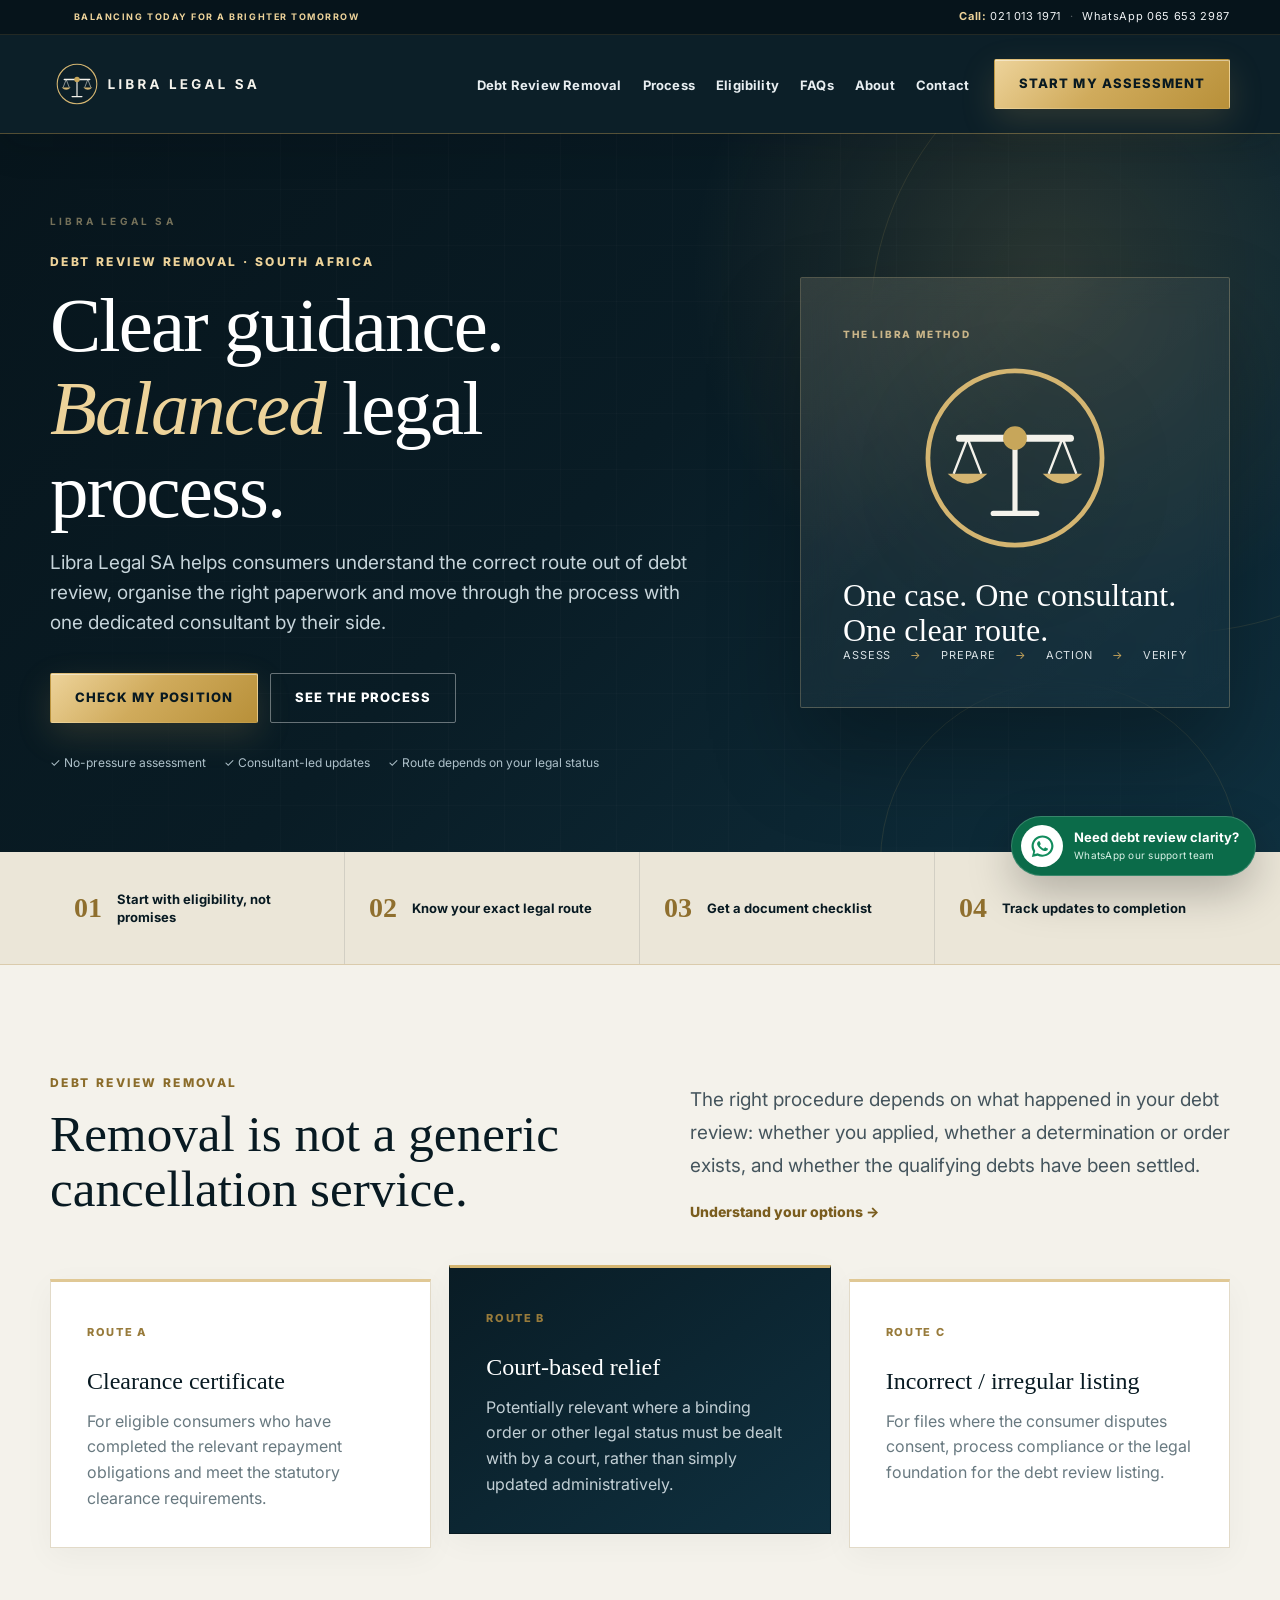
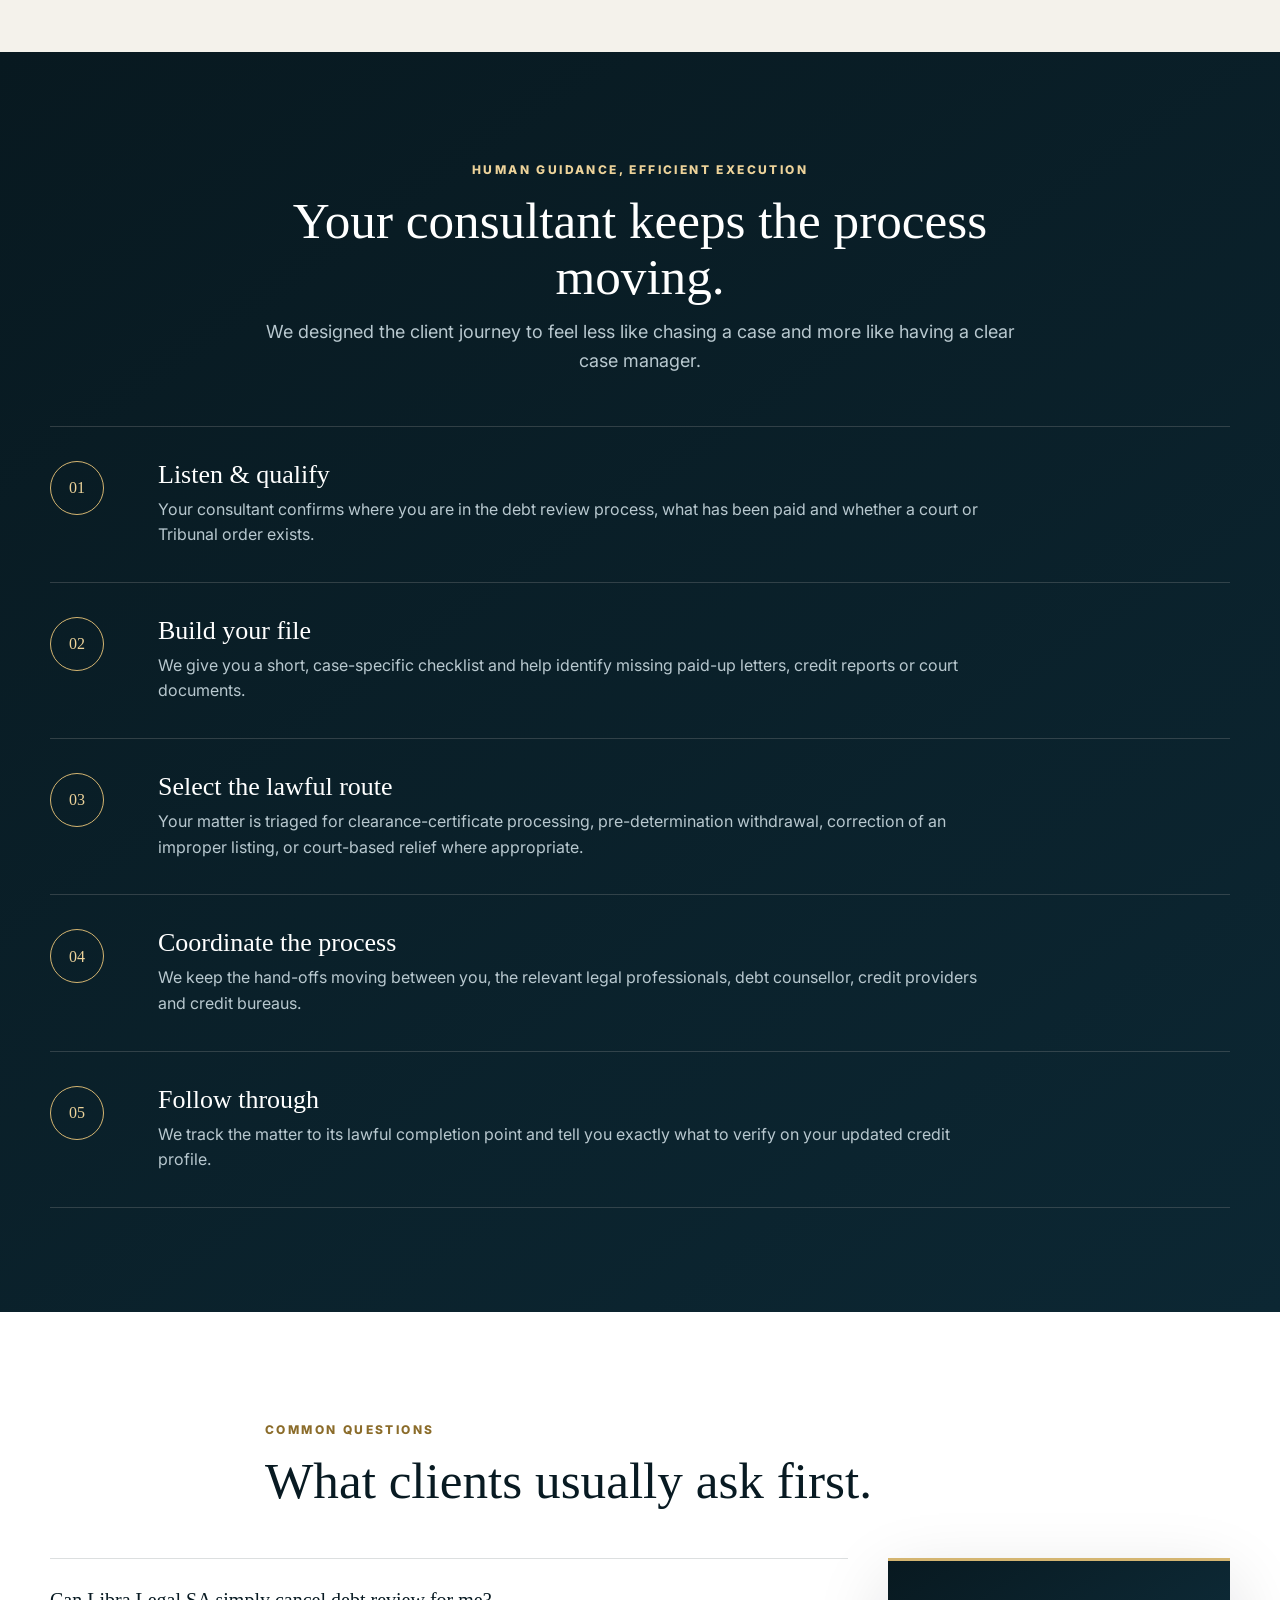
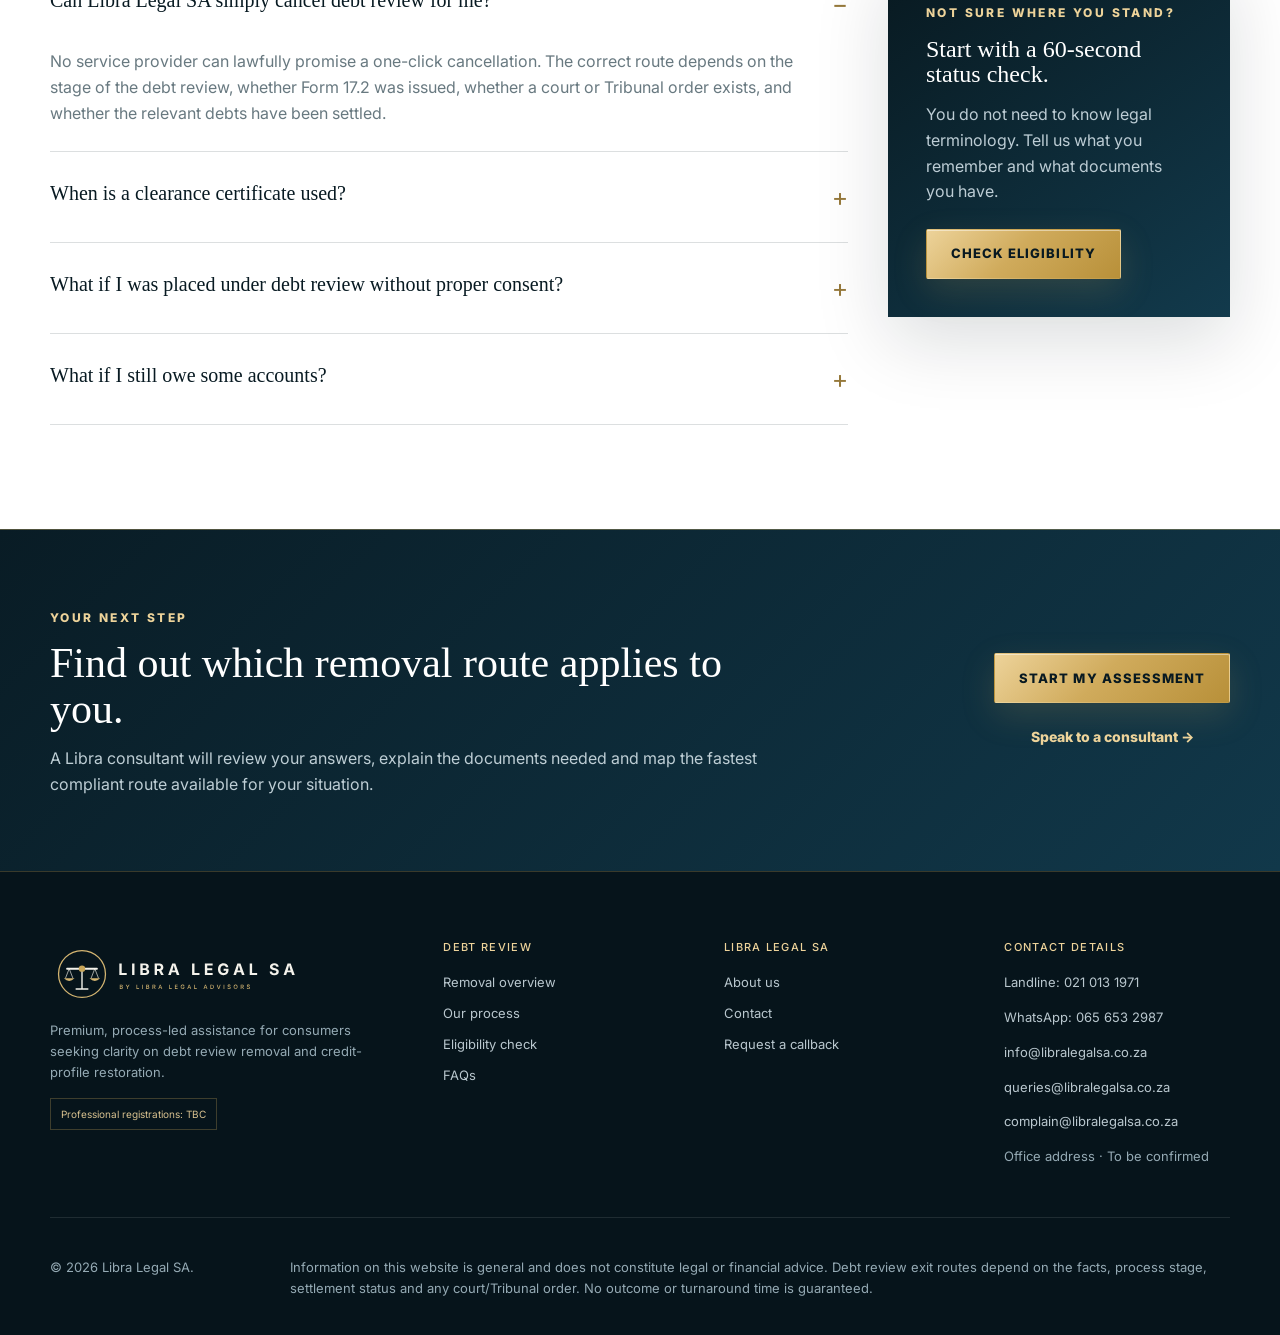
<file: index.html>
<!doctype html><html lang="en"><head><meta charset="utf-8"><meta name="viewport" content="width=device-width,initial-scale=1"><title>Libra Legal SA | Debt Review Removal</title><meta name="description" content="Libra Legal SA helps South African consumers understand and navigate the lawful debt review removal process."><link rel="stylesheet" href="assets/styles.css"><link rel="icon" href="favicon.svg" type="image/svg+xml"><link rel="icon" href="favicon.ico" sizes="any"><link rel="apple-touch-icon" href="apple-touch-icon.png"><meta name="theme-color" content="#081a22"><meta property="og:site_name" content="Libra Legal SA"><meta property="og:type" content="website"><meta property="og:image" content="https://www.libralegalsa.co.za/og-image.png"><meta name="twitter:card" content="summary_large_image"><link rel="preconnect" href="https://fonts.googleapis.com"><link rel="preconnect" href="https://fonts.gstatic.com" crossorigin><link href="https://fonts.googleapis.com/css2?family=Inter:wght@400;500;600;700;800&display=swap" rel="stylesheet"></head><body><header class="site-header"><div class="utility-bar"><div class="shell utility-inner"><span>South Africa · Nationwide assistance</span><span><b>Call:</b> 021 013 1971</span></div></div><div class="shell nav-row"><a href="index.html" class="brand" aria-label="Libra Legal SA home"><svg class="brand-logo" role="img" aria-label="Libra Legal SA" xmlns="http://www.w3.org/2000/svg" viewBox="0 0 474 120"><g transform="translate(60,60) scale(1)"><circle r="44" fill="none" stroke="#d4b571" stroke-width="2.4"/><line x1="-28" y1="-10" x2="28" y2="-10" stroke="#f4f2eb" stroke-width="3.6" stroke-linecap="round"/><path d="M-24 -10 L-31 8 M-24 -10 L-17 8" stroke="#f4f2eb" stroke-width="1.2" fill="none"/><path d="M-34 8 Q-24 18 -14 8 Z" fill="#d4b571"/><path d="M24 -10 L17 8 M24 -10 L31 8" stroke="#f4f2eb" stroke-width="1.2" fill="none"/><path d="M14 8 Q24 18 34 8 Z" fill="#d4b571"/><line x1="0" y1="-10" x2="0" y2="28" stroke="#f4f2eb" stroke-width="2.6"/><line x1="-11" y1="28" x2="11" y2="28" stroke="#f4f2eb" stroke-width="2.6" stroke-linecap="round"/><circle cy="-10" r="6" fill="#c7a65a"/></g><path d="M129.9775390625 71.0H143.8642578125V67.2939453125H134.4453125V49.173828125H129.9775390625ZM158.408203125 49.173828125H153.9404296875V71.0H158.408203125ZM169.36328125 71.0H178.5771484375C183.4990234375 71.0 186.0771484375 68.4365234375 186.0771484375 64.9794921875C186.0771484375 61.7421875 183.7626953125 59.80859375 181.3017578125 59.69140625V59.4716796875C183.54296875 58.9736328125 185.2275390625 57.376953125 185.2275390625 54.7841796875C185.2275390625 51.517578125 182.810546875 49.173828125 178.0205078125 49.173828125H169.36328125ZM173.8310546875 67.3232421875V61.4052734375H177.8154296875C180.056640625 61.4052734375 181.4775390625 62.7236328125 181.4775390625 64.5546875C181.4775390625 66.2099609375 180.3203125 67.3232421875 177.6982421875 67.3232421875ZM173.8310546875 58.34375V52.8212890625H177.44921875C179.5439453125 52.8212890625 180.701171875 53.9052734375 180.701171875 55.501953125C180.701171875 57.259765625 179.2802734375 58.34375 177.361328125 58.34375ZM196.2119140625 71.0H200.6796875V63.20703125H204.1953125L208.35546875 71.0H213.306640625L208.6630859375 62.4892578125C211.1533203125 61.419921875 212.5302734375 59.2666015625 212.5302734375 56.2783203125C212.5302734375 51.986328125 209.6884765625 49.173828125 204.72265625 49.173828125H196.2119140625ZM200.6796875 59.5888671875V52.865234375H203.8876953125C206.626953125 52.865234375 207.916015625 54.0810546875 207.916015625 56.2783203125C207.916015625 58.4609375 206.626953125 59.5888671875 203.90234375 59.5888671875ZM221.654296875 71.0H226.5908203125L228.216796875 65.931640625H235.9658203125L237.650390625 71.0H242.6162109375L234.9697265625 49.173828125H229.1103515625ZM229.330078125 62.4306640625 229.9599609375 60.4677734375C230.619140625 58.2705078125 231.263671875 55.677734375 231.99609375 52.6748046875C232.7578125 55.6484375 233.4462890625 58.2265625 234.1494140625 60.4677734375L234.80859375 62.4306640625ZM266.416015625 71.0H280.302734375V67.2939453125H270.8837890625V49.173828125H266.416015625ZM290.37890625 71.0H305.0126953125V67.2939453125H294.8466796875V61.80078125H304.2216796875V58.1533203125H294.8466796875V52.8798828125H304.9833984375V49.173828125H290.37890625ZM325.26953125 71.29296875C330.748046875 71.29296875 334.6884765625 67.8212890625 334.6884765625 62.09375V59.369140625H325.6064453125V62.767578125H330.3525390625C330.279296875 65.5654296875 328.404296875 67.3232421875 325.298828125 67.3232421875C321.7978515625 67.3232421875 319.5419921875 64.701171875 319.5419921875 60.072265625C319.5419921875 55.443359375 321.87109375 52.8505859375 325.240234375 52.8505859375C327.671875 52.8505859375 329.3125 54.125 329.927734375 56.205078125H334.46875C333.853515625 51.8984375 330.07421875 48.880859375 325.1669921875 48.880859375C319.4248046875 48.880859375 315.0009765625 53.041015625 315.0009765625 60.1162109375C315.0009765625 67.015625 319.146484375 71.29296875 325.26953125 71.29296875ZM343.8564453125 71.0H348.79296875L350.4189453125 65.931640625H358.16796875L359.8525390625 71.0H364.818359375L357.171875 49.173828125H351.3125ZM351.5322265625 62.4306640625 352.162109375 60.4677734375C352.8212890625 58.2705078125 353.4658203125 55.677734375 354.1982421875 52.6748046875C354.9599609375 55.6484375 355.6484375 58.2265625 356.3515625 60.4677734375L357.0107421875 62.4306640625ZM374.513671875 71.0H388.400390625V67.2939453125H378.9814453125V49.173828125H374.513671875ZM420.5791015625 71.322265625C425.8818359375 71.322265625 429.001953125 68.7587890625 429.001953125 64.7890625C429.001953125 61.126953125 426.16015625 59.251953125 422.4833984375 58.40234375L420.505859375 57.9189453125C418.66015625 57.4794921875 417.01953125 56.791015625 417.01953125 55.1650390625C417.01953125 53.7001953125 418.30859375 52.6455078125 420.59375 52.6455078125C422.8349609375 52.6455078125 424.2265625 53.65625 424.3876953125 55.3994140625H428.708984375C428.6357421875 51.5615234375 425.4716796875 48.880859375 420.6376953125 48.880859375C415.8916015625 48.880859375 412.4345703125 51.517578125 412.4345703125 55.4580078125C412.4345703125 58.63671875 414.646484375 60.4970703125 418.337890625 61.390625L420.740234375 61.9912109375C423.11328125 62.5771484375 424.5048828125 63.265625 424.5048828125 64.759765625C424.5048828125 66.4150390625 422.9228515625 67.54296875 420.53515625 67.54296875C418.1181640625 67.54296875 416.345703125 66.4443359375 416.19921875 64.232421875H411.8486328125C411.98046875 68.8759765625 415.3349609375 71.322265625 420.5791015625 71.322265625ZM437.96484375 71.0H442.9013671875L444.52734375 65.931640625H452.2763671875L453.9609375 71.0H458.9267578125L451.2802734375 49.173828125H445.4208984375ZM445.640625 62.4306640625 446.2705078125 60.4677734375C446.9296875 58.2705078125 447.57421875 55.677734375 448.306640625 52.6748046875C449.068359375 55.6484375 449.7568359375 58.2265625 450.4599609375 60.4677734375L451.119140625 62.4306640625Z" fill="#f4f2eb"/></svg></a><button class="menu-button" aria-expanded="false" aria-label="Toggle navigation"><span></span><span></span><span></span></button><nav class="nav-links" aria-label="Primary navigation"><a href="debt-review-removal.html">Debt Review Removal</a><a href="process.html">Process</a><a href="eligibility.html">Eligibility</a><a href="faq.html">FAQs</a><a href="about.html">About</a><a href="contact.html">Contact</a><a href="apply.html" class="button button-gold nav-cta">Start My Assessment</a></nav></div></header><main><section class="hero hero-home"><div class="hero-orbit orbit-one"></div><div class="hero-orbit orbit-two"></div><div class="shell hero-grid"><div class="hero-copy"><span class="eyebrow light">Debt review removal · South Africa</span><h1>Clear guidance.<br><em>Balanced</em> legal process.</h1><p class="hero-lead">Libra Legal SA helps consumers understand the correct route out of debt review, organise the right paperwork and move through the process with one dedicated consultant by their side.</p><div class="hero-actions"><a href="apply.html" class="button button-gold">Check My Position</a><a href="process.html" class="button button-ghost">See the Process</a></div><div class="hero-trust"><span>✓ No-pressure assessment</span><span>✓ Consultant-led updates</span><span>✓ Route depends on your legal status</span></div></div><div class="hero-panel"><div class="balance-card"><span class="mini-label">THE LIBRA METHOD</span><div class="balance-visual" aria-hidden="true"><div class="bv-beam"></div><div class="bv-stem"></div><div class="bv-base"></div><div class="bv-pan left"></div><div class="bv-pan right"></div></div><h2>One case. One consultant. One clear route.</h2><div class="micro-steps"><span>Assess</span><i>→</i><span>Prepare</span><i>→</i><span>Action</span><i>→</i><span>Verify</span></div></div></div></div></section><section class="stats-strip"><div class="shell stats-grid"><div><strong>01</strong><span>Start with eligibility, not promises</span></div><div><strong>02</strong><span>Know your exact legal route</span></div><div><strong>03</strong><span>Get a document checklist</span></div><div><strong>04</strong><span>Track updates to completion</span></div></div></section><section class="section ivory"><div class="shell split-heading"><div><span class="eyebrow">Debt review removal</span><h2>Removal is not a generic cancellation service.</h2></div><div><p class="big-copy">The right procedure depends on what happened in your debt review: whether you applied, whether a determination or order exists, and whether the qualifying debts have been settled.</p><a class="text-link" href="debt-review-removal.html">Understand your options →</a></div></div><div class="shell route-grid"><article class="route-card"><span>Route A</span><h3>Clearance certificate</h3><p>For eligible consumers who have completed the relevant repayment obligations and meet the statutory clearance requirements.</p></article><article class="route-card featured"><span>Route B</span><h3>Court-based relief</h3><p>Potentially relevant where a binding order or other legal status must be dealt with by a court, rather than simply updated administratively.</p></article><article class="route-card"><span>Route C</span><h3>Incorrect / irregular listing</h3><p>For files where the consumer disputes consent, process compliance or the legal foundation for the debt review listing.</p></article></div></section><section class="section dark-section"><div class="shell section-heading centered"><span class="eyebrow light">Human guidance, efficient execution</span><h2>Your consultant keeps the process moving.</h2><p>We designed the client journey to feel less like chasing a case and more like having a clear case manager.</p></div><div class="shell"><div class="journey-list"><article class="journey-step"><div class="journey-num">01</div><div><h3>Listen & qualify</h3><p>Your consultant confirms where you are in the debt review process, what has been paid and whether a court or Tribunal order exists.</p></div></article><article class="journey-step"><div class="journey-num">02</div><div><h3>Build your file</h3><p>We give you a short, case-specific checklist and help identify missing paid-up letters, credit reports or court documents.</p></div></article><article class="journey-step"><div class="journey-num">03</div><div><h3>Select the lawful route</h3><p>Your matter is triaged for clearance-certificate processing, pre-determination withdrawal, correction of an improper listing, or court-based relief where appropriate.</p></div></article><article class="journey-step"><div class="journey-num">04</div><div><h3>Coordinate the process</h3><p>We keep the hand-offs moving between you, the relevant legal professionals, debt counsellor, credit providers and credit bureaus.</p></div></article><article class="journey-step"><div class="journey-num">05</div><div><h3>Follow through</h3><p>We track the matter to its lawful completion point and tell you exactly what to verify on your updated credit profile.</p></div></article></div></div></section><section class="section white"><div class="shell section-heading"><span class="eyebrow">Common questions</span><h2>What clients usually ask first.</h2></div><div class="shell faq-layout"><div class="faq-list"><article class="faq-item is-open"><button aria-expanded="true"><span>Can Libra Legal SA simply cancel debt review for me?</span><span class="faq-symbol">−</span></button><div class="faq-answer"><p>No service provider can lawfully promise a one-click cancellation. The correct route depends on the stage of the debt review, whether Form 17.2 was issued, whether a court or Tribunal order exists, and whether the relevant debts have been settled.</p></div></article><article class="faq-item"><button aria-expanded="false"><span>When is a clearance certificate used?</span><span class="faq-symbol">+</span></button><div class="faq-answer" hidden><p>A section 71 clearance certificate is generally the cleanest route after the qualifying obligations under the debt rearrangement have been discharged. The certificate is issued by the appropriate NCR-registered debt counsellor and is then used to update the credit record.</p></div></article><article class="faq-item"><button aria-expanded="false"><span>What if I was placed under debt review without proper consent?</span><span class="faq-symbol">+</span></button><div class="faq-answer" hidden><p>That is a different legal issue from ordinary completion. We first assess the paperwork and status history. If the listing appears irregular, the matter may require correction, regulatory engagement and/or court relief, depending on the facts.</p></div></article><article class="faq-item"><button aria-expanded="false"><span>What if I still owe some accounts?</span><span class="faq-symbol">+</span></button><div class="faq-answer" hidden><p>You may not qualify for the ordinary clearance-certificate route yet. Depending on the stage of the matter and any order already granted, a court-based route may be considered. Eligibility must be assessed individually.</p></div></article></div><aside class="advisor-card"><span class="eyebrow light">Not sure where you stand?</span><h3>Start with a 60-second status check.</h3><p>You do not need to know legal terminology. Tell us what you remember and what documents you have.</p><a href="eligibility.html" class="button button-gold">Check Eligibility</a></aside></div></section><section class="cta-band"><div class="shell cta-grid"><div><span class="eyebrow light">Your next step</span><h2>Find out which removal route applies to you.</h2><p>A Libra consultant will review your answers, explain the documents needed and map the fastest compliant route available for your situation.</p></div><div class="cta-actions"><a href="apply.html" class="button button-gold">Start My Assessment</a><a href="contact.html" class="text-link light-link">Speak to a consultant →</a></div></div></section></main><footer class="site-footer"><div class="shell footer-grid"><div><a href="index.html" class="brand" aria-label="Libra Legal SA home"><svg class="brand-logo brand-logo-endorsed" role="img" aria-label="Libra Legal SA by libra legal advisors" xmlns="http://www.w3.org/2000/svg" viewBox="0 0 474 120"><g transform="translate(60,60) scale(1)"><circle r="44" fill="none" stroke="#d4b571" stroke-width="2.4"/><line x1="-28" y1="-10" x2="28" y2="-10" stroke="#f4f2eb" stroke-width="3.6" stroke-linecap="round"/><path d="M-24 -10 L-31 8 M-24 -10 L-17 8" stroke="#f4f2eb" stroke-width="1.2" fill="none"/><path d="M-34 8 Q-24 18 -14 8 Z" fill="#d4b571"/><path d="M24 -10 L17 8 M24 -10 L31 8" stroke="#f4f2eb" stroke-width="1.2" fill="none"/><path d="M14 8 Q24 18 34 8 Z" fill="#d4b571"/><line x1="0" y1="-10" x2="0" y2="28" stroke="#f4f2eb" stroke-width="2.6"/><line x1="-11" y1="28" x2="11" y2="28" stroke="#f4f2eb" stroke-width="2.6" stroke-linecap="round"/><circle cy="-10" r="6" fill="#c7a65a"/></g><path d="M129.9775390625 62.0H143.8642578125V58.2939453125H134.4453125V40.173828125H129.9775390625ZM158.408203125 40.173828125H153.9404296875V62.0H158.408203125ZM169.36328125 62.0H178.5771484375C183.4990234375 62.0 186.0771484375 59.4365234375 186.0771484375 55.9794921875C186.0771484375 52.7421875 183.7626953125 50.80859375 181.3017578125 50.69140625V50.4716796875C183.54296875 49.9736328125 185.2275390625 48.376953125 185.2275390625 45.7841796875C185.2275390625 42.517578125 182.810546875 40.173828125 178.0205078125 40.173828125H169.36328125ZM173.8310546875 58.3232421875V52.4052734375H177.8154296875C180.056640625 52.4052734375 181.4775390625 53.7236328125 181.4775390625 55.5546875C181.4775390625 57.2099609375 180.3203125 58.3232421875 177.6982421875 58.3232421875ZM173.8310546875 49.34375V43.8212890625H177.44921875C179.5439453125 43.8212890625 180.701171875 44.9052734375 180.701171875 46.501953125C180.701171875 48.259765625 179.2802734375 49.34375 177.361328125 49.34375ZM196.2119140625 62.0H200.6796875V54.20703125H204.1953125L208.35546875 62.0H213.306640625L208.6630859375 53.4892578125C211.1533203125 52.419921875 212.5302734375 50.2666015625 212.5302734375 47.2783203125C212.5302734375 42.986328125 209.6884765625 40.173828125 204.72265625 40.173828125H196.2119140625ZM200.6796875 50.5888671875V43.865234375H203.8876953125C206.626953125 43.865234375 207.916015625 45.0810546875 207.916015625 47.2783203125C207.916015625 49.4609375 206.626953125 50.5888671875 203.90234375 50.5888671875ZM221.654296875 62.0H226.5908203125L228.216796875 56.931640625H235.9658203125L237.650390625 62.0H242.6162109375L234.9697265625 40.173828125H229.1103515625ZM229.330078125 53.4306640625 229.9599609375 51.4677734375C230.619140625 49.2705078125 231.263671875 46.677734375 231.99609375 43.6748046875C232.7578125 46.6484375 233.4462890625 49.2265625 234.1494140625 51.4677734375L234.80859375 53.4306640625ZM266.416015625 62.0H280.302734375V58.2939453125H270.8837890625V40.173828125H266.416015625ZM290.37890625 62.0H305.0126953125V58.2939453125H294.8466796875V52.80078125H304.2216796875V49.1533203125H294.8466796875V43.8798828125H304.9833984375V40.173828125H290.37890625ZM325.26953125 62.29296875C330.748046875 62.29296875 334.6884765625 58.8212890625 334.6884765625 53.09375V50.369140625H325.6064453125V53.767578125H330.3525390625C330.279296875 56.5654296875 328.404296875 58.3232421875 325.298828125 58.3232421875C321.7978515625 58.3232421875 319.5419921875 55.701171875 319.5419921875 51.072265625C319.5419921875 46.443359375 321.87109375 43.8505859375 325.240234375 43.8505859375C327.671875 43.8505859375 329.3125 45.125 329.927734375 47.205078125H334.46875C333.853515625 42.8984375 330.07421875 39.880859375 325.1669921875 39.880859375C319.4248046875 39.880859375 315.0009765625 44.041015625 315.0009765625 51.1162109375C315.0009765625 58.015625 319.146484375 62.29296875 325.26953125 62.29296875ZM343.8564453125 62.0H348.79296875L350.4189453125 56.931640625H358.16796875L359.8525390625 62.0H364.818359375L357.171875 40.173828125H351.3125ZM351.5322265625 53.4306640625 352.162109375 51.4677734375C352.8212890625 49.2705078125 353.4658203125 46.677734375 354.1982421875 43.6748046875C354.9599609375 46.6484375 355.6484375 49.2265625 356.3515625 51.4677734375L357.0107421875 53.4306640625ZM374.513671875 62.0H388.400390625V58.2939453125H378.9814453125V40.173828125H374.513671875ZM420.5791015625 62.322265625C425.8818359375 62.322265625 429.001953125 59.7587890625 429.001953125 55.7890625C429.001953125 52.126953125 426.16015625 50.251953125 422.4833984375 49.40234375L420.505859375 48.9189453125C418.66015625 48.4794921875 417.01953125 47.791015625 417.01953125 46.1650390625C417.01953125 44.7001953125 418.30859375 43.6455078125 420.59375 43.6455078125C422.8349609375 43.6455078125 424.2265625 44.65625 424.3876953125 46.3994140625H428.708984375C428.6357421875 42.5615234375 425.4716796875 39.880859375 420.6376953125 39.880859375C415.8916015625 39.880859375 412.4345703125 42.517578125 412.4345703125 46.4580078125C412.4345703125 49.63671875 414.646484375 51.4970703125 418.337890625 52.390625L420.740234375 52.9912109375C423.11328125 53.5771484375 424.5048828125 54.265625 424.5048828125 55.759765625C424.5048828125 57.4150390625 422.9228515625 58.54296875 420.53515625 58.54296875C418.1181640625 58.54296875 416.345703125 57.4443359375 416.19921875 55.232421875H411.8486328125C411.98046875 59.8759765625 415.3349609375 62.322265625 420.5791015625 62.322265625ZM437.96484375 62.0H442.9013671875L444.52734375 56.931640625H452.2763671875L453.9609375 62.0H458.9267578125L451.2802734375 40.173828125H445.4208984375ZM445.640625 53.4306640625 446.2705078125 51.4677734375C446.9296875 49.2705078125 447.57421875 46.677734375 448.306640625 43.6748046875C449.068359375 46.6484375 449.7568359375 49.2265625 450.4599609375 51.4677734375L451.119140625 53.4306640625Z" fill="#f4f2eb"/><path d="M130.88623046875 88.0H133.9638671875C135.822265625 88.0 136.66552734375 87.07080078125 136.66552734375 85.8408203125C136.66552734375 84.61083984375 135.80078125 83.91259765625 135.00048828125 83.86962890625V83.7890625C135.74169921875 83.6064453125 136.35400390625 83.09619140625 136.35400390625 82.09716796875C136.35400390625 80.91552734375 135.5322265625 79.9970703125 133.8349609375 79.9970703125H130.88623046875ZM132.11083984375 86.947265625V84.40673828125H133.888671875C134.8447265625 84.40673828125 135.45166015625 85.0244140625 135.45166015625 85.78173828125C135.45166015625 86.44775390625 134.98974609375 86.947265625 133.84033203125 86.947265625ZM132.11083984375 83.46142578125V81.04443359375H133.7490234375C134.69970703125 81.04443359375 135.15087890625 81.5439453125 135.15087890625 82.19921875C135.15087890625 82.96728515625 134.52783203125 83.46142578125 133.716796875 83.46142578125ZM144.94677734375 88.0H146.17138671875V84.81494140625L149.109375 79.9970703125H147.68603515625L146.1982421875 82.54833984375C145.9619140625 82.951171875 145.7685546875 83.31103515625 145.56982421875 83.79443359375C145.37109375 83.32177734375 145.177734375 82.96728515625 144.9306640625 82.54833984375L143.4267578125 79.9970703125H141.998046875L144.94677734375 84.81494140625ZM162.2021484375 88.0H167.05224609375V86.947265625H163.4267578125V79.9970703125H162.2021484375ZM174.146484375 79.9970703125H172.921875V88.0H174.146484375ZM180.4189453125 88.0H183.49658203125C185.35498046875 88.0 186.1982421875 87.07080078125 186.1982421875 85.8408203125C186.1982421875 84.61083984375 185.33349609375 83.91259765625 184.533203125 83.86962890625V83.7890625C185.2744140625 83.6064453125 185.88671875 83.09619140625 185.88671875 82.09716796875C185.88671875 80.91552734375 185.06494140625 79.9970703125 183.36767578125 79.9970703125H180.4189453125ZM181.6435546875 86.947265625V84.40673828125H183.42138671875C184.37744140625 84.40673828125 184.984375 85.0244140625 184.984375 85.78173828125C184.984375 86.44775390625 184.5224609375 86.947265625 183.373046875 86.947265625ZM181.6435546875 83.46142578125V81.04443359375H183.28173828125C184.232421875 81.04443359375 184.68359375 81.5439453125 184.68359375 82.19921875C184.68359375 82.96728515625 184.060546875 83.46142578125 183.24951171875 83.46142578125ZM192.14306640625 88.0H193.36767578125V84.97607421875H195.00048828125C195.02197265625 84.97607421875 195.048828125 84.97607421875 195.0703125 84.97607421875L196.6923828125 88.0H198.08349609375L196.32177734375 84.7666015625C197.2939453125 84.4013671875 197.78271484375 83.5849609375 197.78271484375 82.5107421875C197.78271484375 81.03369140625 196.8642578125 79.9970703125 195.01123046875 79.9970703125H192.14306640625ZM193.36767578125 83.9287109375V81.04443359375H194.87158203125C196.05322265625 81.04443359375 196.5419921875 81.6083984375 196.5419921875 82.5107421875C196.5419921875 83.40771484375 196.05322265625 83.9287109375 194.88232421875 83.9287109375ZM203.158203125 88.0H204.48486328125L205.19921875 85.88916015625H208.3466796875L209.08251953125 88.0H210.4091796875L207.5087890625 79.9970703125H206.0048828125ZM205.54833984375 84.86865234375 205.994140625 83.54736328125C206.19287109375 82.93505859375 206.43994140625 82.1025390625 206.75146484375 80.95849609375C207.068359375 82.091796875 207.31005859375 82.908203125 207.52490234375 83.54736328125L207.98681640625 84.86865234375ZM223.501953125 88.0H228.35205078125V86.947265625H224.7265625V79.9970703125H223.501953125ZM234.2216796875 88.0H239.2919921875V86.947265625H235.4462890625V84.48193359375H238.9912109375V83.4345703125H235.4462890625V81.0498046875H239.259765625V79.9970703125H234.2216796875ZM248.71728515625 88.107421875C250.65625 88.107421875 252.05810546875 86.83984375 252.05810546875 84.81494140625V83.896484375H248.89990234375V84.90625H250.8603515625C250.83349609375 86.1845703125 249.990234375 86.990234375 248.72265625 86.990234375C247.31005859375 86.990234375 246.28955078125 85.9267578125 246.28955078125 83.99853515625C246.28955078125 82.06494140625 247.326171875 81.0068359375 248.67431640625 81.0068359375C249.72705078125 81.0068359375 250.44140625 81.59228515625 250.7314453125 82.52685546875H251.98828125C251.7197265625 80.96923828125 250.3876953125 79.8896484375 248.66357421875 79.8896484375C246.59033203125 79.8896484375 245.07568359375 81.447265625 245.07568359375 84.00390625C245.07568359375 86.53369140625 246.5419921875 88.107421875 248.71728515625 88.107421875ZM257.4658203125 88.0H258.79248046875L259.5068359375 85.88916015625H262.654296875L263.39013671875 88.0H264.716796875L261.81640625 79.9970703125H260.3125ZM259.85595703125 84.86865234375 260.3017578125 83.54736328125C260.50048828125 82.93505859375 260.74755859375 82.1025390625 261.05908203125 80.95849609375C261.3759765625 82.091796875 261.61767578125 82.908203125 261.83251953125 83.54736328125L262.29443359375 84.86865234375ZM270.376953125 88.0H275.22705078125V86.947265625H271.6015625V79.9970703125H270.376953125ZM287.9169921875 88.0H289.24365234375L289.9580078125 85.88916015625H293.10546875L293.84130859375 88.0H295.16796875L292.267578125 79.9970703125H290.763671875ZM290.30712890625 84.86865234375 290.7529296875 83.54736328125C290.95166015625 82.93505859375 291.19873046875 82.1025390625 291.51025390625 80.95849609375C291.8271484375 82.091796875 292.06884765625 82.908203125 292.28369140625 83.54736328125L292.74560546875 84.86865234375ZM303.43310546875 88.0C305.8662109375 88.0 307.27880859375 86.49072265625 307.27880859375 83.98779296875C307.27880859375 81.5009765625 305.8662109375 79.9970703125 303.50830078125 79.9970703125H300.828125V88.0ZM302.052734375 86.92578125V81.0712890625H303.427734375C305.17333984375 81.0712890625 306.07568359375 82.10791015625 306.07568359375 83.98779296875C306.07568359375 85.8837890625 305.17333984375 86.92578125 303.36328125 86.92578125ZM315.54931640625 88.0H317.0478515625L319.9052734375 79.9970703125H318.57861328125L317.06396484375 84.44970703125C316.865234375 85.056640625 316.6181640625 85.87841796875 316.306640625 87.01708984375C315.98974609375 85.89990234375 315.7373046875 85.056640625 315.533203125 84.44970703125L313.9755859375 79.9970703125H312.654296875ZM326.7900390625 79.9970703125H325.5654296875V88.0H326.7900390625ZM335.748046875 88.13427734375C337.6279296875 88.13427734375 338.712890625 87.14599609375 338.712890625 85.787109375C338.712890625 84.34228515625 337.42919921875 83.79443359375 336.40869140625 83.53125L335.6298828125 83.3271484375C335.017578125 83.166015625 334.1904296875 82.88134765625 334.1904296875 82.1240234375C334.1904296875 81.447265625 334.802734375 80.953125 335.77490234375 80.953125C336.6826171875 80.953125 337.33251953125 81.3720703125 337.4130859375 82.1025390625H338.60546875C338.56787109375 80.82958984375 337.4453125 79.8896484375 335.8017578125 79.8896484375C334.1904296875 79.8896484375 332.9658203125 80.80810546875 332.9658203125 82.19384765625C332.9658203125 83.28955078125 333.7392578125 83.9609375 335.0498046875 84.31005859375L335.984375 84.56787109375C336.84375 84.798828125 337.50439453125 85.07275390625 337.50439453125 85.77099609375C337.50439453125 86.54443359375 336.7578125 87.06005859375 335.74267578125 87.06005859375C334.81884765625 87.06005859375 334.04541015625 86.65185546875 333.9755859375 85.7763671875H332.74560546875C332.82080078125 87.2373046875 333.94873046875 88.13427734375 335.748046875 88.13427734375ZM348.00390625 88.107421875C350.0771484375 88.107421875 351.60791015625 86.560546875 351.60791015625 84.00390625C351.60791015625 81.4365234375 350.0771484375 79.8896484375 348.00390625 79.8896484375C345.92529296875 79.8896484375 344.38916015625 81.4365234375 344.38916015625 84.00390625C344.38916015625 86.560546875 345.92529296875 88.107421875 348.00390625 88.107421875ZM348.00390625 86.990234375C346.62890625 86.990234375 345.60302734375 85.9375 345.60302734375 84.00390625C345.60302734375 82.06494140625 346.62890625 81.0068359375 348.00390625 81.0068359375C349.3681640625 81.0068359375 350.39404296875 82.0595703125 350.39404296875 84.00390625C350.39404296875 85.9375 349.3681640625 86.990234375 348.00390625 86.990234375ZM357.60107421875 88.0H358.82568359375V84.97607421875H360.45849609375C360.47998046875 84.97607421875 360.5068359375 84.97607421875 360.5283203125 84.97607421875L362.150390625 88.0H363.54150390625L361.77978515625 84.7666015625C362.751953125 84.4013671875 363.24072265625 83.5849609375 363.24072265625 82.5107421875C363.24072265625 81.03369140625 362.322265625 79.9970703125 360.46923828125 79.9970703125H357.60107421875ZM358.82568359375 83.9287109375V81.04443359375H360.32958984375C361.51123046875 81.04443359375 362.0 81.6083984375 362.0 82.5107421875C362.0 83.40771484375 361.51123046875 83.9287109375 360.34033203125 83.9287109375ZM371.9140625 88.13427734375C373.7939453125 88.13427734375 374.87890625 87.14599609375 374.87890625 85.787109375C374.87890625 84.34228515625 373.59521484375 83.79443359375 372.57470703125 83.53125L371.7958984375 83.3271484375C371.18359375 83.166015625 370.3564453125 82.88134765625 370.3564453125 82.1240234375C370.3564453125 81.447265625 370.96875 80.953125 371.94091796875 80.953125C372.8486328125 80.953125 373.49853515625 81.3720703125 373.5791015625 82.1025390625H374.771484375C374.73388671875 80.82958984375 373.611328125 79.8896484375 371.9677734375 79.8896484375C370.3564453125 79.8896484375 369.1318359375 80.80810546875 369.1318359375 82.19384765625C369.1318359375 83.28955078125 369.9052734375 83.9609375 371.2158203125 84.31005859375L372.150390625 84.56787109375C373.009765625 84.798828125 373.67041015625 85.07275390625 373.67041015625 85.77099609375C373.67041015625 86.54443359375 372.923828125 87.06005859375 371.90869140625 87.06005859375C370.98486328125 87.06005859375 370.21142578125 86.65185546875 370.1416015625 85.7763671875H368.91162109375C368.98681640625 87.2373046875 370.11474609375 88.13427734375 371.9140625 88.13427734375Z" fill="#d4b571"/></svg></a><p class="footer-intro">Premium, process-led assistance for consumers seeking clarity on debt review removal and credit-profile restoration.</p><div class="legal-chip">Professional registrations: TBC</div></div><div><h3>Debt Review</h3><a href="debt-review-removal.html">Removal overview</a><a href="process.html">Our process</a><a href="eligibility.html">Eligibility check</a><a href="faq.html">FAQs</a></div><div><h3>Libra Legal SA</h3><a href="about.html">About us</a><a href="contact.html">Contact</a><a href="apply.html">Request a callback</a></div><div><h3>Default details</h3><p>021 013 1971</p><p>info@libralegalsa.co.za</p><p>Office address · To be confirmed</p></div></div><div class="shell footer-bottom"><p>© 2026 Libra Legal SA.</p><p class="footer-disclaimer">Information on this website is general and does not constitute legal or financial advice. Debt review exit routes depend on the facts, process stage, settlement status and any court/Tribunal order. No outcome or turnaround time is guaranteed.</p></div></footer><script src="assets/site.js"></script></body></html>
</file>
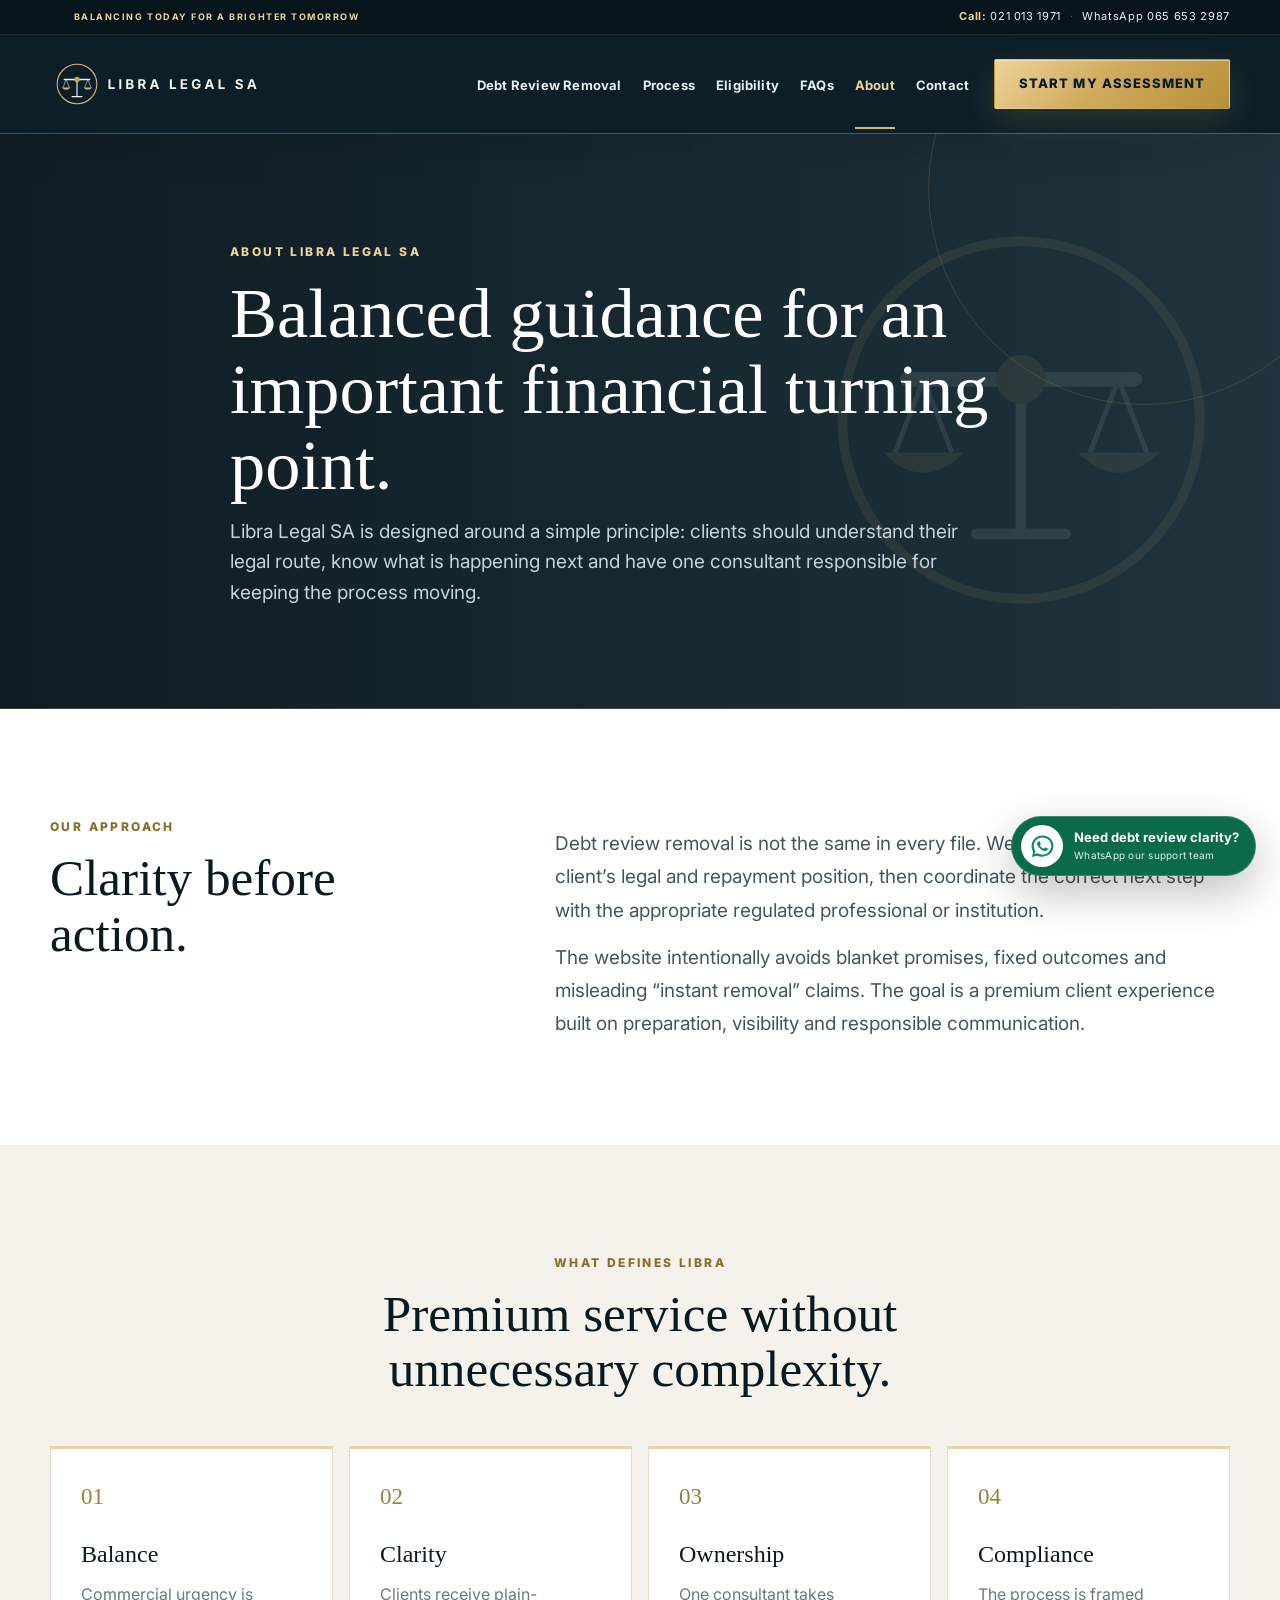
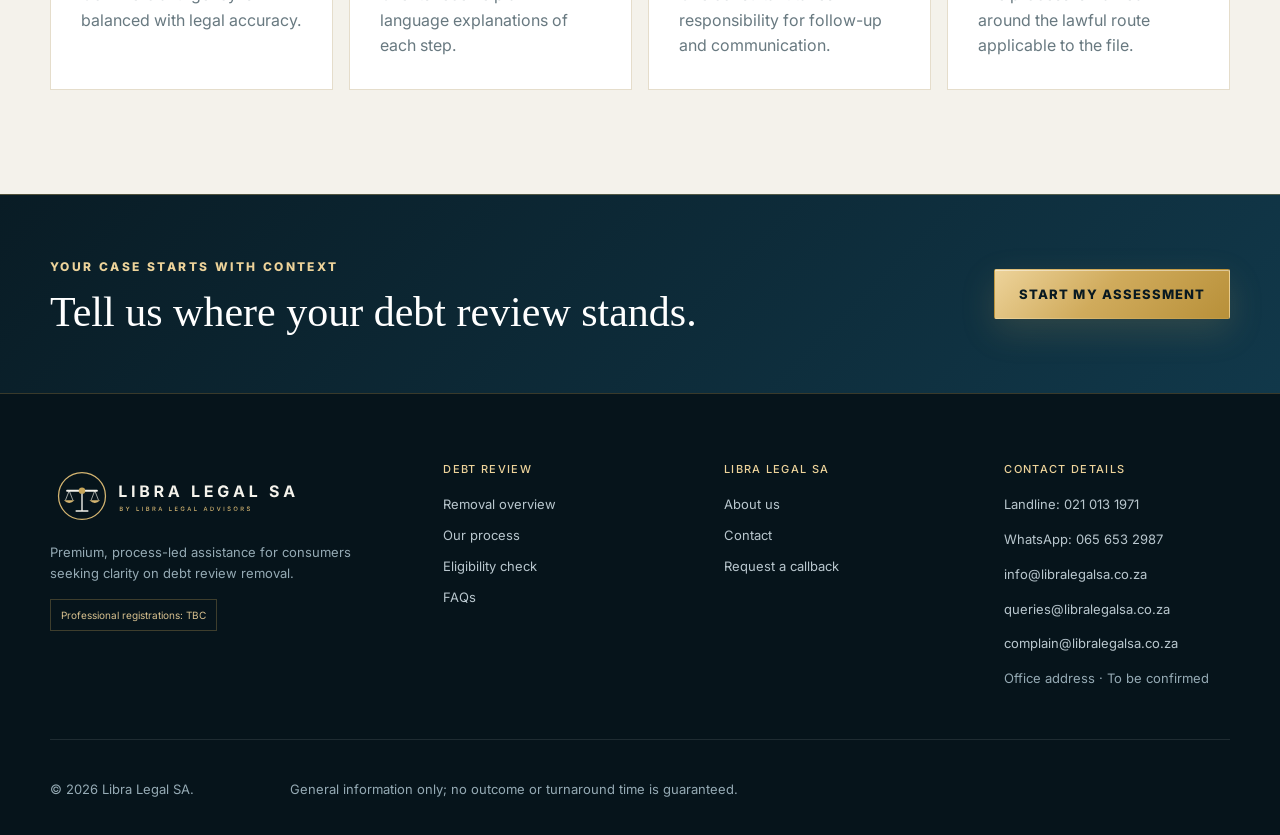
<file: about.html>
<!doctype html><html lang="en"><head><meta charset="utf-8"><meta name="viewport" content="width=device-width,initial-scale=1"><title>About | Libra Legal SA</title><meta name="description" content="About Libra Legal SA and its consultant-led debt review removal approach."><link rel="stylesheet" href="assets/styles.css"><link rel="icon" href="favicon.svg" type="image/svg+xml"><link rel="icon" href="favicon.ico" sizes="any"><link rel="apple-touch-icon" href="apple-touch-icon.png"><meta name="theme-color" content="#081a22"><meta property="og:site_name" content="Libra Legal SA"><meta property="og:type" content="website"><meta property="og:image" content="https://www.libralegalsa.co.za/og-image.png"><meta name="twitter:card" content="summary_large_image"><link rel="preconnect" href="https://fonts.googleapis.com"><link rel="preconnect" href="https://fonts.gstatic.com" crossorigin><link href="https://fonts.googleapis.com/css2?family=Inter:wght@400;500;600;700;800&display=swap" rel="stylesheet"></head><body><header class="site-header"><div class="utility-bar"><div class="shell utility-inner"><span>South Africa · Nationwide assistance</span><span><b>Call:</b> 021 013 1971</span></div></div><div class="shell nav-row"><a href="index.html" class="brand"><svg class="brand-logo" role="img" aria-label="Libra Legal SA" xmlns="http://www.w3.org/2000/svg" viewBox="0 0 474 120"><g transform="translate(60,60) scale(1)"><circle r="44" fill="none" stroke="#d4b571" stroke-width="2.4"/><line x1="-28" y1="-10" x2="28" y2="-10" stroke="#f4f2eb" stroke-width="3.6" stroke-linecap="round"/><path d="M-24 -10 L-31 8 M-24 -10 L-17 8" stroke="#f4f2eb" stroke-width="1.2" fill="none"/><path d="M-34 8 Q-24 18 -14 8 Z" fill="#d4b571"/><path d="M24 -10 L17 8 M24 -10 L31 8" stroke="#f4f2eb" stroke-width="1.2" fill="none"/><path d="M14 8 Q24 18 34 8 Z" fill="#d4b571"/><line x1="0" y1="-10" x2="0" y2="28" stroke="#f4f2eb" stroke-width="2.6"/><line x1="-11" y1="28" x2="11" y2="28" stroke="#f4f2eb" stroke-width="2.6" stroke-linecap="round"/><circle cy="-10" r="6" fill="#c7a65a"/></g><path d="M129.9775390625 71.0H143.8642578125V67.2939453125H134.4453125V49.173828125H129.9775390625ZM158.408203125 49.173828125H153.9404296875V71.0H158.408203125ZM169.36328125 71.0H178.5771484375C183.4990234375 71.0 186.0771484375 68.4365234375 186.0771484375 64.9794921875C186.0771484375 61.7421875 183.7626953125 59.80859375 181.3017578125 59.69140625V59.4716796875C183.54296875 58.9736328125 185.2275390625 57.376953125 185.2275390625 54.7841796875C185.2275390625 51.517578125 182.810546875 49.173828125 178.0205078125 49.173828125H169.36328125ZM173.8310546875 67.3232421875V61.4052734375H177.8154296875C180.056640625 61.4052734375 181.4775390625 62.7236328125 181.4775390625 64.5546875C181.4775390625 66.2099609375 180.3203125 67.3232421875 177.6982421875 67.3232421875ZM173.8310546875 58.34375V52.8212890625H177.44921875C179.5439453125 52.8212890625 180.701171875 53.9052734375 180.701171875 55.501953125C180.701171875 57.259765625 179.2802734375 58.34375 177.361328125 58.34375ZM196.2119140625 71.0H200.6796875V63.20703125H204.1953125L208.35546875 71.0H213.306640625L208.6630859375 62.4892578125C211.1533203125 61.419921875 212.5302734375 59.2666015625 212.5302734375 56.2783203125C212.5302734375 51.986328125 209.6884765625 49.173828125 204.72265625 49.173828125H196.2119140625ZM200.6796875 59.5888671875V52.865234375H203.8876953125C206.626953125 52.865234375 207.916015625 54.0810546875 207.916015625 56.2783203125C207.916015625 58.4609375 206.626953125 59.5888671875 203.90234375 59.5888671875ZM221.654296875 71.0H226.5908203125L228.216796875 65.931640625H235.9658203125L237.650390625 71.0H242.6162109375L234.9697265625 49.173828125H229.1103515625ZM229.330078125 62.4306640625 229.9599609375 60.4677734375C230.619140625 58.2705078125 231.263671875 55.677734375 231.99609375 52.6748046875C232.7578125 55.6484375 233.4462890625 58.2265625 234.1494140625 60.4677734375L234.80859375 62.4306640625ZM266.416015625 71.0H280.302734375V67.2939453125H270.8837890625V49.173828125H266.416015625ZM290.37890625 71.0H305.0126953125V67.2939453125H294.8466796875V61.80078125H304.2216796875V58.1533203125H294.8466796875V52.8798828125H304.9833984375V49.173828125H290.37890625ZM325.26953125 71.29296875C330.748046875 71.29296875 334.6884765625 67.8212890625 334.6884765625 62.09375V59.369140625H325.6064453125V62.767578125H330.3525390625C330.279296875 65.5654296875 328.404296875 67.3232421875 325.298828125 67.3232421875C321.7978515625 67.3232421875 319.5419921875 64.701171875 319.5419921875 60.072265625C319.5419921875 55.443359375 321.87109375 52.8505859375 325.240234375 52.8505859375C327.671875 52.8505859375 329.3125 54.125 329.927734375 56.205078125H334.46875C333.853515625 51.8984375 330.07421875 48.880859375 325.1669921875 48.880859375C319.4248046875 48.880859375 315.0009765625 53.041015625 315.0009765625 60.1162109375C315.0009765625 67.015625 319.146484375 71.29296875 325.26953125 71.29296875ZM343.8564453125 71.0H348.79296875L350.4189453125 65.931640625H358.16796875L359.8525390625 71.0H364.818359375L357.171875 49.173828125H351.3125ZM351.5322265625 62.4306640625 352.162109375 60.4677734375C352.8212890625 58.2705078125 353.4658203125 55.677734375 354.1982421875 52.6748046875C354.9599609375 55.6484375 355.6484375 58.2265625 356.3515625 60.4677734375L357.0107421875 62.4306640625ZM374.513671875 71.0H388.400390625V67.2939453125H378.9814453125V49.173828125H374.513671875ZM420.5791015625 71.322265625C425.8818359375 71.322265625 429.001953125 68.7587890625 429.001953125 64.7890625C429.001953125 61.126953125 426.16015625 59.251953125 422.4833984375 58.40234375L420.505859375 57.9189453125C418.66015625 57.4794921875 417.01953125 56.791015625 417.01953125 55.1650390625C417.01953125 53.7001953125 418.30859375 52.6455078125 420.59375 52.6455078125C422.8349609375 52.6455078125 424.2265625 53.65625 424.3876953125 55.3994140625H428.708984375C428.6357421875 51.5615234375 425.4716796875 48.880859375 420.6376953125 48.880859375C415.8916015625 48.880859375 412.4345703125 51.517578125 412.4345703125 55.4580078125C412.4345703125 58.63671875 414.646484375 60.4970703125 418.337890625 61.390625L420.740234375 61.9912109375C423.11328125 62.5771484375 424.5048828125 63.265625 424.5048828125 64.759765625C424.5048828125 66.4150390625 422.9228515625 67.54296875 420.53515625 67.54296875C418.1181640625 67.54296875 416.345703125 66.4443359375 416.19921875 64.232421875H411.8486328125C411.98046875 68.8759765625 415.3349609375 71.322265625 420.5791015625 71.322265625ZM437.96484375 71.0H442.9013671875L444.52734375 65.931640625H452.2763671875L453.9609375 71.0H458.9267578125L451.2802734375 49.173828125H445.4208984375ZM445.640625 62.4306640625 446.2705078125 60.4677734375C446.9296875 58.2705078125 447.57421875 55.677734375 448.306640625 52.6748046875C449.068359375 55.6484375 449.7568359375 58.2265625 450.4599609375 60.4677734375L451.119140625 62.4306640625Z" fill="#f4f2eb"/></svg></a><button class="menu-button" aria-expanded="false" aria-label="Toggle navigation"><span></span><span></span><span></span></button><nav class="nav-links"><a href="debt-review-removal.html">Debt Review Removal</a><a href="process.html">Process</a><a href="eligibility.html">Eligibility</a><a href="faq.html">FAQs</a><a href="about.html" class="active">About</a><a href="contact.html">Contact</a><a href="apply.html" class="button button-gold nav-cta">Start My Assessment</a></nav></div></header><main><section class="page-hero"><div class="shell narrow"><span class="eyebrow light">About Libra Legal SA</span><h1>Balanced guidance for an important financial turning point.</h1><p>Libra Legal SA is designed around a simple principle: clients should understand their legal route, know what is happening next and have one consultant responsible for keeping the process moving.</p></div></section><section class="section white"><div class="shell about-grid"><div><span class="eyebrow">Our approach</span><h2>Clarity before action.</h2></div><div><p class="big-copy">Debt review removal is not the same in every file. We start by establishing the client’s legal and repayment position, then coordinate the correct next step with the appropriate regulated professional or institution.</p><p class="big-copy">The website intentionally avoids blanket promises, fixed outcomes and misleading “instant removal” claims. The goal is a premium client experience built on preparation, visibility and responsible communication.</p></div></div></section><section class="section ivory"><div class="shell section-heading centered"><span class="eyebrow">What defines Libra</span><h2>Premium service without unnecessary complexity.</h2></div><div class="shell values-grid"><article><span>01</span><h3>Balance</h3><p>Commercial urgency is balanced with legal accuracy.</p></article><article><span>02</span><h3>Clarity</h3><p>Clients receive plain-language explanations of each step.</p></article><article><span>03</span><h3>Ownership</h3><p>One consultant takes responsibility for follow-up and communication.</p></article><article><span>04</span><h3>Compliance</h3><p>The process is framed around the lawful route applicable to the file.</p></article></div></section><section class="cta-band compact"><div class="shell cta-grid"><div><span class="eyebrow light">Your case starts with context</span><h2>Tell us where your debt review stands.</h2></div><div class="cta-actions"><a href="apply.html" class="button button-gold">Start My Assessment</a></div></div></section></main><footer class="site-footer"><div class="shell footer-grid"><div><a href="index.html" class="brand"><svg class="brand-logo brand-logo-endorsed" role="img" aria-label="Libra Legal SA by libra legal advisors" xmlns="http://www.w3.org/2000/svg" viewBox="0 0 474 120"><g transform="translate(60,60) scale(1)"><circle r="44" fill="none" stroke="#d4b571" stroke-width="2.4"/><line x1="-28" y1="-10" x2="28" y2="-10" stroke="#f4f2eb" stroke-width="3.6" stroke-linecap="round"/><path d="M-24 -10 L-31 8 M-24 -10 L-17 8" stroke="#f4f2eb" stroke-width="1.2" fill="none"/><path d="M-34 8 Q-24 18 -14 8 Z" fill="#d4b571"/><path d="M24 -10 L17 8 M24 -10 L31 8" stroke="#f4f2eb" stroke-width="1.2" fill="none"/><path d="M14 8 Q24 18 34 8 Z" fill="#d4b571"/><line x1="0" y1="-10" x2="0" y2="28" stroke="#f4f2eb" stroke-width="2.6"/><line x1="-11" y1="28" x2="11" y2="28" stroke="#f4f2eb" stroke-width="2.6" stroke-linecap="round"/><circle cy="-10" r="6" fill="#c7a65a"/></g><path d="M129.9775390625 62.0H143.8642578125V58.2939453125H134.4453125V40.173828125H129.9775390625ZM158.408203125 40.173828125H153.9404296875V62.0H158.408203125ZM169.36328125 62.0H178.5771484375C183.4990234375 62.0 186.0771484375 59.4365234375 186.0771484375 55.9794921875C186.0771484375 52.7421875 183.7626953125 50.80859375 181.3017578125 50.69140625V50.4716796875C183.54296875 49.9736328125 185.2275390625 48.376953125 185.2275390625 45.7841796875C185.2275390625 42.517578125 182.810546875 40.173828125 178.0205078125 40.173828125H169.36328125ZM173.8310546875 58.3232421875V52.4052734375H177.8154296875C180.056640625 52.4052734375 181.4775390625 53.7236328125 181.4775390625 55.5546875C181.4775390625 57.2099609375 180.3203125 58.3232421875 177.6982421875 58.3232421875ZM173.8310546875 49.34375V43.8212890625H177.44921875C179.5439453125 43.8212890625 180.701171875 44.9052734375 180.701171875 46.501953125C180.701171875 48.259765625 179.2802734375 49.34375 177.361328125 49.34375ZM196.2119140625 62.0H200.6796875V54.20703125H204.1953125L208.35546875 62.0H213.306640625L208.6630859375 53.4892578125C211.1533203125 52.419921875 212.5302734375 50.2666015625 212.5302734375 47.2783203125C212.5302734375 42.986328125 209.6884765625 40.173828125 204.72265625 40.173828125H196.2119140625ZM200.6796875 50.5888671875V43.865234375H203.8876953125C206.626953125 43.865234375 207.916015625 45.0810546875 207.916015625 47.2783203125C207.916015625 49.4609375 206.626953125 50.5888671875 203.90234375 50.5888671875ZM221.654296875 62.0H226.5908203125L228.216796875 56.931640625H235.9658203125L237.650390625 62.0H242.6162109375L234.9697265625 40.173828125H229.1103515625ZM229.330078125 53.4306640625 229.9599609375 51.4677734375C230.619140625 49.2705078125 231.263671875 46.677734375 231.99609375 43.6748046875C232.7578125 46.6484375 233.4462890625 49.2265625 234.1494140625 51.4677734375L234.80859375 53.4306640625ZM266.416015625 62.0H280.302734375V58.2939453125H270.8837890625V40.173828125H266.416015625ZM290.37890625 62.0H305.0126953125V58.2939453125H294.8466796875V52.80078125H304.2216796875V49.1533203125H294.8466796875V43.8798828125H304.9833984375V40.173828125H290.37890625ZM325.26953125 62.29296875C330.748046875 62.29296875 334.6884765625 58.8212890625 334.6884765625 53.09375V50.369140625H325.6064453125V53.767578125H330.3525390625C330.279296875 56.5654296875 328.404296875 58.3232421875 325.298828125 58.3232421875C321.7978515625 58.3232421875 319.5419921875 55.701171875 319.5419921875 51.072265625C319.5419921875 46.443359375 321.87109375 43.8505859375 325.240234375 43.8505859375C327.671875 43.8505859375 329.3125 45.125 329.927734375 47.205078125H334.46875C333.853515625 42.8984375 330.07421875 39.880859375 325.1669921875 39.880859375C319.4248046875 39.880859375 315.0009765625 44.041015625 315.0009765625 51.1162109375C315.0009765625 58.015625 319.146484375 62.29296875 325.26953125 62.29296875ZM343.8564453125 62.0H348.79296875L350.4189453125 56.931640625H358.16796875L359.8525390625 62.0H364.818359375L357.171875 40.173828125H351.3125ZM351.5322265625 53.4306640625 352.162109375 51.4677734375C352.8212890625 49.2705078125 353.4658203125 46.677734375 354.1982421875 43.6748046875C354.9599609375 46.6484375 355.6484375 49.2265625 356.3515625 51.4677734375L357.0107421875 53.4306640625ZM374.513671875 62.0H388.400390625V58.2939453125H378.9814453125V40.173828125H374.513671875ZM420.5791015625 62.322265625C425.8818359375 62.322265625 429.001953125 59.7587890625 429.001953125 55.7890625C429.001953125 52.126953125 426.16015625 50.251953125 422.4833984375 49.40234375L420.505859375 48.9189453125C418.66015625 48.4794921875 417.01953125 47.791015625 417.01953125 46.1650390625C417.01953125 44.7001953125 418.30859375 43.6455078125 420.59375 43.6455078125C422.8349609375 43.6455078125 424.2265625 44.65625 424.3876953125 46.3994140625H428.708984375C428.6357421875 42.5615234375 425.4716796875 39.880859375 420.6376953125 39.880859375C415.8916015625 39.880859375 412.4345703125 42.517578125 412.4345703125 46.4580078125C412.4345703125 49.63671875 414.646484375 51.4970703125 418.337890625 52.390625L420.740234375 52.9912109375C423.11328125 53.5771484375 424.5048828125 54.265625 424.5048828125 55.759765625C424.5048828125 57.4150390625 422.9228515625 58.54296875 420.53515625 58.54296875C418.1181640625 58.54296875 416.345703125 57.4443359375 416.19921875 55.232421875H411.8486328125C411.98046875 59.8759765625 415.3349609375 62.322265625 420.5791015625 62.322265625ZM437.96484375 62.0H442.9013671875L444.52734375 56.931640625H452.2763671875L453.9609375 62.0H458.9267578125L451.2802734375 40.173828125H445.4208984375ZM445.640625 53.4306640625 446.2705078125 51.4677734375C446.9296875 49.2705078125 447.57421875 46.677734375 448.306640625 43.6748046875C449.068359375 46.6484375 449.7568359375 49.2265625 450.4599609375 51.4677734375L451.119140625 53.4306640625Z" fill="#f4f2eb"/><path d="M130.88623046875 88.0H133.9638671875C135.822265625 88.0 136.66552734375 87.07080078125 136.66552734375 85.8408203125C136.66552734375 84.61083984375 135.80078125 83.91259765625 135.00048828125 83.86962890625V83.7890625C135.74169921875 83.6064453125 136.35400390625 83.09619140625 136.35400390625 82.09716796875C136.35400390625 80.91552734375 135.5322265625 79.9970703125 133.8349609375 79.9970703125H130.88623046875ZM132.11083984375 86.947265625V84.40673828125H133.888671875C134.8447265625 84.40673828125 135.45166015625 85.0244140625 135.45166015625 85.78173828125C135.45166015625 86.44775390625 134.98974609375 86.947265625 133.84033203125 86.947265625ZM132.11083984375 83.46142578125V81.04443359375H133.7490234375C134.69970703125 81.04443359375 135.15087890625 81.5439453125 135.15087890625 82.19921875C135.15087890625 82.96728515625 134.52783203125 83.46142578125 133.716796875 83.46142578125ZM144.94677734375 88.0H146.17138671875V84.81494140625L149.109375 79.9970703125H147.68603515625L146.1982421875 82.54833984375C145.9619140625 82.951171875 145.7685546875 83.31103515625 145.56982421875 83.79443359375C145.37109375 83.32177734375 145.177734375 82.96728515625 144.9306640625 82.54833984375L143.4267578125 79.9970703125H141.998046875L144.94677734375 84.81494140625ZM162.2021484375 88.0H167.05224609375V86.947265625H163.4267578125V79.9970703125H162.2021484375ZM174.146484375 79.9970703125H172.921875V88.0H174.146484375ZM180.4189453125 88.0H183.49658203125C185.35498046875 88.0 186.1982421875 87.07080078125 186.1982421875 85.8408203125C186.1982421875 84.61083984375 185.33349609375 83.91259765625 184.533203125 83.86962890625V83.7890625C185.2744140625 83.6064453125 185.88671875 83.09619140625 185.88671875 82.09716796875C185.88671875 80.91552734375 185.06494140625 79.9970703125 183.36767578125 79.9970703125H180.4189453125ZM181.6435546875 86.947265625V84.40673828125H183.42138671875C184.37744140625 84.40673828125 184.984375 85.0244140625 184.984375 85.78173828125C184.984375 86.44775390625 184.5224609375 86.947265625 183.373046875 86.947265625ZM181.6435546875 83.46142578125V81.04443359375H183.28173828125C184.232421875 81.04443359375 184.68359375 81.5439453125 184.68359375 82.19921875C184.68359375 82.96728515625 184.060546875 83.46142578125 183.24951171875 83.46142578125ZM192.14306640625 88.0H193.36767578125V84.97607421875H195.00048828125C195.02197265625 84.97607421875 195.048828125 84.97607421875 195.0703125 84.97607421875L196.6923828125 88.0H198.08349609375L196.32177734375 84.7666015625C197.2939453125 84.4013671875 197.78271484375 83.5849609375 197.78271484375 82.5107421875C197.78271484375 81.03369140625 196.8642578125 79.9970703125 195.01123046875 79.9970703125H192.14306640625ZM193.36767578125 83.9287109375V81.04443359375H194.87158203125C196.05322265625 81.04443359375 196.5419921875 81.6083984375 196.5419921875 82.5107421875C196.5419921875 83.40771484375 196.05322265625 83.9287109375 194.88232421875 83.9287109375ZM203.158203125 88.0H204.48486328125L205.19921875 85.88916015625H208.3466796875L209.08251953125 88.0H210.4091796875L207.5087890625 79.9970703125H206.0048828125ZM205.54833984375 84.86865234375 205.994140625 83.54736328125C206.19287109375 82.93505859375 206.43994140625 82.1025390625 206.75146484375 80.95849609375C207.068359375 82.091796875 207.31005859375 82.908203125 207.52490234375 83.54736328125L207.98681640625 84.86865234375ZM223.501953125 88.0H228.35205078125V86.947265625H224.7265625V79.9970703125H223.501953125ZM234.2216796875 88.0H239.2919921875V86.947265625H235.4462890625V84.48193359375H238.9912109375V83.4345703125H235.4462890625V81.0498046875H239.259765625V79.9970703125H234.2216796875ZM248.71728515625 88.107421875C250.65625 88.107421875 252.05810546875 86.83984375 252.05810546875 84.81494140625V83.896484375H248.89990234375V84.90625H250.8603515625C250.83349609375 86.1845703125 249.990234375 86.990234375 248.72265625 86.990234375C247.31005859375 86.990234375 246.28955078125 85.9267578125 246.28955078125 83.99853515625C246.28955078125 82.06494140625 247.326171875 81.0068359375 248.67431640625 81.0068359375C249.72705078125 81.0068359375 250.44140625 81.59228515625 250.7314453125 82.52685546875H251.98828125C251.7197265625 80.96923828125 250.3876953125 79.8896484375 248.66357421875 79.8896484375C246.59033203125 79.8896484375 245.07568359375 81.447265625 245.07568359375 84.00390625C245.07568359375 86.53369140625 246.5419921875 88.107421875 248.71728515625 88.107421875ZM257.4658203125 88.0H258.79248046875L259.5068359375 85.88916015625H262.654296875L263.39013671875 88.0H264.716796875L261.81640625 79.9970703125H260.3125ZM259.85595703125 84.86865234375 260.3017578125 83.54736328125C260.50048828125 82.93505859375 260.74755859375 82.1025390625 261.05908203125 80.95849609375C261.3759765625 82.091796875 261.61767578125 82.908203125 261.83251953125 83.54736328125L262.29443359375 84.86865234375ZM270.376953125 88.0H275.22705078125V86.947265625H271.6015625V79.9970703125H270.376953125ZM287.9169921875 88.0H289.24365234375L289.9580078125 85.88916015625H293.10546875L293.84130859375 88.0H295.16796875L292.267578125 79.9970703125H290.763671875ZM290.30712890625 84.86865234375 290.7529296875 83.54736328125C290.95166015625 82.93505859375 291.19873046875 82.1025390625 291.51025390625 80.95849609375C291.8271484375 82.091796875 292.06884765625 82.908203125 292.28369140625 83.54736328125L292.74560546875 84.86865234375ZM303.43310546875 88.0C305.8662109375 88.0 307.27880859375 86.49072265625 307.27880859375 83.98779296875C307.27880859375 81.5009765625 305.8662109375 79.9970703125 303.50830078125 79.9970703125H300.828125V88.0ZM302.052734375 86.92578125V81.0712890625H303.427734375C305.17333984375 81.0712890625 306.07568359375 82.10791015625 306.07568359375 83.98779296875C306.07568359375 85.8837890625 305.17333984375 86.92578125 303.36328125 86.92578125ZM315.54931640625 88.0H317.0478515625L319.9052734375 79.9970703125H318.57861328125L317.06396484375 84.44970703125C316.865234375 85.056640625 316.6181640625 85.87841796875 316.306640625 87.01708984375C315.98974609375 85.89990234375 315.7373046875 85.056640625 315.533203125 84.44970703125L313.9755859375 79.9970703125H312.654296875ZM326.7900390625 79.9970703125H325.5654296875V88.0H326.7900390625ZM335.748046875 88.13427734375C337.6279296875 88.13427734375 338.712890625 87.14599609375 338.712890625 85.787109375C338.712890625 84.34228515625 337.42919921875 83.79443359375 336.40869140625 83.53125L335.6298828125 83.3271484375C335.017578125 83.166015625 334.1904296875 82.88134765625 334.1904296875 82.1240234375C334.1904296875 81.447265625 334.802734375 80.953125 335.77490234375 80.953125C336.6826171875 80.953125 337.33251953125 81.3720703125 337.4130859375 82.1025390625H338.60546875C338.56787109375 80.82958984375 337.4453125 79.8896484375 335.8017578125 79.8896484375C334.1904296875 79.8896484375 332.9658203125 80.80810546875 332.9658203125 82.19384765625C332.9658203125 83.28955078125 333.7392578125 83.9609375 335.0498046875 84.31005859375L335.984375 84.56787109375C336.84375 84.798828125 337.50439453125 85.07275390625 337.50439453125 85.77099609375C337.50439453125 86.54443359375 336.7578125 87.06005859375 335.74267578125 87.06005859375C334.81884765625 87.06005859375 334.04541015625 86.65185546875 333.9755859375 85.7763671875H332.74560546875C332.82080078125 87.2373046875 333.94873046875 88.13427734375 335.748046875 88.13427734375ZM348.00390625 88.107421875C350.0771484375 88.107421875 351.60791015625 86.560546875 351.60791015625 84.00390625C351.60791015625 81.4365234375 350.0771484375 79.8896484375 348.00390625 79.8896484375C345.92529296875 79.8896484375 344.38916015625 81.4365234375 344.38916015625 84.00390625C344.38916015625 86.560546875 345.92529296875 88.107421875 348.00390625 88.107421875ZM348.00390625 86.990234375C346.62890625 86.990234375 345.60302734375 85.9375 345.60302734375 84.00390625C345.60302734375 82.06494140625 346.62890625 81.0068359375 348.00390625 81.0068359375C349.3681640625 81.0068359375 350.39404296875 82.0595703125 350.39404296875 84.00390625C350.39404296875 85.9375 349.3681640625 86.990234375 348.00390625 86.990234375ZM357.60107421875 88.0H358.82568359375V84.97607421875H360.45849609375C360.47998046875 84.97607421875 360.5068359375 84.97607421875 360.5283203125 84.97607421875L362.150390625 88.0H363.54150390625L361.77978515625 84.7666015625C362.751953125 84.4013671875 363.24072265625 83.5849609375 363.24072265625 82.5107421875C363.24072265625 81.03369140625 362.322265625 79.9970703125 360.46923828125 79.9970703125H357.60107421875ZM358.82568359375 83.9287109375V81.04443359375H360.32958984375C361.51123046875 81.04443359375 362.0 81.6083984375 362.0 82.5107421875C362.0 83.40771484375 361.51123046875 83.9287109375 360.34033203125 83.9287109375ZM371.9140625 88.13427734375C373.7939453125 88.13427734375 374.87890625 87.14599609375 374.87890625 85.787109375C374.87890625 84.34228515625 373.59521484375 83.79443359375 372.57470703125 83.53125L371.7958984375 83.3271484375C371.18359375 83.166015625 370.3564453125 82.88134765625 370.3564453125 82.1240234375C370.3564453125 81.447265625 370.96875 80.953125 371.94091796875 80.953125C372.8486328125 80.953125 373.49853515625 81.3720703125 373.5791015625 82.1025390625H374.771484375C374.73388671875 80.82958984375 373.611328125 79.8896484375 371.9677734375 79.8896484375C370.3564453125 79.8896484375 369.1318359375 80.80810546875 369.1318359375 82.19384765625C369.1318359375 83.28955078125 369.9052734375 83.9609375 371.2158203125 84.31005859375L372.150390625 84.56787109375C373.009765625 84.798828125 373.67041015625 85.07275390625 373.67041015625 85.77099609375C373.67041015625 86.54443359375 372.923828125 87.06005859375 371.90869140625 87.06005859375C370.98486328125 87.06005859375 370.21142578125 86.65185546875 370.1416015625 85.7763671875H368.91162109375C368.98681640625 87.2373046875 370.11474609375 88.13427734375 371.9140625 88.13427734375Z" fill="#d4b571"/></svg></a><p class="footer-intro">Premium, process-led assistance for consumers seeking clarity on debt review removal.</p><div class="legal-chip">Professional registrations: TBC</div></div><div><h3>Debt Review</h3><a href="debt-review-removal.html">Removal overview</a><a href="process.html">Our process</a><a href="eligibility.html">Eligibility check</a><a href="faq.html">FAQs</a></div><div><h3>Libra Legal SA</h3><a href="about.html">About us</a><a href="contact.html">Contact</a><a href="apply.html">Request a callback</a></div><div><h3>Default details</h3><p>021 013 1971</p><p>info@libralegalsa.co.za</p></div></div><div class="shell footer-bottom"><p>© 2026 Libra Legal SA.</p><p class="footer-disclaimer">General information only; no outcome or turnaround time is guaranteed.</p></div></footer><script src="assets/site.js"></script></body></html>
</file>
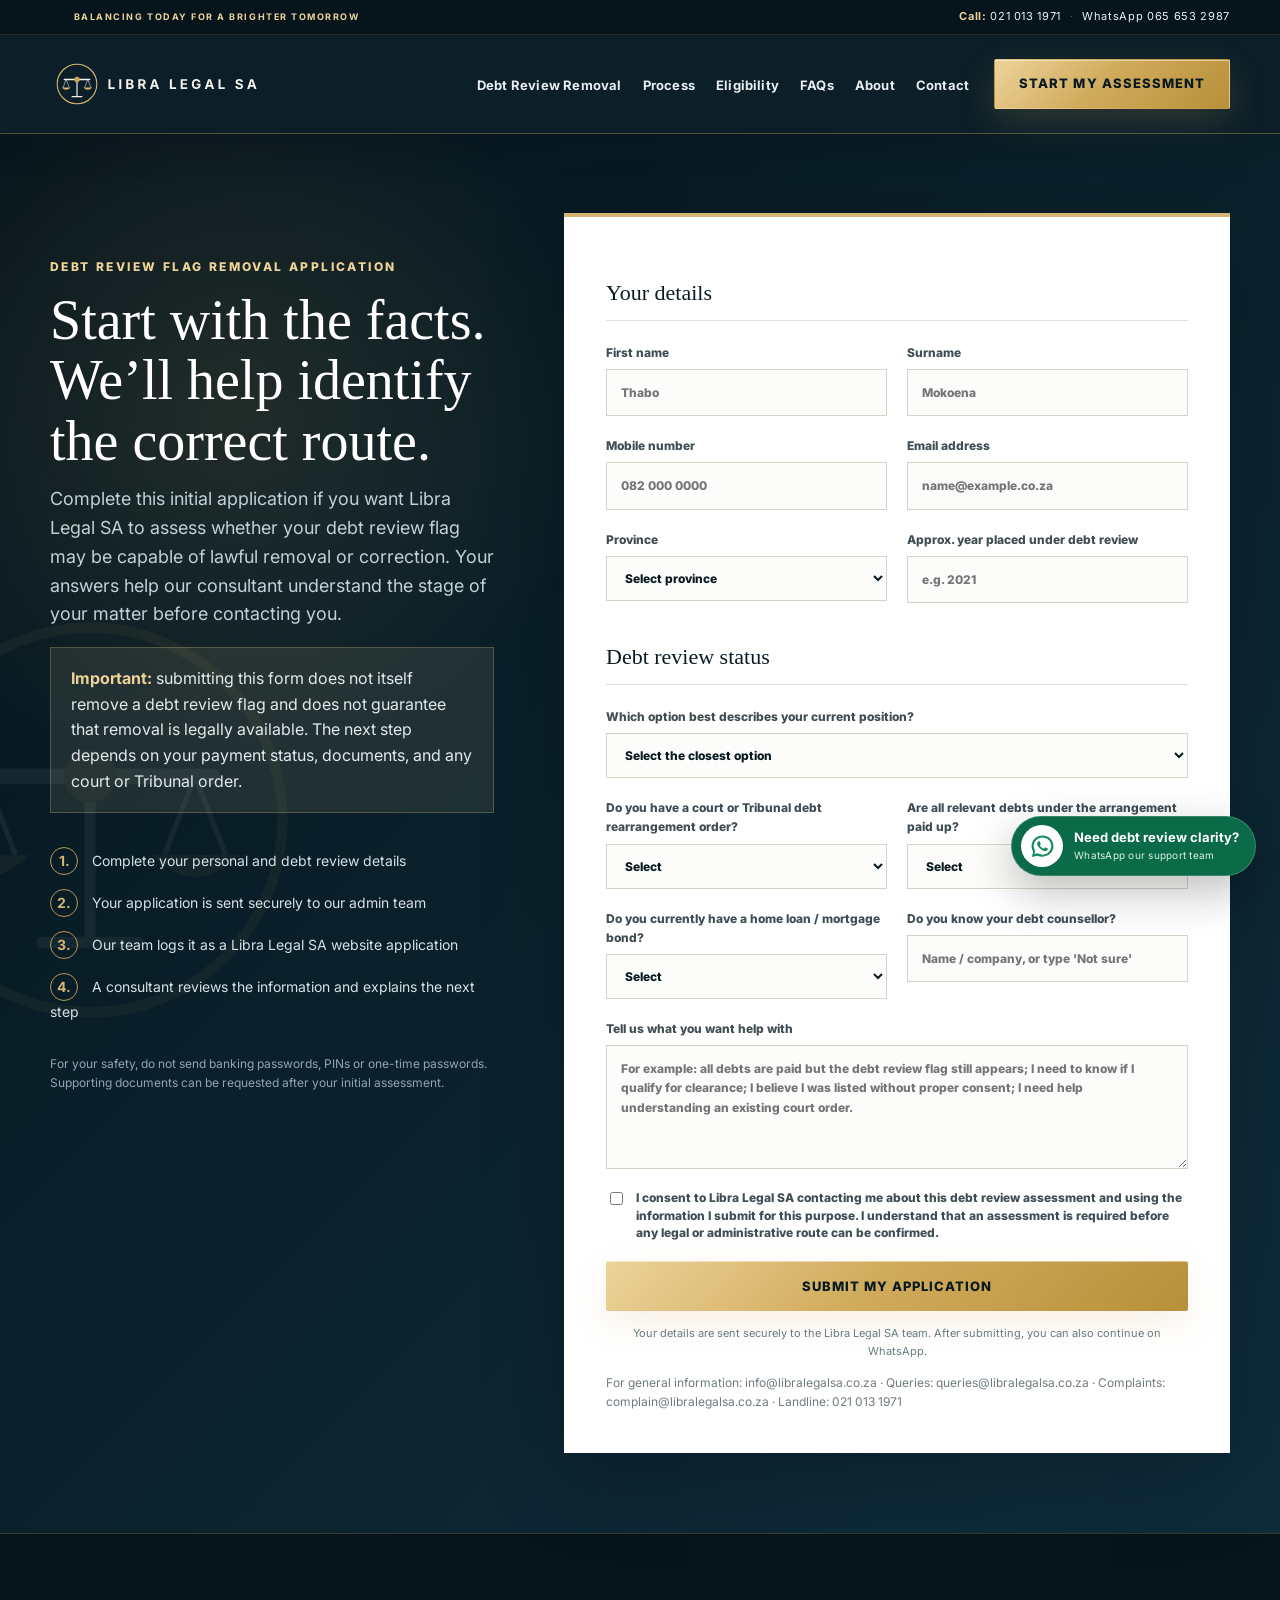
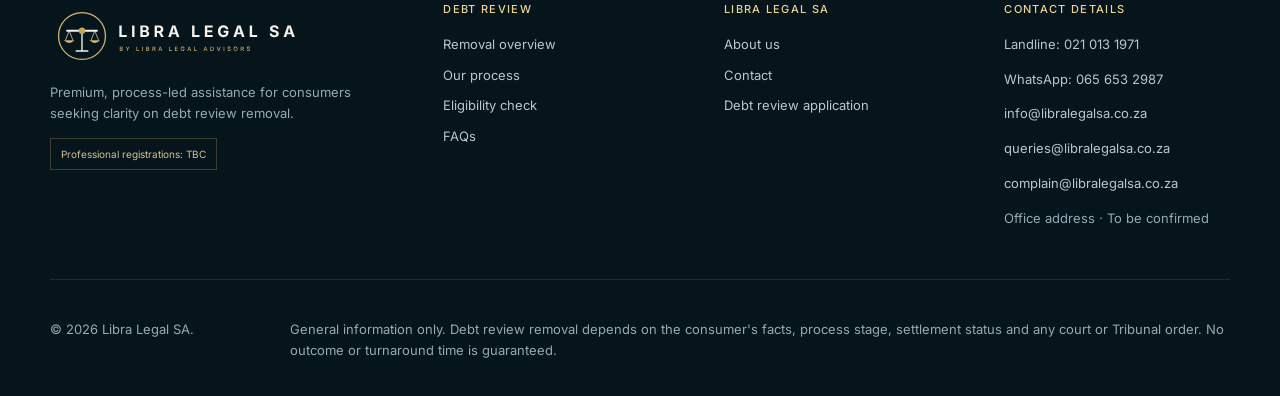
<file: apply.html>
<!doctype html><html lang="en"><head><meta charset="utf-8"><meta name="viewport" content="width=device-width,initial-scale=1"><title>Debt Review Flag Removal Application | Libra Legal SA</title><meta name="description" content="Apply for an initial assessment of your debt review flag removal options with Libra Legal SA."><link rel="stylesheet" href="assets/styles.css"><link rel="icon" href="favicon.svg" type="image/svg+xml"><link rel="icon" href="favicon.ico" sizes="any"><link rel="apple-touch-icon" href="apple-touch-icon.png"><meta name="theme-color" content="#081a22"><meta property="og:site_name" content="Libra Legal SA"><meta property="og:type" content="website"><meta property="og:image" content="https://www.libralegalsa.co.za/og-image.png"><meta name="twitter:card" content="summary_large_image"><link rel="preconnect" href="https://fonts.googleapis.com"><link rel="preconnect" href="https://fonts.gstatic.com" crossorigin><link href="https://fonts.googleapis.com/css2?family=Inter:wght@400;500;600;700;800&display=swap" rel="stylesheet"></head><body><header class="site-header"><div class="utility-bar"><div class="shell utility-inner"><span>South Africa · Nationwide assistance</span><span><b>Call:</b> 021 013 1971</span></div></div><div class="shell nav-row"><a href="index.html" class="brand"><svg class="brand-logo" role="img" aria-label="Libra Legal SA" xmlns="http://www.w3.org/2000/svg" viewBox="0 0 474 120"><g transform="translate(60,60) scale(1)"><circle r="44" fill="none" stroke="#d4b571" stroke-width="2.4"/><line x1="-28" y1="-10" x2="28" y2="-10" stroke="#f4f2eb" stroke-width="3.6" stroke-linecap="round"/><path d="M-24 -10 L-31 8 M-24 -10 L-17 8" stroke="#f4f2eb" stroke-width="1.2" fill="none"/><path d="M-34 8 Q-24 18 -14 8 Z" fill="#d4b571"/><path d="M24 -10 L17 8 M24 -10 L31 8" stroke="#f4f2eb" stroke-width="1.2" fill="none"/><path d="M14 8 Q24 18 34 8 Z" fill="#d4b571"/><line x1="0" y1="-10" x2="0" y2="28" stroke="#f4f2eb" stroke-width="2.6"/><line x1="-11" y1="28" x2="11" y2="28" stroke="#f4f2eb" stroke-width="2.6" stroke-linecap="round"/><circle cy="-10" r="6" fill="#c7a65a"/></g><path d="M129.9775390625 71.0H143.8642578125V67.2939453125H134.4453125V49.173828125H129.9775390625ZM158.408203125 49.173828125H153.9404296875V71.0H158.408203125ZM169.36328125 71.0H178.5771484375C183.4990234375 71.0 186.0771484375 68.4365234375 186.0771484375 64.9794921875C186.0771484375 61.7421875 183.7626953125 59.80859375 181.3017578125 59.69140625V59.4716796875C183.54296875 58.9736328125 185.2275390625 57.376953125 185.2275390625 54.7841796875C185.2275390625 51.517578125 182.810546875 49.173828125 178.0205078125 49.173828125H169.36328125ZM173.8310546875 67.3232421875V61.4052734375H177.8154296875C180.056640625 61.4052734375 181.4775390625 62.7236328125 181.4775390625 64.5546875C181.4775390625 66.2099609375 180.3203125 67.3232421875 177.6982421875 67.3232421875ZM173.8310546875 58.34375V52.8212890625H177.44921875C179.5439453125 52.8212890625 180.701171875 53.9052734375 180.701171875 55.501953125C180.701171875 57.259765625 179.2802734375 58.34375 177.361328125 58.34375ZM196.2119140625 71.0H200.6796875V63.20703125H204.1953125L208.35546875 71.0H213.306640625L208.6630859375 62.4892578125C211.1533203125 61.419921875 212.5302734375 59.2666015625 212.5302734375 56.2783203125C212.5302734375 51.986328125 209.6884765625 49.173828125 204.72265625 49.173828125H196.2119140625ZM200.6796875 59.5888671875V52.865234375H203.8876953125C206.626953125 52.865234375 207.916015625 54.0810546875 207.916015625 56.2783203125C207.916015625 58.4609375 206.626953125 59.5888671875 203.90234375 59.5888671875ZM221.654296875 71.0H226.5908203125L228.216796875 65.931640625H235.9658203125L237.650390625 71.0H242.6162109375L234.9697265625 49.173828125H229.1103515625ZM229.330078125 62.4306640625 229.9599609375 60.4677734375C230.619140625 58.2705078125 231.263671875 55.677734375 231.99609375 52.6748046875C232.7578125 55.6484375 233.4462890625 58.2265625 234.1494140625 60.4677734375L234.80859375 62.4306640625ZM266.416015625 71.0H280.302734375V67.2939453125H270.8837890625V49.173828125H266.416015625ZM290.37890625 71.0H305.0126953125V67.2939453125H294.8466796875V61.80078125H304.2216796875V58.1533203125H294.8466796875V52.8798828125H304.9833984375V49.173828125H290.37890625ZM325.26953125 71.29296875C330.748046875 71.29296875 334.6884765625 67.8212890625 334.6884765625 62.09375V59.369140625H325.6064453125V62.767578125H330.3525390625C330.279296875 65.5654296875 328.404296875 67.3232421875 325.298828125 67.3232421875C321.7978515625 67.3232421875 319.5419921875 64.701171875 319.5419921875 60.072265625C319.5419921875 55.443359375 321.87109375 52.8505859375 325.240234375 52.8505859375C327.671875 52.8505859375 329.3125 54.125 329.927734375 56.205078125H334.46875C333.853515625 51.8984375 330.07421875 48.880859375 325.1669921875 48.880859375C319.4248046875 48.880859375 315.0009765625 53.041015625 315.0009765625 60.1162109375C315.0009765625 67.015625 319.146484375 71.29296875 325.26953125 71.29296875ZM343.8564453125 71.0H348.79296875L350.4189453125 65.931640625H358.16796875L359.8525390625 71.0H364.818359375L357.171875 49.173828125H351.3125ZM351.5322265625 62.4306640625 352.162109375 60.4677734375C352.8212890625 58.2705078125 353.4658203125 55.677734375 354.1982421875 52.6748046875C354.9599609375 55.6484375 355.6484375 58.2265625 356.3515625 60.4677734375L357.0107421875 62.4306640625ZM374.513671875 71.0H388.400390625V67.2939453125H378.9814453125V49.173828125H374.513671875ZM420.5791015625 71.322265625C425.8818359375 71.322265625 429.001953125 68.7587890625 429.001953125 64.7890625C429.001953125 61.126953125 426.16015625 59.251953125 422.4833984375 58.40234375L420.505859375 57.9189453125C418.66015625 57.4794921875 417.01953125 56.791015625 417.01953125 55.1650390625C417.01953125 53.7001953125 418.30859375 52.6455078125 420.59375 52.6455078125C422.8349609375 52.6455078125 424.2265625 53.65625 424.3876953125 55.3994140625H428.708984375C428.6357421875 51.5615234375 425.4716796875 48.880859375 420.6376953125 48.880859375C415.8916015625 48.880859375 412.4345703125 51.517578125 412.4345703125 55.4580078125C412.4345703125 58.63671875 414.646484375 60.4970703125 418.337890625 61.390625L420.740234375 61.9912109375C423.11328125 62.5771484375 424.5048828125 63.265625 424.5048828125 64.759765625C424.5048828125 66.4150390625 422.9228515625 67.54296875 420.53515625 67.54296875C418.1181640625 67.54296875 416.345703125 66.4443359375 416.19921875 64.232421875H411.8486328125C411.98046875 68.8759765625 415.3349609375 71.322265625 420.5791015625 71.322265625ZM437.96484375 71.0H442.9013671875L444.52734375 65.931640625H452.2763671875L453.9609375 71.0H458.9267578125L451.2802734375 49.173828125H445.4208984375ZM445.640625 62.4306640625 446.2705078125 60.4677734375C446.9296875 58.2705078125 447.57421875 55.677734375 448.306640625 52.6748046875C449.068359375 55.6484375 449.7568359375 58.2265625 450.4599609375 60.4677734375L451.119140625 62.4306640625Z" fill="#f4f2eb"/></svg></a><button class="menu-button" aria-expanded="false" aria-label="Toggle navigation"><span></span><span></span><span></span></button><nav class="nav-links"><a href="debt-review-removal.html">Debt Review Removal</a><a href="process.html">Process</a><a href="eligibility.html">Eligibility</a><a href="faq.html">FAQs</a><a href="about.html">About</a><a href="contact.html">Contact</a><a href="apply.html" class="button button-gold nav-cta">Start My Assessment</a></nav></div></header><main><section class="apply-page"><div class="shell apply-grid"><div class="apply-copy"><span class="eyebrow light">Debt Review Flag Removal Application</span><h1>Start with the facts. We’ll help identify the correct route.</h1><p>Complete this initial application if you want Libra Legal SA to assess whether your debt review flag may be capable of lawful removal or correction. Your answers help our consultant understand the stage of your matter before contacting you.</p><div class="application-intro"><strong>Important:</strong> submitting this form does not itself remove a debt review flag and does not guarantee that removal is legally available. The next step depends on your payment status, documents, and any court or Tribunal order.</div><div class="apply-points"><span><b>1.</b> Complete your personal and debt review details</span><span><b>2.</b> Your application is sent securely to our admin team</span><span><b>3.</b> Our team logs it as a Libra Legal SA website application</span><span><b>4.</b> A consultant reviews the information and explains the next step</span></div><div class="security-note">For your safety, do not send banking passwords, PINs or one-time passwords. Supporting documents can be requested after your initial assessment.</div></div><div class="form-shell" id="form-panel"><form class="lead-form" id="lead-form"><input type="text" name="_honey" style="display:none" tabindex="-1" autocomplete="off"><div class="form-grid"><div class="form-section-title">Your details</div><label>First name<input required name="firstName" autocomplete="given-name" placeholder="Thabo"></label><label>Surname<input required name="surname" autocomplete="family-name" placeholder="Mokoena"></label><label>Mobile number<input required name="phone" type="tel" autocomplete="tel" placeholder="082 000 0000"></label><label>Email address<input required name="email" type="email" autocomplete="email" placeholder="name@example.co.za"></label><label>Province<select required name="province"><option value="" selected disabled>Select province</option><option>Eastern Cape</option><option>Free State</option><option>Gauteng</option><option>KwaZulu-Natal</option><option>Limpopo</option><option>Mpumalanga</option><option>North West</option><option>Northern Cape</option><option>Western Cape</option></select></label><label>Approx. year placed under debt review<input name="reviewYear" inputmode="numeric" placeholder="e.g. 2021"></label><div class="form-section-title">Debt review status</div><label class="wide">Which option best describes your current position?<select required name="status"><option value="" selected disabled>Select the closest option</option><option>All relevant debts are paid up</option><option>I still owe some accounts</option><option>I never agreed to debt review / believe the listing is incorrect</option><option>I previously tried to exit or remove debt review</option><option>I am unsure of my current status</option></select></label><label>Do you have a court or Tribunal debt rearrangement order?<select required name="order"><option value="" selected disabled>Select</option><option>Yes</option><option>No</option><option>I am not sure</option></select></label><label>Are all relevant debts under the arrangement paid up?<select required name="paid"><option value="" selected disabled>Select</option><option>Yes</option><option>No</option><option>I am not sure</option></select></label><label>Do you currently have a home loan / mortgage bond?<select required name="homeLoan"><option value="" selected disabled>Select</option><option>No</option><option>Yes - paid up</option><option>Yes - still being paid</option><option>I am not sure</option></select></label><label>Do you know your debt counsellor?<input name="counsellor" placeholder="Name / company, or type 'Not sure'"></label><label class="wide">Tell us what you want help with<textarea name="notes" rows="5" placeholder="For example: all debts are paid but the debt review flag still appears; I need to know if I qualify for clearance; I believe I was listed without proper consent; I need help understanding an existing court order."></textarea></label></div><label class="checkbox-row"><input type="checkbox" required><span>I consent to Libra Legal SA contacting me about this debt review assessment and using the information I submit for this purpose. I understand that an assessment is required before any legal or administrative route can be confirmed.</span></label><button class="button button-gold form-submit" type="submit">Submit My Application</button><div id="application-status" class="application-status" hidden></div><p class="form-note">Your details are sent securely to the Libra Legal SA team. After submitting, you can also continue on WhatsApp.</p><p class="privacy-note">For general information: info@libralegalsa.co.za · Queries: queries@libralegalsa.co.za · Complaints: complain@libralegalsa.co.za · Landline: 021 013 1971</p></form></div></div></section></main><footer class="site-footer"><div class="shell footer-grid"><div><a href="index.html" class="brand"><svg class="brand-logo brand-logo-endorsed" role="img" aria-label="Libra Legal SA by libra legal advisors" xmlns="http://www.w3.org/2000/svg" viewBox="0 0 474 120"><g transform="translate(60,60) scale(1)"><circle r="44" fill="none" stroke="#d4b571" stroke-width="2.4"/><line x1="-28" y1="-10" x2="28" y2="-10" stroke="#f4f2eb" stroke-width="3.6" stroke-linecap="round"/><path d="M-24 -10 L-31 8 M-24 -10 L-17 8" stroke="#f4f2eb" stroke-width="1.2" fill="none"/><path d="M-34 8 Q-24 18 -14 8 Z" fill="#d4b571"/><path d="M24 -10 L17 8 M24 -10 L31 8" stroke="#f4f2eb" stroke-width="1.2" fill="none"/><path d="M14 8 Q24 18 34 8 Z" fill="#d4b571"/><line x1="0" y1="-10" x2="0" y2="28" stroke="#f4f2eb" stroke-width="2.6"/><line x1="-11" y1="28" x2="11" y2="28" stroke="#f4f2eb" stroke-width="2.6" stroke-linecap="round"/><circle cy="-10" r="6" fill="#c7a65a"/></g><path d="M129.9775390625 62.0H143.8642578125V58.2939453125H134.4453125V40.173828125H129.9775390625ZM158.408203125 40.173828125H153.9404296875V62.0H158.408203125ZM169.36328125 62.0H178.5771484375C183.4990234375 62.0 186.0771484375 59.4365234375 186.0771484375 55.9794921875C186.0771484375 52.7421875 183.7626953125 50.80859375 181.3017578125 50.69140625V50.4716796875C183.54296875 49.9736328125 185.2275390625 48.376953125 185.2275390625 45.7841796875C185.2275390625 42.517578125 182.810546875 40.173828125 178.0205078125 40.173828125H169.36328125ZM173.8310546875 58.3232421875V52.4052734375H177.8154296875C180.056640625 52.4052734375 181.4775390625 53.7236328125 181.4775390625 55.5546875C181.4775390625 57.2099609375 180.3203125 58.3232421875 177.6982421875 58.3232421875ZM173.8310546875 49.34375V43.8212890625H177.44921875C179.5439453125 43.8212890625 180.701171875 44.9052734375 180.701171875 46.501953125C180.701171875 48.259765625 179.2802734375 49.34375 177.361328125 49.34375ZM196.2119140625 62.0H200.6796875V54.20703125H204.1953125L208.35546875 62.0H213.306640625L208.6630859375 53.4892578125C211.1533203125 52.419921875 212.5302734375 50.2666015625 212.5302734375 47.2783203125C212.5302734375 42.986328125 209.6884765625 40.173828125 204.72265625 40.173828125H196.2119140625ZM200.6796875 50.5888671875V43.865234375H203.8876953125C206.626953125 43.865234375 207.916015625 45.0810546875 207.916015625 47.2783203125C207.916015625 49.4609375 206.626953125 50.5888671875 203.90234375 50.5888671875ZM221.654296875 62.0H226.5908203125L228.216796875 56.931640625H235.9658203125L237.650390625 62.0H242.6162109375L234.9697265625 40.173828125H229.1103515625ZM229.330078125 53.4306640625 229.9599609375 51.4677734375C230.619140625 49.2705078125 231.263671875 46.677734375 231.99609375 43.6748046875C232.7578125 46.6484375 233.4462890625 49.2265625 234.1494140625 51.4677734375L234.80859375 53.4306640625ZM266.416015625 62.0H280.302734375V58.2939453125H270.8837890625V40.173828125H266.416015625ZM290.37890625 62.0H305.0126953125V58.2939453125H294.8466796875V52.80078125H304.2216796875V49.1533203125H294.8466796875V43.8798828125H304.9833984375V40.173828125H290.37890625ZM325.26953125 62.29296875C330.748046875 62.29296875 334.6884765625 58.8212890625 334.6884765625 53.09375V50.369140625H325.6064453125V53.767578125H330.3525390625C330.279296875 56.5654296875 328.404296875 58.3232421875 325.298828125 58.3232421875C321.7978515625 58.3232421875 319.5419921875 55.701171875 319.5419921875 51.072265625C319.5419921875 46.443359375 321.87109375 43.8505859375 325.240234375 43.8505859375C327.671875 43.8505859375 329.3125 45.125 329.927734375 47.205078125H334.46875C333.853515625 42.8984375 330.07421875 39.880859375 325.1669921875 39.880859375C319.4248046875 39.880859375 315.0009765625 44.041015625 315.0009765625 51.1162109375C315.0009765625 58.015625 319.146484375 62.29296875 325.26953125 62.29296875ZM343.8564453125 62.0H348.79296875L350.4189453125 56.931640625H358.16796875L359.8525390625 62.0H364.818359375L357.171875 40.173828125H351.3125ZM351.5322265625 53.4306640625 352.162109375 51.4677734375C352.8212890625 49.2705078125 353.4658203125 46.677734375 354.1982421875 43.6748046875C354.9599609375 46.6484375 355.6484375 49.2265625 356.3515625 51.4677734375L357.0107421875 53.4306640625ZM374.513671875 62.0H388.400390625V58.2939453125H378.9814453125V40.173828125H374.513671875ZM420.5791015625 62.322265625C425.8818359375 62.322265625 429.001953125 59.7587890625 429.001953125 55.7890625C429.001953125 52.126953125 426.16015625 50.251953125 422.4833984375 49.40234375L420.505859375 48.9189453125C418.66015625 48.4794921875 417.01953125 47.791015625 417.01953125 46.1650390625C417.01953125 44.7001953125 418.30859375 43.6455078125 420.59375 43.6455078125C422.8349609375 43.6455078125 424.2265625 44.65625 424.3876953125 46.3994140625H428.708984375C428.6357421875 42.5615234375 425.4716796875 39.880859375 420.6376953125 39.880859375C415.8916015625 39.880859375 412.4345703125 42.517578125 412.4345703125 46.4580078125C412.4345703125 49.63671875 414.646484375 51.4970703125 418.337890625 52.390625L420.740234375 52.9912109375C423.11328125 53.5771484375 424.5048828125 54.265625 424.5048828125 55.759765625C424.5048828125 57.4150390625 422.9228515625 58.54296875 420.53515625 58.54296875C418.1181640625 58.54296875 416.345703125 57.4443359375 416.19921875 55.232421875H411.8486328125C411.98046875 59.8759765625 415.3349609375 62.322265625 420.5791015625 62.322265625ZM437.96484375 62.0H442.9013671875L444.52734375 56.931640625H452.2763671875L453.9609375 62.0H458.9267578125L451.2802734375 40.173828125H445.4208984375ZM445.640625 53.4306640625 446.2705078125 51.4677734375C446.9296875 49.2705078125 447.57421875 46.677734375 448.306640625 43.6748046875C449.068359375 46.6484375 449.7568359375 49.2265625 450.4599609375 51.4677734375L451.119140625 53.4306640625Z" fill="#f4f2eb"/><path d="M130.88623046875 88.0H133.9638671875C135.822265625 88.0 136.66552734375 87.07080078125 136.66552734375 85.8408203125C136.66552734375 84.61083984375 135.80078125 83.91259765625 135.00048828125 83.86962890625V83.7890625C135.74169921875 83.6064453125 136.35400390625 83.09619140625 136.35400390625 82.09716796875C136.35400390625 80.91552734375 135.5322265625 79.9970703125 133.8349609375 79.9970703125H130.88623046875ZM132.11083984375 86.947265625V84.40673828125H133.888671875C134.8447265625 84.40673828125 135.45166015625 85.0244140625 135.45166015625 85.78173828125C135.45166015625 86.44775390625 134.98974609375 86.947265625 133.84033203125 86.947265625ZM132.11083984375 83.46142578125V81.04443359375H133.7490234375C134.69970703125 81.04443359375 135.15087890625 81.5439453125 135.15087890625 82.19921875C135.15087890625 82.96728515625 134.52783203125 83.46142578125 133.716796875 83.46142578125ZM144.94677734375 88.0H146.17138671875V84.81494140625L149.109375 79.9970703125H147.68603515625L146.1982421875 82.54833984375C145.9619140625 82.951171875 145.7685546875 83.31103515625 145.56982421875 83.79443359375C145.37109375 83.32177734375 145.177734375 82.96728515625 144.9306640625 82.54833984375L143.4267578125 79.9970703125H141.998046875L144.94677734375 84.81494140625ZM162.2021484375 88.0H167.05224609375V86.947265625H163.4267578125V79.9970703125H162.2021484375ZM174.146484375 79.9970703125H172.921875V88.0H174.146484375ZM180.4189453125 88.0H183.49658203125C185.35498046875 88.0 186.1982421875 87.07080078125 186.1982421875 85.8408203125C186.1982421875 84.61083984375 185.33349609375 83.91259765625 184.533203125 83.86962890625V83.7890625C185.2744140625 83.6064453125 185.88671875 83.09619140625 185.88671875 82.09716796875C185.88671875 80.91552734375 185.06494140625 79.9970703125 183.36767578125 79.9970703125H180.4189453125ZM181.6435546875 86.947265625V84.40673828125H183.42138671875C184.37744140625 84.40673828125 184.984375 85.0244140625 184.984375 85.78173828125C184.984375 86.44775390625 184.5224609375 86.947265625 183.373046875 86.947265625ZM181.6435546875 83.46142578125V81.04443359375H183.28173828125C184.232421875 81.04443359375 184.68359375 81.5439453125 184.68359375 82.19921875C184.68359375 82.96728515625 184.060546875 83.46142578125 183.24951171875 83.46142578125ZM192.14306640625 88.0H193.36767578125V84.97607421875H195.00048828125C195.02197265625 84.97607421875 195.048828125 84.97607421875 195.0703125 84.97607421875L196.6923828125 88.0H198.08349609375L196.32177734375 84.7666015625C197.2939453125 84.4013671875 197.78271484375 83.5849609375 197.78271484375 82.5107421875C197.78271484375 81.03369140625 196.8642578125 79.9970703125 195.01123046875 79.9970703125H192.14306640625ZM193.36767578125 83.9287109375V81.04443359375H194.87158203125C196.05322265625 81.04443359375 196.5419921875 81.6083984375 196.5419921875 82.5107421875C196.5419921875 83.40771484375 196.05322265625 83.9287109375 194.88232421875 83.9287109375ZM203.158203125 88.0H204.48486328125L205.19921875 85.88916015625H208.3466796875L209.08251953125 88.0H210.4091796875L207.5087890625 79.9970703125H206.0048828125ZM205.54833984375 84.86865234375 205.994140625 83.54736328125C206.19287109375 82.93505859375 206.43994140625 82.1025390625 206.75146484375 80.95849609375C207.068359375 82.091796875 207.31005859375 82.908203125 207.52490234375 83.54736328125L207.98681640625 84.86865234375ZM223.501953125 88.0H228.35205078125V86.947265625H224.7265625V79.9970703125H223.501953125ZM234.2216796875 88.0H239.2919921875V86.947265625H235.4462890625V84.48193359375H238.9912109375V83.4345703125H235.4462890625V81.0498046875H239.259765625V79.9970703125H234.2216796875ZM248.71728515625 88.107421875C250.65625 88.107421875 252.05810546875 86.83984375 252.05810546875 84.81494140625V83.896484375H248.89990234375V84.90625H250.8603515625C250.83349609375 86.1845703125 249.990234375 86.990234375 248.72265625 86.990234375C247.31005859375 86.990234375 246.28955078125 85.9267578125 246.28955078125 83.99853515625C246.28955078125 82.06494140625 247.326171875 81.0068359375 248.67431640625 81.0068359375C249.72705078125 81.0068359375 250.44140625 81.59228515625 250.7314453125 82.52685546875H251.98828125C251.7197265625 80.96923828125 250.3876953125 79.8896484375 248.66357421875 79.8896484375C246.59033203125 79.8896484375 245.07568359375 81.447265625 245.07568359375 84.00390625C245.07568359375 86.53369140625 246.5419921875 88.107421875 248.71728515625 88.107421875ZM257.4658203125 88.0H258.79248046875L259.5068359375 85.88916015625H262.654296875L263.39013671875 88.0H264.716796875L261.81640625 79.9970703125H260.3125ZM259.85595703125 84.86865234375 260.3017578125 83.54736328125C260.50048828125 82.93505859375 260.74755859375 82.1025390625 261.05908203125 80.95849609375C261.3759765625 82.091796875 261.61767578125 82.908203125 261.83251953125 83.54736328125L262.29443359375 84.86865234375ZM270.376953125 88.0H275.22705078125V86.947265625H271.6015625V79.9970703125H270.376953125ZM287.9169921875 88.0H289.24365234375L289.9580078125 85.88916015625H293.10546875L293.84130859375 88.0H295.16796875L292.267578125 79.9970703125H290.763671875ZM290.30712890625 84.86865234375 290.7529296875 83.54736328125C290.95166015625 82.93505859375 291.19873046875 82.1025390625 291.51025390625 80.95849609375C291.8271484375 82.091796875 292.06884765625 82.908203125 292.28369140625 83.54736328125L292.74560546875 84.86865234375ZM303.43310546875 88.0C305.8662109375 88.0 307.27880859375 86.49072265625 307.27880859375 83.98779296875C307.27880859375 81.5009765625 305.8662109375 79.9970703125 303.50830078125 79.9970703125H300.828125V88.0ZM302.052734375 86.92578125V81.0712890625H303.427734375C305.17333984375 81.0712890625 306.07568359375 82.10791015625 306.07568359375 83.98779296875C306.07568359375 85.8837890625 305.17333984375 86.92578125 303.36328125 86.92578125ZM315.54931640625 88.0H317.0478515625L319.9052734375 79.9970703125H318.57861328125L317.06396484375 84.44970703125C316.865234375 85.056640625 316.6181640625 85.87841796875 316.306640625 87.01708984375C315.98974609375 85.89990234375 315.7373046875 85.056640625 315.533203125 84.44970703125L313.9755859375 79.9970703125H312.654296875ZM326.7900390625 79.9970703125H325.5654296875V88.0H326.7900390625ZM335.748046875 88.13427734375C337.6279296875 88.13427734375 338.712890625 87.14599609375 338.712890625 85.787109375C338.712890625 84.34228515625 337.42919921875 83.79443359375 336.40869140625 83.53125L335.6298828125 83.3271484375C335.017578125 83.166015625 334.1904296875 82.88134765625 334.1904296875 82.1240234375C334.1904296875 81.447265625 334.802734375 80.953125 335.77490234375 80.953125C336.6826171875 80.953125 337.33251953125 81.3720703125 337.4130859375 82.1025390625H338.60546875C338.56787109375 80.82958984375 337.4453125 79.8896484375 335.8017578125 79.8896484375C334.1904296875 79.8896484375 332.9658203125 80.80810546875 332.9658203125 82.19384765625C332.9658203125 83.28955078125 333.7392578125 83.9609375 335.0498046875 84.31005859375L335.984375 84.56787109375C336.84375 84.798828125 337.50439453125 85.07275390625 337.50439453125 85.77099609375C337.50439453125 86.54443359375 336.7578125 87.06005859375 335.74267578125 87.06005859375C334.81884765625 87.06005859375 334.04541015625 86.65185546875 333.9755859375 85.7763671875H332.74560546875C332.82080078125 87.2373046875 333.94873046875 88.13427734375 335.748046875 88.13427734375ZM348.00390625 88.107421875C350.0771484375 88.107421875 351.60791015625 86.560546875 351.60791015625 84.00390625C351.60791015625 81.4365234375 350.0771484375 79.8896484375 348.00390625 79.8896484375C345.92529296875 79.8896484375 344.38916015625 81.4365234375 344.38916015625 84.00390625C344.38916015625 86.560546875 345.92529296875 88.107421875 348.00390625 88.107421875ZM348.00390625 86.990234375C346.62890625 86.990234375 345.60302734375 85.9375 345.60302734375 84.00390625C345.60302734375 82.06494140625 346.62890625 81.0068359375 348.00390625 81.0068359375C349.3681640625 81.0068359375 350.39404296875 82.0595703125 350.39404296875 84.00390625C350.39404296875 85.9375 349.3681640625 86.990234375 348.00390625 86.990234375ZM357.60107421875 88.0H358.82568359375V84.97607421875H360.45849609375C360.47998046875 84.97607421875 360.5068359375 84.97607421875 360.5283203125 84.97607421875L362.150390625 88.0H363.54150390625L361.77978515625 84.7666015625C362.751953125 84.4013671875 363.24072265625 83.5849609375 363.24072265625 82.5107421875C363.24072265625 81.03369140625 362.322265625 79.9970703125 360.46923828125 79.9970703125H357.60107421875ZM358.82568359375 83.9287109375V81.04443359375H360.32958984375C361.51123046875 81.04443359375 362.0 81.6083984375 362.0 82.5107421875C362.0 83.40771484375 361.51123046875 83.9287109375 360.34033203125 83.9287109375ZM371.9140625 88.13427734375C373.7939453125 88.13427734375 374.87890625 87.14599609375 374.87890625 85.787109375C374.87890625 84.34228515625 373.59521484375 83.79443359375 372.57470703125 83.53125L371.7958984375 83.3271484375C371.18359375 83.166015625 370.3564453125 82.88134765625 370.3564453125 82.1240234375C370.3564453125 81.447265625 370.96875 80.953125 371.94091796875 80.953125C372.8486328125 80.953125 373.49853515625 81.3720703125 373.5791015625 82.1025390625H374.771484375C374.73388671875 80.82958984375 373.611328125 79.8896484375 371.9677734375 79.8896484375C370.3564453125 79.8896484375 369.1318359375 80.80810546875 369.1318359375 82.19384765625C369.1318359375 83.28955078125 369.9052734375 83.9609375 371.2158203125 84.31005859375L372.150390625 84.56787109375C373.009765625 84.798828125 373.67041015625 85.07275390625 373.67041015625 85.77099609375C373.67041015625 86.54443359375 372.923828125 87.06005859375 371.90869140625 87.06005859375C370.98486328125 87.06005859375 370.21142578125 86.65185546875 370.1416015625 85.7763671875H368.91162109375C368.98681640625 87.2373046875 370.11474609375 88.13427734375 371.9140625 88.13427734375Z" fill="#d4b571"/></svg></a><p class="footer-intro">Premium, process-led assistance for consumers seeking clarity on debt review removal.</p><div class="legal-chip">Professional registrations: TBC</div></div><div><h3>Debt Review</h3><a href="debt-review-removal.html">Removal overview</a><a href="process.html">Our process</a><a href="eligibility.html">Eligibility check</a><a href="faq.html">FAQs</a></div><div><h3>Libra Legal SA</h3><a href="about.html">About us</a><a href="contact.html">Contact</a><a href="apply.html">Debt review application</a></div><div><h3>Contact details</h3><p><a href="tel:+27210131971">Landline: 021 013 1971</a></p><p><a href="https://wa.me/27656532987" target="_blank" rel="noopener">WhatsApp: 065 653 2987</a></p><p><a href="mailto:info@libralegalsa.co.za">info@libralegalsa.co.za</a></p><p><a href="mailto:queries@libralegalsa.co.za">queries@libralegalsa.co.za</a></p><p><a href="mailto:complain@libralegalsa.co.za">complain@libralegalsa.co.za</a></p><p>Office address · To be confirmed</p></div></div><div class="shell footer-bottom"><p>© 2026 Libra Legal SA.</p><p class="footer-disclaimer">General information only. Debt review removal depends on the consumer's facts, process stage, settlement status and any court or Tribunal order. No outcome or turnaround time is guaranteed.</p></div></footer><script src="assets/site.js"></script></body></html>
</file>
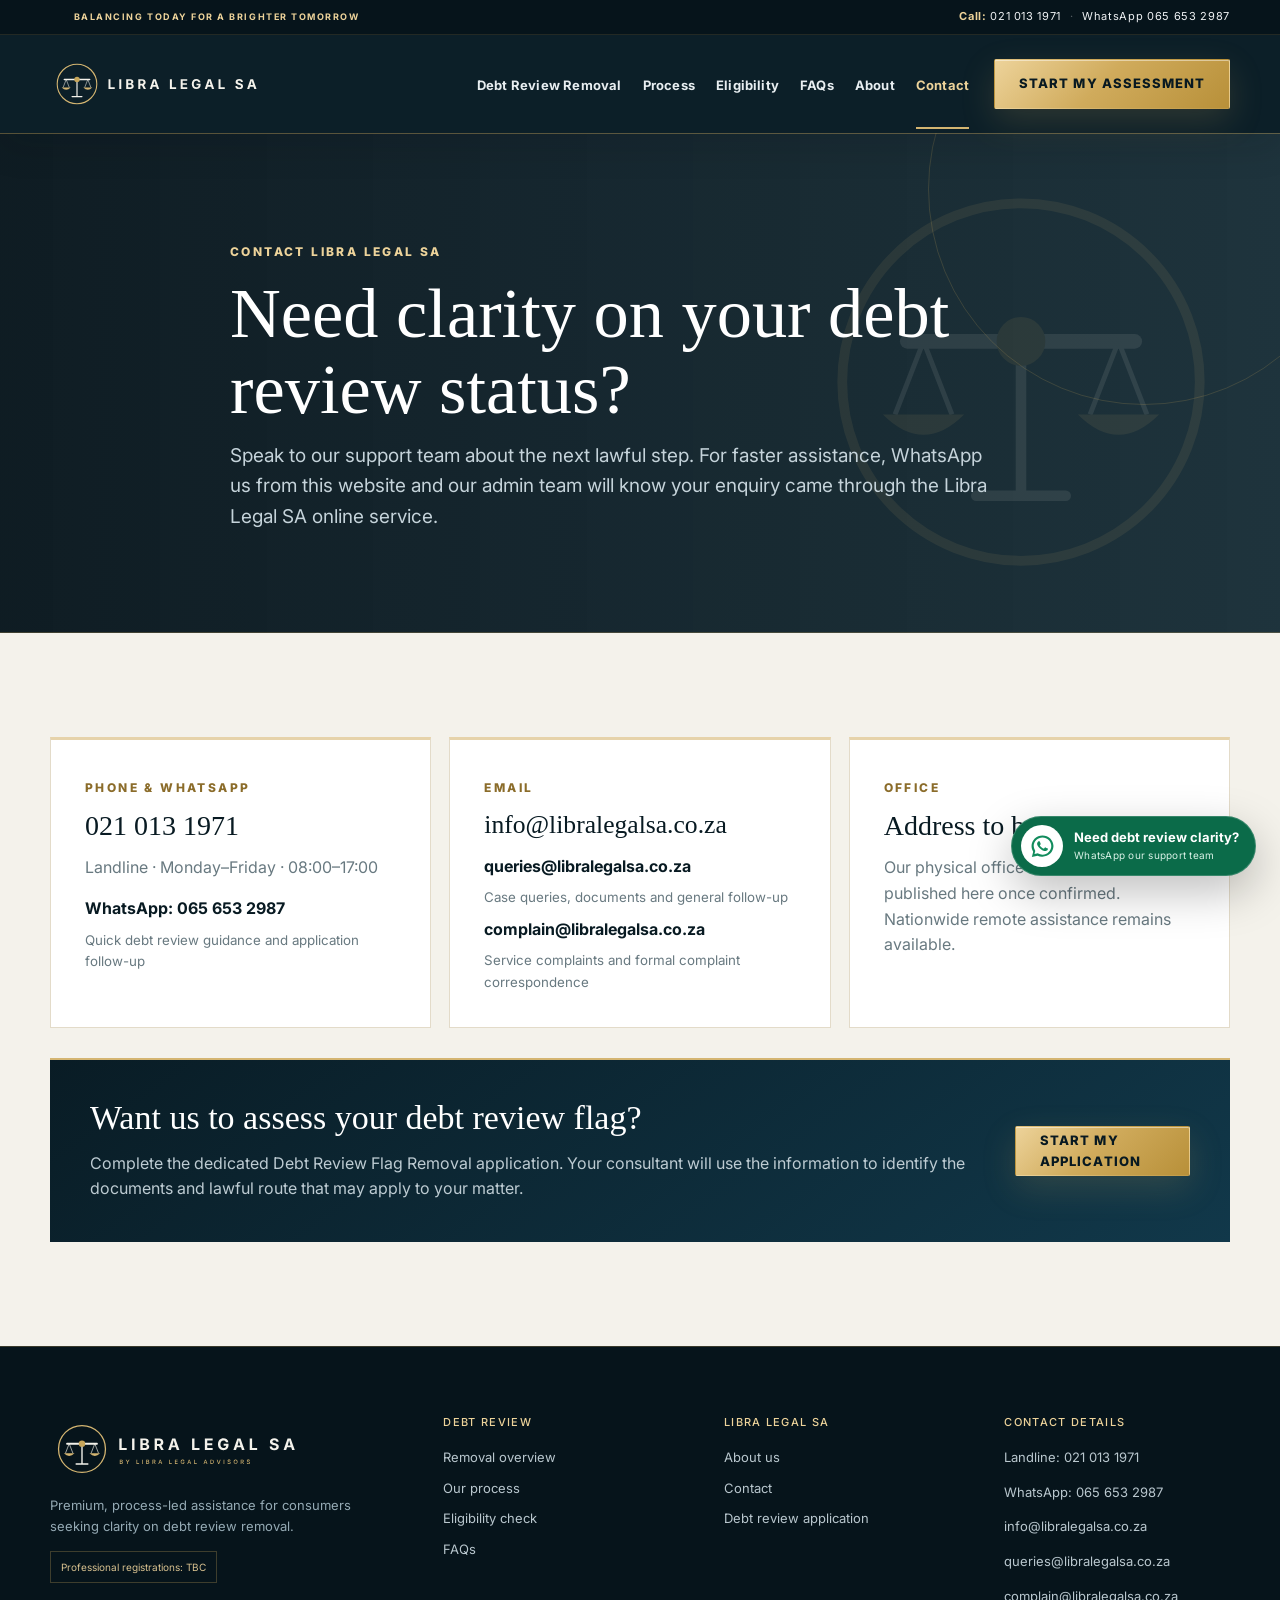
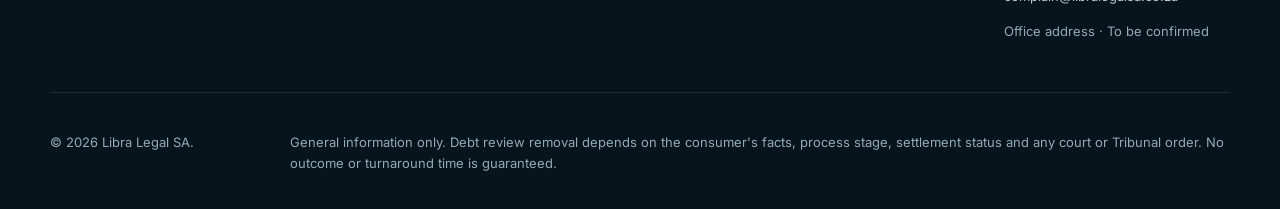
<file: contact.html>
<!doctype html><html lang="en"><head><meta charset="utf-8"><meta name="viewport" content="width=device-width,initial-scale=1"><title>Contact | Libra Legal SA</title><meta name="description" content="Contact Libra Legal SA about debt review removal, applications, queries and complaints."><link rel="stylesheet" href="assets/styles.css"><link rel="icon" href="favicon.svg" type="image/svg+xml"><link rel="icon" href="favicon.ico" sizes="any"><link rel="apple-touch-icon" href="apple-touch-icon.png"><meta name="theme-color" content="#081a22"><meta property="og:site_name" content="Libra Legal SA"><meta property="og:type" content="website"><meta property="og:image" content="https://www.libralegalsa.co.za/og-image.png"><meta name="twitter:card" content="summary_large_image"><link rel="preconnect" href="https://fonts.googleapis.com"><link rel="preconnect" href="https://fonts.gstatic.com" crossorigin><link href="https://fonts.googleapis.com/css2?family=Inter:wght@400;500;600;700;800&display=swap" rel="stylesheet"></head><body><header class="site-header"><div class="utility-bar"><div class="shell utility-inner"><span>South Africa · Nationwide assistance</span><span><b>Call:</b> 021 013 1971</span></div></div><div class="shell nav-row"><a href="index.html" class="brand"><svg class="brand-logo" role="img" aria-label="Libra Legal SA" xmlns="http://www.w3.org/2000/svg" viewBox="0 0 474 120"><g transform="translate(60,60) scale(1)"><circle r="44" fill="none" stroke="#d4b571" stroke-width="2.4"/><line x1="-28" y1="-10" x2="28" y2="-10" stroke="#f4f2eb" stroke-width="3.6" stroke-linecap="round"/><path d="M-24 -10 L-31 8 M-24 -10 L-17 8" stroke="#f4f2eb" stroke-width="1.2" fill="none"/><path d="M-34 8 Q-24 18 -14 8 Z" fill="#d4b571"/><path d="M24 -10 L17 8 M24 -10 L31 8" stroke="#f4f2eb" stroke-width="1.2" fill="none"/><path d="M14 8 Q24 18 34 8 Z" fill="#d4b571"/><line x1="0" y1="-10" x2="0" y2="28" stroke="#f4f2eb" stroke-width="2.6"/><line x1="-11" y1="28" x2="11" y2="28" stroke="#f4f2eb" stroke-width="2.6" stroke-linecap="round"/><circle cy="-10" r="6" fill="#c7a65a"/></g><path d="M129.9775390625 71.0H143.8642578125V67.2939453125H134.4453125V49.173828125H129.9775390625ZM158.408203125 49.173828125H153.9404296875V71.0H158.408203125ZM169.36328125 71.0H178.5771484375C183.4990234375 71.0 186.0771484375 68.4365234375 186.0771484375 64.9794921875C186.0771484375 61.7421875 183.7626953125 59.80859375 181.3017578125 59.69140625V59.4716796875C183.54296875 58.9736328125 185.2275390625 57.376953125 185.2275390625 54.7841796875C185.2275390625 51.517578125 182.810546875 49.173828125 178.0205078125 49.173828125H169.36328125ZM173.8310546875 67.3232421875V61.4052734375H177.8154296875C180.056640625 61.4052734375 181.4775390625 62.7236328125 181.4775390625 64.5546875C181.4775390625 66.2099609375 180.3203125 67.3232421875 177.6982421875 67.3232421875ZM173.8310546875 58.34375V52.8212890625H177.44921875C179.5439453125 52.8212890625 180.701171875 53.9052734375 180.701171875 55.501953125C180.701171875 57.259765625 179.2802734375 58.34375 177.361328125 58.34375ZM196.2119140625 71.0H200.6796875V63.20703125H204.1953125L208.35546875 71.0H213.306640625L208.6630859375 62.4892578125C211.1533203125 61.419921875 212.5302734375 59.2666015625 212.5302734375 56.2783203125C212.5302734375 51.986328125 209.6884765625 49.173828125 204.72265625 49.173828125H196.2119140625ZM200.6796875 59.5888671875V52.865234375H203.8876953125C206.626953125 52.865234375 207.916015625 54.0810546875 207.916015625 56.2783203125C207.916015625 58.4609375 206.626953125 59.5888671875 203.90234375 59.5888671875ZM221.654296875 71.0H226.5908203125L228.216796875 65.931640625H235.9658203125L237.650390625 71.0H242.6162109375L234.9697265625 49.173828125H229.1103515625ZM229.330078125 62.4306640625 229.9599609375 60.4677734375C230.619140625 58.2705078125 231.263671875 55.677734375 231.99609375 52.6748046875C232.7578125 55.6484375 233.4462890625 58.2265625 234.1494140625 60.4677734375L234.80859375 62.4306640625ZM266.416015625 71.0H280.302734375V67.2939453125H270.8837890625V49.173828125H266.416015625ZM290.37890625 71.0H305.0126953125V67.2939453125H294.8466796875V61.80078125H304.2216796875V58.1533203125H294.8466796875V52.8798828125H304.9833984375V49.173828125H290.37890625ZM325.26953125 71.29296875C330.748046875 71.29296875 334.6884765625 67.8212890625 334.6884765625 62.09375V59.369140625H325.6064453125V62.767578125H330.3525390625C330.279296875 65.5654296875 328.404296875 67.3232421875 325.298828125 67.3232421875C321.7978515625 67.3232421875 319.5419921875 64.701171875 319.5419921875 60.072265625C319.5419921875 55.443359375 321.87109375 52.8505859375 325.240234375 52.8505859375C327.671875 52.8505859375 329.3125 54.125 329.927734375 56.205078125H334.46875C333.853515625 51.8984375 330.07421875 48.880859375 325.1669921875 48.880859375C319.4248046875 48.880859375 315.0009765625 53.041015625 315.0009765625 60.1162109375C315.0009765625 67.015625 319.146484375 71.29296875 325.26953125 71.29296875ZM343.8564453125 71.0H348.79296875L350.4189453125 65.931640625H358.16796875L359.8525390625 71.0H364.818359375L357.171875 49.173828125H351.3125ZM351.5322265625 62.4306640625 352.162109375 60.4677734375C352.8212890625 58.2705078125 353.4658203125 55.677734375 354.1982421875 52.6748046875C354.9599609375 55.6484375 355.6484375 58.2265625 356.3515625 60.4677734375L357.0107421875 62.4306640625ZM374.513671875 71.0H388.400390625V67.2939453125H378.9814453125V49.173828125H374.513671875ZM420.5791015625 71.322265625C425.8818359375 71.322265625 429.001953125 68.7587890625 429.001953125 64.7890625C429.001953125 61.126953125 426.16015625 59.251953125 422.4833984375 58.40234375L420.505859375 57.9189453125C418.66015625 57.4794921875 417.01953125 56.791015625 417.01953125 55.1650390625C417.01953125 53.7001953125 418.30859375 52.6455078125 420.59375 52.6455078125C422.8349609375 52.6455078125 424.2265625 53.65625 424.3876953125 55.3994140625H428.708984375C428.6357421875 51.5615234375 425.4716796875 48.880859375 420.6376953125 48.880859375C415.8916015625 48.880859375 412.4345703125 51.517578125 412.4345703125 55.4580078125C412.4345703125 58.63671875 414.646484375 60.4970703125 418.337890625 61.390625L420.740234375 61.9912109375C423.11328125 62.5771484375 424.5048828125 63.265625 424.5048828125 64.759765625C424.5048828125 66.4150390625 422.9228515625 67.54296875 420.53515625 67.54296875C418.1181640625 67.54296875 416.345703125 66.4443359375 416.19921875 64.232421875H411.8486328125C411.98046875 68.8759765625 415.3349609375 71.322265625 420.5791015625 71.322265625ZM437.96484375 71.0H442.9013671875L444.52734375 65.931640625H452.2763671875L453.9609375 71.0H458.9267578125L451.2802734375 49.173828125H445.4208984375ZM445.640625 62.4306640625 446.2705078125 60.4677734375C446.9296875 58.2705078125 447.57421875 55.677734375 448.306640625 52.6748046875C449.068359375 55.6484375 449.7568359375 58.2265625 450.4599609375 60.4677734375L451.119140625 62.4306640625Z" fill="#f4f2eb"/></svg></a><button class="menu-button" aria-expanded="false" aria-label="Toggle navigation"><span></span><span></span><span></span></button><nav class="nav-links"><a href="debt-review-removal.html">Debt Review Removal</a><a href="process.html">Process</a><a href="eligibility.html">Eligibility</a><a href="faq.html">FAQs</a><a href="about.html">About</a><a href="contact.html" class="active">Contact</a><a href="apply.html" class="button button-gold nav-cta">Start My Assessment</a></nav></div></header><main><section class="page-hero"><div class="shell narrow"><span class="eyebrow light">Contact Libra Legal SA</span><h1>Need clarity on your debt review status?</h1><p>Speak to our support team about the next lawful step. For faster assistance, WhatsApp us from this website and our admin team will know your enquiry came through the Libra Legal SA online service.</p></div></section><section class="section ivory"><div class="shell contact-grid"><div class="contact-card"><span class="eyebrow">Phone & WhatsApp</span><h2><a href="tel:+27210131971">021 013 1971</a></h2><p>Landline · Monday–Friday · 08:00–17:00</p><div class="contact-list"><a href="https://wa.me/27656532987?text=Hi%20Libra%20Legal%20SA%2C%20I%20am%20contacting%20you%20from%20the%20Libra%20Legal%20SA%20website%20and%20would%20like%20guidance%20about%20removing%20my%20debt%20review%20flag.%20Please%20assist%20me%20with%20an%20initial%20assessment." target="_blank" rel="noopener">WhatsApp: 065 653 2987</a><small>Quick debt review guidance and application follow-up</small></div></div><div class="contact-card contact-email"><span class="eyebrow">Email</span><h2><a href="mailto:info@libralegalsa.co.za">info@libralegalsa.co.za</a></h2><div class="contact-list"><a href="mailto:queries@libralegalsa.co.za">queries@libralegalsa.co.za</a><small>Case queries, documents and general follow-up</small><a href="mailto:complain@libralegalsa.co.za">complain@libralegalsa.co.za</a><small>Service complaints and formal complaint correspondence</small></div></div><div class="contact-card"><span class="eyebrow">Office</span><h2>Address to be confirmed</h2><p>Our physical office address will be published here once confirmed. Nationwide remote assistance remains available.</p></div></div><div class="shell contact-action"><div><h2>Want us to assess your debt review flag?</h2><p>Complete the dedicated Debt Review Flag Removal application. Your consultant will use the information to identify the documents and lawful route that may apply to your matter.</p></div><a href="apply.html" class="button button-gold">Start My Application</a></div></section></main><footer class="site-footer"><div class="shell footer-grid"><div><a href="index.html" class="brand"><svg class="brand-logo brand-logo-endorsed" role="img" aria-label="Libra Legal SA by libra legal advisors" xmlns="http://www.w3.org/2000/svg" viewBox="0 0 474 120"><g transform="translate(60,60) scale(1)"><circle r="44" fill="none" stroke="#d4b571" stroke-width="2.4"/><line x1="-28" y1="-10" x2="28" y2="-10" stroke="#f4f2eb" stroke-width="3.6" stroke-linecap="round"/><path d="M-24 -10 L-31 8 M-24 -10 L-17 8" stroke="#f4f2eb" stroke-width="1.2" fill="none"/><path d="M-34 8 Q-24 18 -14 8 Z" fill="#d4b571"/><path d="M24 -10 L17 8 M24 -10 L31 8" stroke="#f4f2eb" stroke-width="1.2" fill="none"/><path d="M14 8 Q24 18 34 8 Z" fill="#d4b571"/><line x1="0" y1="-10" x2="0" y2="28" stroke="#f4f2eb" stroke-width="2.6"/><line x1="-11" y1="28" x2="11" y2="28" stroke="#f4f2eb" stroke-width="2.6" stroke-linecap="round"/><circle cy="-10" r="6" fill="#c7a65a"/></g><path d="M129.9775390625 62.0H143.8642578125V58.2939453125H134.4453125V40.173828125H129.9775390625ZM158.408203125 40.173828125H153.9404296875V62.0H158.408203125ZM169.36328125 62.0H178.5771484375C183.4990234375 62.0 186.0771484375 59.4365234375 186.0771484375 55.9794921875C186.0771484375 52.7421875 183.7626953125 50.80859375 181.3017578125 50.69140625V50.4716796875C183.54296875 49.9736328125 185.2275390625 48.376953125 185.2275390625 45.7841796875C185.2275390625 42.517578125 182.810546875 40.173828125 178.0205078125 40.173828125H169.36328125ZM173.8310546875 58.3232421875V52.4052734375H177.8154296875C180.056640625 52.4052734375 181.4775390625 53.7236328125 181.4775390625 55.5546875C181.4775390625 57.2099609375 180.3203125 58.3232421875 177.6982421875 58.3232421875ZM173.8310546875 49.34375V43.8212890625H177.44921875C179.5439453125 43.8212890625 180.701171875 44.9052734375 180.701171875 46.501953125C180.701171875 48.259765625 179.2802734375 49.34375 177.361328125 49.34375ZM196.2119140625 62.0H200.6796875V54.20703125H204.1953125L208.35546875 62.0H213.306640625L208.6630859375 53.4892578125C211.1533203125 52.419921875 212.5302734375 50.2666015625 212.5302734375 47.2783203125C212.5302734375 42.986328125 209.6884765625 40.173828125 204.72265625 40.173828125H196.2119140625ZM200.6796875 50.5888671875V43.865234375H203.8876953125C206.626953125 43.865234375 207.916015625 45.0810546875 207.916015625 47.2783203125C207.916015625 49.4609375 206.626953125 50.5888671875 203.90234375 50.5888671875ZM221.654296875 62.0H226.5908203125L228.216796875 56.931640625H235.9658203125L237.650390625 62.0H242.6162109375L234.9697265625 40.173828125H229.1103515625ZM229.330078125 53.4306640625 229.9599609375 51.4677734375C230.619140625 49.2705078125 231.263671875 46.677734375 231.99609375 43.6748046875C232.7578125 46.6484375 233.4462890625 49.2265625 234.1494140625 51.4677734375L234.80859375 53.4306640625ZM266.416015625 62.0H280.302734375V58.2939453125H270.8837890625V40.173828125H266.416015625ZM290.37890625 62.0H305.0126953125V58.2939453125H294.8466796875V52.80078125H304.2216796875V49.1533203125H294.8466796875V43.8798828125H304.9833984375V40.173828125H290.37890625ZM325.26953125 62.29296875C330.748046875 62.29296875 334.6884765625 58.8212890625 334.6884765625 53.09375V50.369140625H325.6064453125V53.767578125H330.3525390625C330.279296875 56.5654296875 328.404296875 58.3232421875 325.298828125 58.3232421875C321.7978515625 58.3232421875 319.5419921875 55.701171875 319.5419921875 51.072265625C319.5419921875 46.443359375 321.87109375 43.8505859375 325.240234375 43.8505859375C327.671875 43.8505859375 329.3125 45.125 329.927734375 47.205078125H334.46875C333.853515625 42.8984375 330.07421875 39.880859375 325.1669921875 39.880859375C319.4248046875 39.880859375 315.0009765625 44.041015625 315.0009765625 51.1162109375C315.0009765625 58.015625 319.146484375 62.29296875 325.26953125 62.29296875ZM343.8564453125 62.0H348.79296875L350.4189453125 56.931640625H358.16796875L359.8525390625 62.0H364.818359375L357.171875 40.173828125H351.3125ZM351.5322265625 53.4306640625 352.162109375 51.4677734375C352.8212890625 49.2705078125 353.4658203125 46.677734375 354.1982421875 43.6748046875C354.9599609375 46.6484375 355.6484375 49.2265625 356.3515625 51.4677734375L357.0107421875 53.4306640625ZM374.513671875 62.0H388.400390625V58.2939453125H378.9814453125V40.173828125H374.513671875ZM420.5791015625 62.322265625C425.8818359375 62.322265625 429.001953125 59.7587890625 429.001953125 55.7890625C429.001953125 52.126953125 426.16015625 50.251953125 422.4833984375 49.40234375L420.505859375 48.9189453125C418.66015625 48.4794921875 417.01953125 47.791015625 417.01953125 46.1650390625C417.01953125 44.7001953125 418.30859375 43.6455078125 420.59375 43.6455078125C422.8349609375 43.6455078125 424.2265625 44.65625 424.3876953125 46.3994140625H428.708984375C428.6357421875 42.5615234375 425.4716796875 39.880859375 420.6376953125 39.880859375C415.8916015625 39.880859375 412.4345703125 42.517578125 412.4345703125 46.4580078125C412.4345703125 49.63671875 414.646484375 51.4970703125 418.337890625 52.390625L420.740234375 52.9912109375C423.11328125 53.5771484375 424.5048828125 54.265625 424.5048828125 55.759765625C424.5048828125 57.4150390625 422.9228515625 58.54296875 420.53515625 58.54296875C418.1181640625 58.54296875 416.345703125 57.4443359375 416.19921875 55.232421875H411.8486328125C411.98046875 59.8759765625 415.3349609375 62.322265625 420.5791015625 62.322265625ZM437.96484375 62.0H442.9013671875L444.52734375 56.931640625H452.2763671875L453.9609375 62.0H458.9267578125L451.2802734375 40.173828125H445.4208984375ZM445.640625 53.4306640625 446.2705078125 51.4677734375C446.9296875 49.2705078125 447.57421875 46.677734375 448.306640625 43.6748046875C449.068359375 46.6484375 449.7568359375 49.2265625 450.4599609375 51.4677734375L451.119140625 53.4306640625Z" fill="#f4f2eb"/><path d="M130.88623046875 88.0H133.9638671875C135.822265625 88.0 136.66552734375 87.07080078125 136.66552734375 85.8408203125C136.66552734375 84.61083984375 135.80078125 83.91259765625 135.00048828125 83.86962890625V83.7890625C135.74169921875 83.6064453125 136.35400390625 83.09619140625 136.35400390625 82.09716796875C136.35400390625 80.91552734375 135.5322265625 79.9970703125 133.8349609375 79.9970703125H130.88623046875ZM132.11083984375 86.947265625V84.40673828125H133.888671875C134.8447265625 84.40673828125 135.45166015625 85.0244140625 135.45166015625 85.78173828125C135.45166015625 86.44775390625 134.98974609375 86.947265625 133.84033203125 86.947265625ZM132.11083984375 83.46142578125V81.04443359375H133.7490234375C134.69970703125 81.04443359375 135.15087890625 81.5439453125 135.15087890625 82.19921875C135.15087890625 82.96728515625 134.52783203125 83.46142578125 133.716796875 83.46142578125ZM144.94677734375 88.0H146.17138671875V84.81494140625L149.109375 79.9970703125H147.68603515625L146.1982421875 82.54833984375C145.9619140625 82.951171875 145.7685546875 83.31103515625 145.56982421875 83.79443359375C145.37109375 83.32177734375 145.177734375 82.96728515625 144.9306640625 82.54833984375L143.4267578125 79.9970703125H141.998046875L144.94677734375 84.81494140625ZM162.2021484375 88.0H167.05224609375V86.947265625H163.4267578125V79.9970703125H162.2021484375ZM174.146484375 79.9970703125H172.921875V88.0H174.146484375ZM180.4189453125 88.0H183.49658203125C185.35498046875 88.0 186.1982421875 87.07080078125 186.1982421875 85.8408203125C186.1982421875 84.61083984375 185.33349609375 83.91259765625 184.533203125 83.86962890625V83.7890625C185.2744140625 83.6064453125 185.88671875 83.09619140625 185.88671875 82.09716796875C185.88671875 80.91552734375 185.06494140625 79.9970703125 183.36767578125 79.9970703125H180.4189453125ZM181.6435546875 86.947265625V84.40673828125H183.42138671875C184.37744140625 84.40673828125 184.984375 85.0244140625 184.984375 85.78173828125C184.984375 86.44775390625 184.5224609375 86.947265625 183.373046875 86.947265625ZM181.6435546875 83.46142578125V81.04443359375H183.28173828125C184.232421875 81.04443359375 184.68359375 81.5439453125 184.68359375 82.19921875C184.68359375 82.96728515625 184.060546875 83.46142578125 183.24951171875 83.46142578125ZM192.14306640625 88.0H193.36767578125V84.97607421875H195.00048828125C195.02197265625 84.97607421875 195.048828125 84.97607421875 195.0703125 84.97607421875L196.6923828125 88.0H198.08349609375L196.32177734375 84.7666015625C197.2939453125 84.4013671875 197.78271484375 83.5849609375 197.78271484375 82.5107421875C197.78271484375 81.03369140625 196.8642578125 79.9970703125 195.01123046875 79.9970703125H192.14306640625ZM193.36767578125 83.9287109375V81.04443359375H194.87158203125C196.05322265625 81.04443359375 196.5419921875 81.6083984375 196.5419921875 82.5107421875C196.5419921875 83.40771484375 196.05322265625 83.9287109375 194.88232421875 83.9287109375ZM203.158203125 88.0H204.48486328125L205.19921875 85.88916015625H208.3466796875L209.08251953125 88.0H210.4091796875L207.5087890625 79.9970703125H206.0048828125ZM205.54833984375 84.86865234375 205.994140625 83.54736328125C206.19287109375 82.93505859375 206.43994140625 82.1025390625 206.75146484375 80.95849609375C207.068359375 82.091796875 207.31005859375 82.908203125 207.52490234375 83.54736328125L207.98681640625 84.86865234375ZM223.501953125 88.0H228.35205078125V86.947265625H224.7265625V79.9970703125H223.501953125ZM234.2216796875 88.0H239.2919921875V86.947265625H235.4462890625V84.48193359375H238.9912109375V83.4345703125H235.4462890625V81.0498046875H239.259765625V79.9970703125H234.2216796875ZM248.71728515625 88.107421875C250.65625 88.107421875 252.05810546875 86.83984375 252.05810546875 84.81494140625V83.896484375H248.89990234375V84.90625H250.8603515625C250.83349609375 86.1845703125 249.990234375 86.990234375 248.72265625 86.990234375C247.31005859375 86.990234375 246.28955078125 85.9267578125 246.28955078125 83.99853515625C246.28955078125 82.06494140625 247.326171875 81.0068359375 248.67431640625 81.0068359375C249.72705078125 81.0068359375 250.44140625 81.59228515625 250.7314453125 82.52685546875H251.98828125C251.7197265625 80.96923828125 250.3876953125 79.8896484375 248.66357421875 79.8896484375C246.59033203125 79.8896484375 245.07568359375 81.447265625 245.07568359375 84.00390625C245.07568359375 86.53369140625 246.5419921875 88.107421875 248.71728515625 88.107421875ZM257.4658203125 88.0H258.79248046875L259.5068359375 85.88916015625H262.654296875L263.39013671875 88.0H264.716796875L261.81640625 79.9970703125H260.3125ZM259.85595703125 84.86865234375 260.3017578125 83.54736328125C260.50048828125 82.93505859375 260.74755859375 82.1025390625 261.05908203125 80.95849609375C261.3759765625 82.091796875 261.61767578125 82.908203125 261.83251953125 83.54736328125L262.29443359375 84.86865234375ZM270.376953125 88.0H275.22705078125V86.947265625H271.6015625V79.9970703125H270.376953125ZM287.9169921875 88.0H289.24365234375L289.9580078125 85.88916015625H293.10546875L293.84130859375 88.0H295.16796875L292.267578125 79.9970703125H290.763671875ZM290.30712890625 84.86865234375 290.7529296875 83.54736328125C290.95166015625 82.93505859375 291.19873046875 82.1025390625 291.51025390625 80.95849609375C291.8271484375 82.091796875 292.06884765625 82.908203125 292.28369140625 83.54736328125L292.74560546875 84.86865234375ZM303.43310546875 88.0C305.8662109375 88.0 307.27880859375 86.49072265625 307.27880859375 83.98779296875C307.27880859375 81.5009765625 305.8662109375 79.9970703125 303.50830078125 79.9970703125H300.828125V88.0ZM302.052734375 86.92578125V81.0712890625H303.427734375C305.17333984375 81.0712890625 306.07568359375 82.10791015625 306.07568359375 83.98779296875C306.07568359375 85.8837890625 305.17333984375 86.92578125 303.36328125 86.92578125ZM315.54931640625 88.0H317.0478515625L319.9052734375 79.9970703125H318.57861328125L317.06396484375 84.44970703125C316.865234375 85.056640625 316.6181640625 85.87841796875 316.306640625 87.01708984375C315.98974609375 85.89990234375 315.7373046875 85.056640625 315.533203125 84.44970703125L313.9755859375 79.9970703125H312.654296875ZM326.7900390625 79.9970703125H325.5654296875V88.0H326.7900390625ZM335.748046875 88.13427734375C337.6279296875 88.13427734375 338.712890625 87.14599609375 338.712890625 85.787109375C338.712890625 84.34228515625 337.42919921875 83.79443359375 336.40869140625 83.53125L335.6298828125 83.3271484375C335.017578125 83.166015625 334.1904296875 82.88134765625 334.1904296875 82.1240234375C334.1904296875 81.447265625 334.802734375 80.953125 335.77490234375 80.953125C336.6826171875 80.953125 337.33251953125 81.3720703125 337.4130859375 82.1025390625H338.60546875C338.56787109375 80.82958984375 337.4453125 79.8896484375 335.8017578125 79.8896484375C334.1904296875 79.8896484375 332.9658203125 80.80810546875 332.9658203125 82.19384765625C332.9658203125 83.28955078125 333.7392578125 83.9609375 335.0498046875 84.31005859375L335.984375 84.56787109375C336.84375 84.798828125 337.50439453125 85.07275390625 337.50439453125 85.77099609375C337.50439453125 86.54443359375 336.7578125 87.06005859375 335.74267578125 87.06005859375C334.81884765625 87.06005859375 334.04541015625 86.65185546875 333.9755859375 85.7763671875H332.74560546875C332.82080078125 87.2373046875 333.94873046875 88.13427734375 335.748046875 88.13427734375ZM348.00390625 88.107421875C350.0771484375 88.107421875 351.60791015625 86.560546875 351.60791015625 84.00390625C351.60791015625 81.4365234375 350.0771484375 79.8896484375 348.00390625 79.8896484375C345.92529296875 79.8896484375 344.38916015625 81.4365234375 344.38916015625 84.00390625C344.38916015625 86.560546875 345.92529296875 88.107421875 348.00390625 88.107421875ZM348.00390625 86.990234375C346.62890625 86.990234375 345.60302734375 85.9375 345.60302734375 84.00390625C345.60302734375 82.06494140625 346.62890625 81.0068359375 348.00390625 81.0068359375C349.3681640625 81.0068359375 350.39404296875 82.0595703125 350.39404296875 84.00390625C350.39404296875 85.9375 349.3681640625 86.990234375 348.00390625 86.990234375ZM357.60107421875 88.0H358.82568359375V84.97607421875H360.45849609375C360.47998046875 84.97607421875 360.5068359375 84.97607421875 360.5283203125 84.97607421875L362.150390625 88.0H363.54150390625L361.77978515625 84.7666015625C362.751953125 84.4013671875 363.24072265625 83.5849609375 363.24072265625 82.5107421875C363.24072265625 81.03369140625 362.322265625 79.9970703125 360.46923828125 79.9970703125H357.60107421875ZM358.82568359375 83.9287109375V81.04443359375H360.32958984375C361.51123046875 81.04443359375 362.0 81.6083984375 362.0 82.5107421875C362.0 83.40771484375 361.51123046875 83.9287109375 360.34033203125 83.9287109375ZM371.9140625 88.13427734375C373.7939453125 88.13427734375 374.87890625 87.14599609375 374.87890625 85.787109375C374.87890625 84.34228515625 373.59521484375 83.79443359375 372.57470703125 83.53125L371.7958984375 83.3271484375C371.18359375 83.166015625 370.3564453125 82.88134765625 370.3564453125 82.1240234375C370.3564453125 81.447265625 370.96875 80.953125 371.94091796875 80.953125C372.8486328125 80.953125 373.49853515625 81.3720703125 373.5791015625 82.1025390625H374.771484375C374.73388671875 80.82958984375 373.611328125 79.8896484375 371.9677734375 79.8896484375C370.3564453125 79.8896484375 369.1318359375 80.80810546875 369.1318359375 82.19384765625C369.1318359375 83.28955078125 369.9052734375 83.9609375 371.2158203125 84.31005859375L372.150390625 84.56787109375C373.009765625 84.798828125 373.67041015625 85.07275390625 373.67041015625 85.77099609375C373.67041015625 86.54443359375 372.923828125 87.06005859375 371.90869140625 87.06005859375C370.98486328125 87.06005859375 370.21142578125 86.65185546875 370.1416015625 85.7763671875H368.91162109375C368.98681640625 87.2373046875 370.11474609375 88.13427734375 371.9140625 88.13427734375Z" fill="#d4b571"/></svg></a><p class="footer-intro">Premium, process-led assistance for consumers seeking clarity on debt review removal.</p><div class="legal-chip">Professional registrations: TBC</div></div><div><h3>Debt Review</h3><a href="debt-review-removal.html">Removal overview</a><a href="process.html">Our process</a><a href="eligibility.html">Eligibility check</a><a href="faq.html">FAQs</a></div><div><h3>Libra Legal SA</h3><a href="about.html">About us</a><a href="contact.html">Contact</a><a href="apply.html">Debt review application</a></div><div><h3>Contact details</h3><p><a href="tel:+27210131971">Landline: 021 013 1971</a></p><p><a href="https://wa.me/27656532987" target="_blank" rel="noopener">WhatsApp: 065 653 2987</a></p><p><a href="mailto:info@libralegalsa.co.za">info@libralegalsa.co.za</a></p><p><a href="mailto:queries@libralegalsa.co.za">queries@libralegalsa.co.za</a></p><p><a href="mailto:complain@libralegalsa.co.za">complain@libralegalsa.co.za</a></p><p>Office address · To be confirmed</p></div></div><div class="shell footer-bottom"><p>© 2026 Libra Legal SA.</p><p class="footer-disclaimer">General information only. Debt review removal depends on the consumer's facts, process stage, settlement status and any court or Tribunal order. No outcome or turnaround time is guaranteed.</p></div></footer><script src="assets/site.js"></script></body></html>
</file>
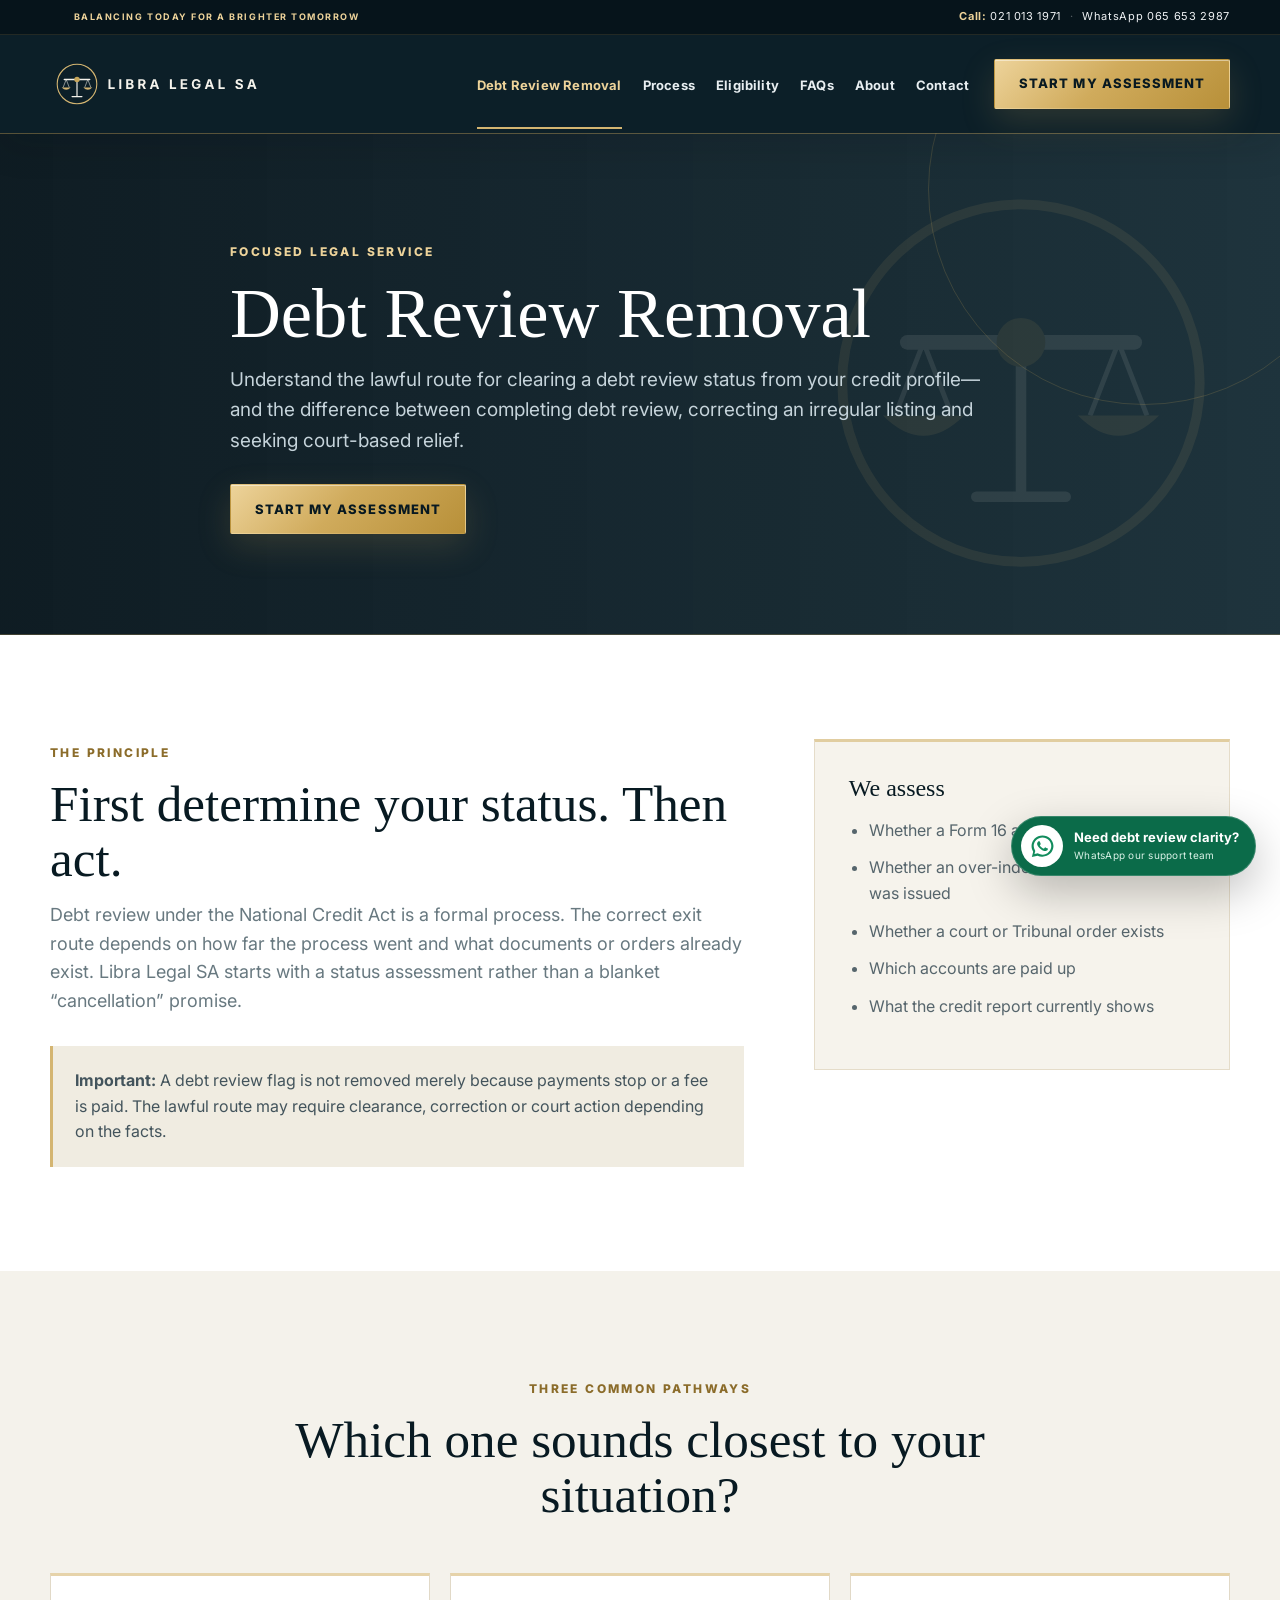
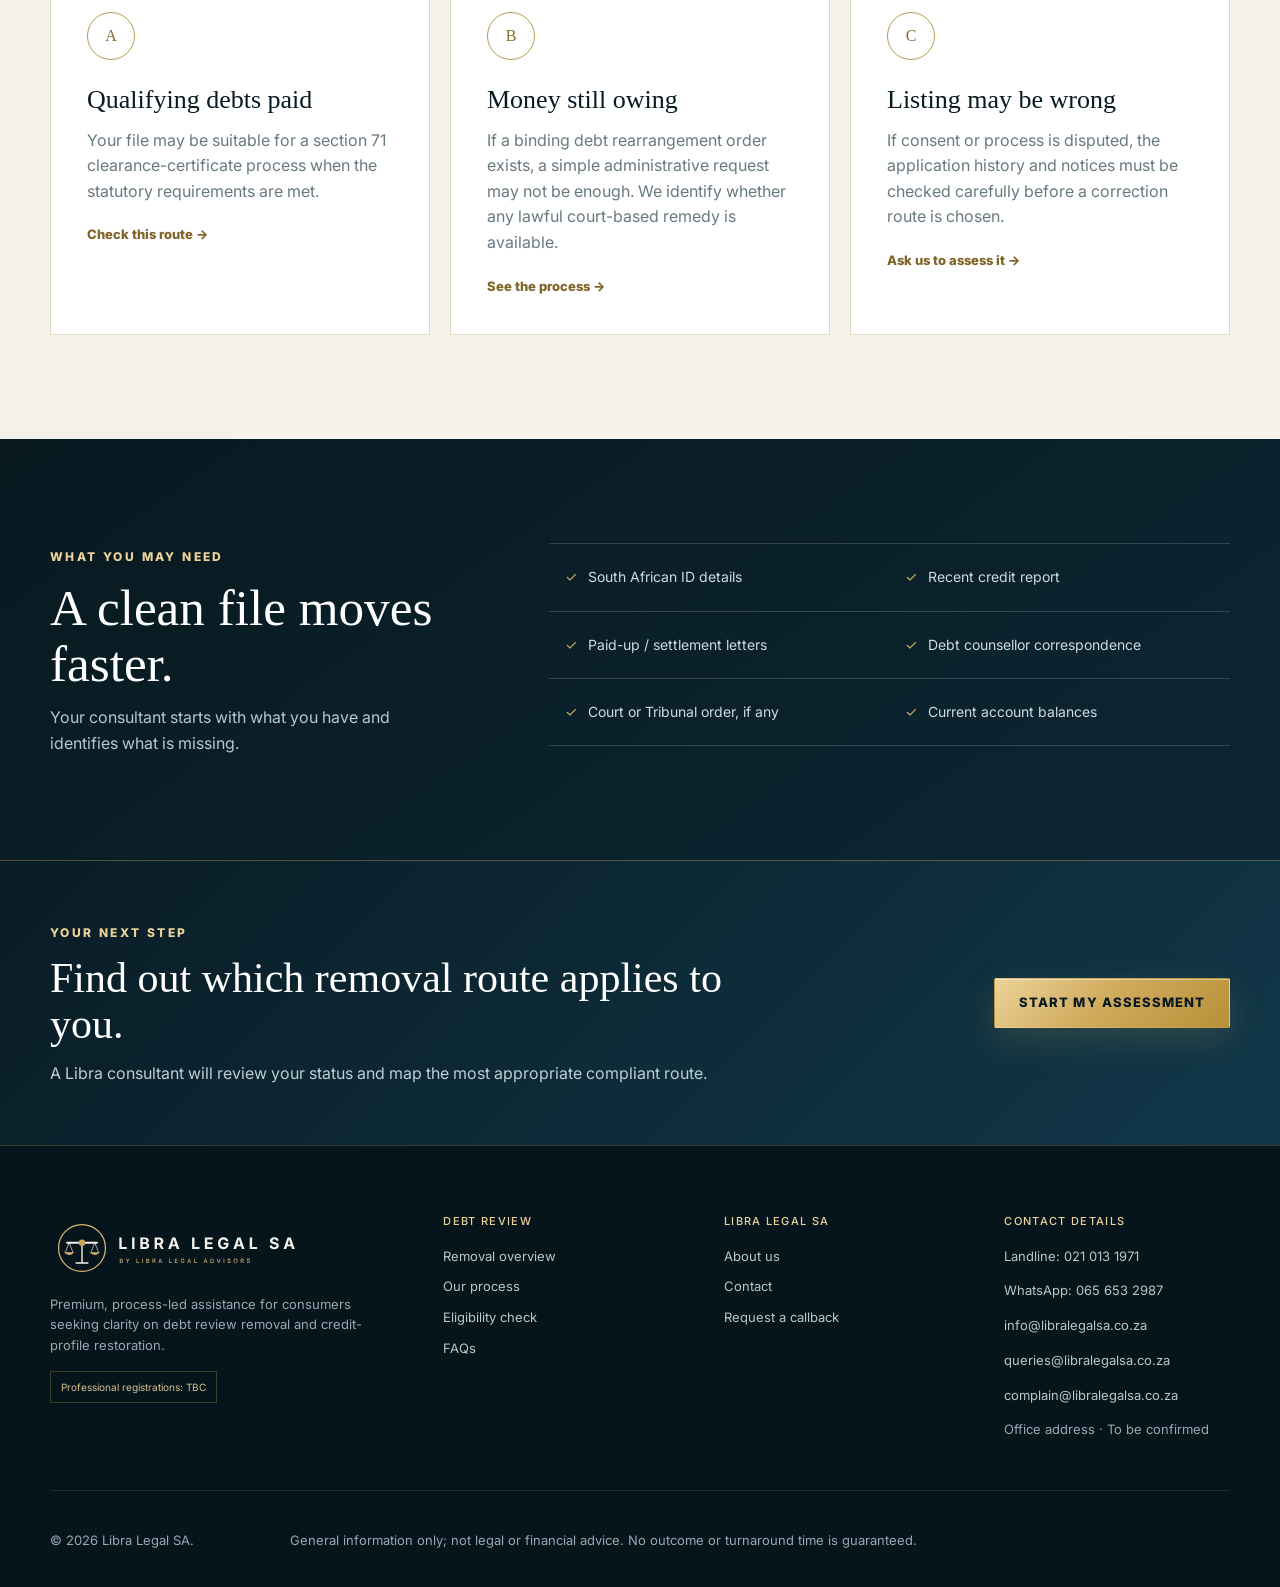
<file: debt-review-removal.html>
<!doctype html><html lang="en"><head><meta charset="utf-8"><meta name="viewport" content="width=device-width,initial-scale=1"><title>Debt Review Removal | Libra Legal SA</title><meta name="description" content="Understand the lawful routes to debt review removal in South Africa with Libra Legal SA."><link rel="stylesheet" href="assets/styles.css"><link rel="icon" href="favicon.svg" type="image/svg+xml"><link rel="icon" href="favicon.ico" sizes="any"><link rel="apple-touch-icon" href="apple-touch-icon.png"><meta name="theme-color" content="#081a22"><meta property="og:site_name" content="Libra Legal SA"><meta property="og:type" content="website"><meta property="og:image" content="https://www.libralegalsa.co.za/og-image.png"><meta name="twitter:card" content="summary_large_image"><link rel="preconnect" href="https://fonts.googleapis.com"><link rel="preconnect" href="https://fonts.gstatic.com" crossorigin><link href="https://fonts.googleapis.com/css2?family=Inter:wght@400;500;600;700;800&display=swap" rel="stylesheet"></head><body><header class="site-header"><div class="utility-bar"><div class="shell utility-inner"><span>South Africa · Nationwide assistance</span><span><b>Call:</b> 021 013 1971</span></div></div><div class="shell nav-row"><a href="index.html" class="brand"><svg class="brand-logo" role="img" aria-label="Libra Legal SA" xmlns="http://www.w3.org/2000/svg" viewBox="0 0 474 120"><g transform="translate(60,60) scale(1)"><circle r="44" fill="none" stroke="#d4b571" stroke-width="2.4"/><line x1="-28" y1="-10" x2="28" y2="-10" stroke="#f4f2eb" stroke-width="3.6" stroke-linecap="round"/><path d="M-24 -10 L-31 8 M-24 -10 L-17 8" stroke="#f4f2eb" stroke-width="1.2" fill="none"/><path d="M-34 8 Q-24 18 -14 8 Z" fill="#d4b571"/><path d="M24 -10 L17 8 M24 -10 L31 8" stroke="#f4f2eb" stroke-width="1.2" fill="none"/><path d="M14 8 Q24 18 34 8 Z" fill="#d4b571"/><line x1="0" y1="-10" x2="0" y2="28" stroke="#f4f2eb" stroke-width="2.6"/><line x1="-11" y1="28" x2="11" y2="28" stroke="#f4f2eb" stroke-width="2.6" stroke-linecap="round"/><circle cy="-10" r="6" fill="#c7a65a"/></g><path d="M129.9775390625 71.0H143.8642578125V67.2939453125H134.4453125V49.173828125H129.9775390625ZM158.408203125 49.173828125H153.9404296875V71.0H158.408203125ZM169.36328125 71.0H178.5771484375C183.4990234375 71.0 186.0771484375 68.4365234375 186.0771484375 64.9794921875C186.0771484375 61.7421875 183.7626953125 59.80859375 181.3017578125 59.69140625V59.4716796875C183.54296875 58.9736328125 185.2275390625 57.376953125 185.2275390625 54.7841796875C185.2275390625 51.517578125 182.810546875 49.173828125 178.0205078125 49.173828125H169.36328125ZM173.8310546875 67.3232421875V61.4052734375H177.8154296875C180.056640625 61.4052734375 181.4775390625 62.7236328125 181.4775390625 64.5546875C181.4775390625 66.2099609375 180.3203125 67.3232421875 177.6982421875 67.3232421875ZM173.8310546875 58.34375V52.8212890625H177.44921875C179.5439453125 52.8212890625 180.701171875 53.9052734375 180.701171875 55.501953125C180.701171875 57.259765625 179.2802734375 58.34375 177.361328125 58.34375ZM196.2119140625 71.0H200.6796875V63.20703125H204.1953125L208.35546875 71.0H213.306640625L208.6630859375 62.4892578125C211.1533203125 61.419921875 212.5302734375 59.2666015625 212.5302734375 56.2783203125C212.5302734375 51.986328125 209.6884765625 49.173828125 204.72265625 49.173828125H196.2119140625ZM200.6796875 59.5888671875V52.865234375H203.8876953125C206.626953125 52.865234375 207.916015625 54.0810546875 207.916015625 56.2783203125C207.916015625 58.4609375 206.626953125 59.5888671875 203.90234375 59.5888671875ZM221.654296875 71.0H226.5908203125L228.216796875 65.931640625H235.9658203125L237.650390625 71.0H242.6162109375L234.9697265625 49.173828125H229.1103515625ZM229.330078125 62.4306640625 229.9599609375 60.4677734375C230.619140625 58.2705078125 231.263671875 55.677734375 231.99609375 52.6748046875C232.7578125 55.6484375 233.4462890625 58.2265625 234.1494140625 60.4677734375L234.80859375 62.4306640625ZM266.416015625 71.0H280.302734375V67.2939453125H270.8837890625V49.173828125H266.416015625ZM290.37890625 71.0H305.0126953125V67.2939453125H294.8466796875V61.80078125H304.2216796875V58.1533203125H294.8466796875V52.8798828125H304.9833984375V49.173828125H290.37890625ZM325.26953125 71.29296875C330.748046875 71.29296875 334.6884765625 67.8212890625 334.6884765625 62.09375V59.369140625H325.6064453125V62.767578125H330.3525390625C330.279296875 65.5654296875 328.404296875 67.3232421875 325.298828125 67.3232421875C321.7978515625 67.3232421875 319.5419921875 64.701171875 319.5419921875 60.072265625C319.5419921875 55.443359375 321.87109375 52.8505859375 325.240234375 52.8505859375C327.671875 52.8505859375 329.3125 54.125 329.927734375 56.205078125H334.46875C333.853515625 51.8984375 330.07421875 48.880859375 325.1669921875 48.880859375C319.4248046875 48.880859375 315.0009765625 53.041015625 315.0009765625 60.1162109375C315.0009765625 67.015625 319.146484375 71.29296875 325.26953125 71.29296875ZM343.8564453125 71.0H348.79296875L350.4189453125 65.931640625H358.16796875L359.8525390625 71.0H364.818359375L357.171875 49.173828125H351.3125ZM351.5322265625 62.4306640625 352.162109375 60.4677734375C352.8212890625 58.2705078125 353.4658203125 55.677734375 354.1982421875 52.6748046875C354.9599609375 55.6484375 355.6484375 58.2265625 356.3515625 60.4677734375L357.0107421875 62.4306640625ZM374.513671875 71.0H388.400390625V67.2939453125H378.9814453125V49.173828125H374.513671875ZM420.5791015625 71.322265625C425.8818359375 71.322265625 429.001953125 68.7587890625 429.001953125 64.7890625C429.001953125 61.126953125 426.16015625 59.251953125 422.4833984375 58.40234375L420.505859375 57.9189453125C418.66015625 57.4794921875 417.01953125 56.791015625 417.01953125 55.1650390625C417.01953125 53.7001953125 418.30859375 52.6455078125 420.59375 52.6455078125C422.8349609375 52.6455078125 424.2265625 53.65625 424.3876953125 55.3994140625H428.708984375C428.6357421875 51.5615234375 425.4716796875 48.880859375 420.6376953125 48.880859375C415.8916015625 48.880859375 412.4345703125 51.517578125 412.4345703125 55.4580078125C412.4345703125 58.63671875 414.646484375 60.4970703125 418.337890625 61.390625L420.740234375 61.9912109375C423.11328125 62.5771484375 424.5048828125 63.265625 424.5048828125 64.759765625C424.5048828125 66.4150390625 422.9228515625 67.54296875 420.53515625 67.54296875C418.1181640625 67.54296875 416.345703125 66.4443359375 416.19921875 64.232421875H411.8486328125C411.98046875 68.8759765625 415.3349609375 71.322265625 420.5791015625 71.322265625ZM437.96484375 71.0H442.9013671875L444.52734375 65.931640625H452.2763671875L453.9609375 71.0H458.9267578125L451.2802734375 49.173828125H445.4208984375ZM445.640625 62.4306640625 446.2705078125 60.4677734375C446.9296875 58.2705078125 447.57421875 55.677734375 448.306640625 52.6748046875C449.068359375 55.6484375 449.7568359375 58.2265625 450.4599609375 60.4677734375L451.119140625 62.4306640625Z" fill="#f4f2eb"/></svg></a><button class="menu-button" aria-expanded="false" aria-label="Toggle navigation"><span></span><span></span><span></span></button><nav class="nav-links"><a href="debt-review-removal.html" class="active">Debt Review Removal</a><a href="process.html">Process</a><a href="eligibility.html">Eligibility</a><a href="faq.html">FAQs</a><a href="about.html">About</a><a href="contact.html">Contact</a><a href="apply.html" class="button button-gold nav-cta">Start My Assessment</a></nav></div></header><main><section class="page-hero"><div class="shell narrow"><span class="eyebrow light">Focused legal service</span><h1>Debt Review Removal</h1><p>Understand the lawful route for clearing a debt review status from your credit profile—and the difference between completing debt review, correcting an irregular listing and seeking court-based relief.</p><a href="apply.html" class="button button-gold">Start My Assessment</a></div></section><section class="section white"><div class="shell content-grid"><div class="content-main"><span class="eyebrow">The principle</span><h2>First determine your status. Then act.</h2><p>Debt review under the National Credit Act is a formal process. The correct exit route depends on how far the process went and what documents or orders already exist. Libra Legal SA starts with a status assessment rather than a blanket “cancellation” promise.</p><div class="notice-box"><strong>Important:</strong> A debt review flag is not removed merely because payments stop or a fee is paid. The lawful route may require clearance, correction or court action depending on the facts.</div></div><aside class="side-card"><h3>We assess</h3><ul><li>Whether a Form 16 application was made</li><li>Whether an over-indebted determination was issued</li><li>Whether a court or Tribunal order exists</li><li>Which accounts are paid up</li><li>What the credit report currently shows</li></ul></aside></div></section><section class="section ivory"><div class="shell section-heading centered"><span class="eyebrow">Three common pathways</span><h2>Which one sounds closest to your situation?</h2></div><div class="shell pathway-grid"><article><div class="path-icon">A</div><h3>Qualifying debts paid</h3><p>Your file may be suitable for a section 71 clearance-certificate process when the statutory requirements are met.</p><a href="eligibility.html">Check this route →</a></article><article><div class="path-icon">B</div><h3>Money still owing</h3><p>If a binding debt rearrangement order exists, a simple administrative request may not be enough. We identify whether any lawful court-based remedy is available.</p><a href="process.html">See the process →</a></article><article><div class="path-icon">C</div><h3>Listing may be wrong</h3><p>If consent or process is disputed, the application history and notices must be checked carefully before a correction route is chosen.</p><a href="apply.html">Ask us to assess it →</a></article></div></section><section class="section dark-section"><div class="shell two-col"><div><span class="eyebrow light">What you may need</span><h2>A clean file moves faster.</h2><p>Your consultant starts with what you have and identifies what is missing.</p></div><div class="document-list"><span>South African ID details</span><span>Recent credit report</span><span>Paid-up / settlement letters</span><span>Debt counsellor correspondence</span><span>Court or Tribunal order, if any</span><span>Current account balances</span></div></div></section><section class="cta-band compact"><div class="shell cta-grid"><div><span class="eyebrow light">Your next step</span><h2>Find out which removal route applies to you.</h2><p>A Libra consultant will review your status and map the most appropriate compliant route.</p></div><div class="cta-actions"><a href="apply.html" class="button button-gold">Start My Assessment</a></div></div></section></main><footer class="site-footer"><div class="shell footer-grid"><div><a href="index.html" class="brand"><svg class="brand-logo brand-logo-endorsed" role="img" aria-label="Libra Legal SA by libra legal advisors" xmlns="http://www.w3.org/2000/svg" viewBox="0 0 474 120"><g transform="translate(60,60) scale(1)"><circle r="44" fill="none" stroke="#d4b571" stroke-width="2.4"/><line x1="-28" y1="-10" x2="28" y2="-10" stroke="#f4f2eb" stroke-width="3.6" stroke-linecap="round"/><path d="M-24 -10 L-31 8 M-24 -10 L-17 8" stroke="#f4f2eb" stroke-width="1.2" fill="none"/><path d="M-34 8 Q-24 18 -14 8 Z" fill="#d4b571"/><path d="M24 -10 L17 8 M24 -10 L31 8" stroke="#f4f2eb" stroke-width="1.2" fill="none"/><path d="M14 8 Q24 18 34 8 Z" fill="#d4b571"/><line x1="0" y1="-10" x2="0" y2="28" stroke="#f4f2eb" stroke-width="2.6"/><line x1="-11" y1="28" x2="11" y2="28" stroke="#f4f2eb" stroke-width="2.6" stroke-linecap="round"/><circle cy="-10" r="6" fill="#c7a65a"/></g><path d="M129.9775390625 62.0H143.8642578125V58.2939453125H134.4453125V40.173828125H129.9775390625ZM158.408203125 40.173828125H153.9404296875V62.0H158.408203125ZM169.36328125 62.0H178.5771484375C183.4990234375 62.0 186.0771484375 59.4365234375 186.0771484375 55.9794921875C186.0771484375 52.7421875 183.7626953125 50.80859375 181.3017578125 50.69140625V50.4716796875C183.54296875 49.9736328125 185.2275390625 48.376953125 185.2275390625 45.7841796875C185.2275390625 42.517578125 182.810546875 40.173828125 178.0205078125 40.173828125H169.36328125ZM173.8310546875 58.3232421875V52.4052734375H177.8154296875C180.056640625 52.4052734375 181.4775390625 53.7236328125 181.4775390625 55.5546875C181.4775390625 57.2099609375 180.3203125 58.3232421875 177.6982421875 58.3232421875ZM173.8310546875 49.34375V43.8212890625H177.44921875C179.5439453125 43.8212890625 180.701171875 44.9052734375 180.701171875 46.501953125C180.701171875 48.259765625 179.2802734375 49.34375 177.361328125 49.34375ZM196.2119140625 62.0H200.6796875V54.20703125H204.1953125L208.35546875 62.0H213.306640625L208.6630859375 53.4892578125C211.1533203125 52.419921875 212.5302734375 50.2666015625 212.5302734375 47.2783203125C212.5302734375 42.986328125 209.6884765625 40.173828125 204.72265625 40.173828125H196.2119140625ZM200.6796875 50.5888671875V43.865234375H203.8876953125C206.626953125 43.865234375 207.916015625 45.0810546875 207.916015625 47.2783203125C207.916015625 49.4609375 206.626953125 50.5888671875 203.90234375 50.5888671875ZM221.654296875 62.0H226.5908203125L228.216796875 56.931640625H235.9658203125L237.650390625 62.0H242.6162109375L234.9697265625 40.173828125H229.1103515625ZM229.330078125 53.4306640625 229.9599609375 51.4677734375C230.619140625 49.2705078125 231.263671875 46.677734375 231.99609375 43.6748046875C232.7578125 46.6484375 233.4462890625 49.2265625 234.1494140625 51.4677734375L234.80859375 53.4306640625ZM266.416015625 62.0H280.302734375V58.2939453125H270.8837890625V40.173828125H266.416015625ZM290.37890625 62.0H305.0126953125V58.2939453125H294.8466796875V52.80078125H304.2216796875V49.1533203125H294.8466796875V43.8798828125H304.9833984375V40.173828125H290.37890625ZM325.26953125 62.29296875C330.748046875 62.29296875 334.6884765625 58.8212890625 334.6884765625 53.09375V50.369140625H325.6064453125V53.767578125H330.3525390625C330.279296875 56.5654296875 328.404296875 58.3232421875 325.298828125 58.3232421875C321.7978515625 58.3232421875 319.5419921875 55.701171875 319.5419921875 51.072265625C319.5419921875 46.443359375 321.87109375 43.8505859375 325.240234375 43.8505859375C327.671875 43.8505859375 329.3125 45.125 329.927734375 47.205078125H334.46875C333.853515625 42.8984375 330.07421875 39.880859375 325.1669921875 39.880859375C319.4248046875 39.880859375 315.0009765625 44.041015625 315.0009765625 51.1162109375C315.0009765625 58.015625 319.146484375 62.29296875 325.26953125 62.29296875ZM343.8564453125 62.0H348.79296875L350.4189453125 56.931640625H358.16796875L359.8525390625 62.0H364.818359375L357.171875 40.173828125H351.3125ZM351.5322265625 53.4306640625 352.162109375 51.4677734375C352.8212890625 49.2705078125 353.4658203125 46.677734375 354.1982421875 43.6748046875C354.9599609375 46.6484375 355.6484375 49.2265625 356.3515625 51.4677734375L357.0107421875 53.4306640625ZM374.513671875 62.0H388.400390625V58.2939453125H378.9814453125V40.173828125H374.513671875ZM420.5791015625 62.322265625C425.8818359375 62.322265625 429.001953125 59.7587890625 429.001953125 55.7890625C429.001953125 52.126953125 426.16015625 50.251953125 422.4833984375 49.40234375L420.505859375 48.9189453125C418.66015625 48.4794921875 417.01953125 47.791015625 417.01953125 46.1650390625C417.01953125 44.7001953125 418.30859375 43.6455078125 420.59375 43.6455078125C422.8349609375 43.6455078125 424.2265625 44.65625 424.3876953125 46.3994140625H428.708984375C428.6357421875 42.5615234375 425.4716796875 39.880859375 420.6376953125 39.880859375C415.8916015625 39.880859375 412.4345703125 42.517578125 412.4345703125 46.4580078125C412.4345703125 49.63671875 414.646484375 51.4970703125 418.337890625 52.390625L420.740234375 52.9912109375C423.11328125 53.5771484375 424.5048828125 54.265625 424.5048828125 55.759765625C424.5048828125 57.4150390625 422.9228515625 58.54296875 420.53515625 58.54296875C418.1181640625 58.54296875 416.345703125 57.4443359375 416.19921875 55.232421875H411.8486328125C411.98046875 59.8759765625 415.3349609375 62.322265625 420.5791015625 62.322265625ZM437.96484375 62.0H442.9013671875L444.52734375 56.931640625H452.2763671875L453.9609375 62.0H458.9267578125L451.2802734375 40.173828125H445.4208984375ZM445.640625 53.4306640625 446.2705078125 51.4677734375C446.9296875 49.2705078125 447.57421875 46.677734375 448.306640625 43.6748046875C449.068359375 46.6484375 449.7568359375 49.2265625 450.4599609375 51.4677734375L451.119140625 53.4306640625Z" fill="#f4f2eb"/><path d="M130.88623046875 88.0H133.9638671875C135.822265625 88.0 136.66552734375 87.07080078125 136.66552734375 85.8408203125C136.66552734375 84.61083984375 135.80078125 83.91259765625 135.00048828125 83.86962890625V83.7890625C135.74169921875 83.6064453125 136.35400390625 83.09619140625 136.35400390625 82.09716796875C136.35400390625 80.91552734375 135.5322265625 79.9970703125 133.8349609375 79.9970703125H130.88623046875ZM132.11083984375 86.947265625V84.40673828125H133.888671875C134.8447265625 84.40673828125 135.45166015625 85.0244140625 135.45166015625 85.78173828125C135.45166015625 86.44775390625 134.98974609375 86.947265625 133.84033203125 86.947265625ZM132.11083984375 83.46142578125V81.04443359375H133.7490234375C134.69970703125 81.04443359375 135.15087890625 81.5439453125 135.15087890625 82.19921875C135.15087890625 82.96728515625 134.52783203125 83.46142578125 133.716796875 83.46142578125ZM144.94677734375 88.0H146.17138671875V84.81494140625L149.109375 79.9970703125H147.68603515625L146.1982421875 82.54833984375C145.9619140625 82.951171875 145.7685546875 83.31103515625 145.56982421875 83.79443359375C145.37109375 83.32177734375 145.177734375 82.96728515625 144.9306640625 82.54833984375L143.4267578125 79.9970703125H141.998046875L144.94677734375 84.81494140625ZM162.2021484375 88.0H167.05224609375V86.947265625H163.4267578125V79.9970703125H162.2021484375ZM174.146484375 79.9970703125H172.921875V88.0H174.146484375ZM180.4189453125 88.0H183.49658203125C185.35498046875 88.0 186.1982421875 87.07080078125 186.1982421875 85.8408203125C186.1982421875 84.61083984375 185.33349609375 83.91259765625 184.533203125 83.86962890625V83.7890625C185.2744140625 83.6064453125 185.88671875 83.09619140625 185.88671875 82.09716796875C185.88671875 80.91552734375 185.06494140625 79.9970703125 183.36767578125 79.9970703125H180.4189453125ZM181.6435546875 86.947265625V84.40673828125H183.42138671875C184.37744140625 84.40673828125 184.984375 85.0244140625 184.984375 85.78173828125C184.984375 86.44775390625 184.5224609375 86.947265625 183.373046875 86.947265625ZM181.6435546875 83.46142578125V81.04443359375H183.28173828125C184.232421875 81.04443359375 184.68359375 81.5439453125 184.68359375 82.19921875C184.68359375 82.96728515625 184.060546875 83.46142578125 183.24951171875 83.46142578125ZM192.14306640625 88.0H193.36767578125V84.97607421875H195.00048828125C195.02197265625 84.97607421875 195.048828125 84.97607421875 195.0703125 84.97607421875L196.6923828125 88.0H198.08349609375L196.32177734375 84.7666015625C197.2939453125 84.4013671875 197.78271484375 83.5849609375 197.78271484375 82.5107421875C197.78271484375 81.03369140625 196.8642578125 79.9970703125 195.01123046875 79.9970703125H192.14306640625ZM193.36767578125 83.9287109375V81.04443359375H194.87158203125C196.05322265625 81.04443359375 196.5419921875 81.6083984375 196.5419921875 82.5107421875C196.5419921875 83.40771484375 196.05322265625 83.9287109375 194.88232421875 83.9287109375ZM203.158203125 88.0H204.48486328125L205.19921875 85.88916015625H208.3466796875L209.08251953125 88.0H210.4091796875L207.5087890625 79.9970703125H206.0048828125ZM205.54833984375 84.86865234375 205.994140625 83.54736328125C206.19287109375 82.93505859375 206.43994140625 82.1025390625 206.75146484375 80.95849609375C207.068359375 82.091796875 207.31005859375 82.908203125 207.52490234375 83.54736328125L207.98681640625 84.86865234375ZM223.501953125 88.0H228.35205078125V86.947265625H224.7265625V79.9970703125H223.501953125ZM234.2216796875 88.0H239.2919921875V86.947265625H235.4462890625V84.48193359375H238.9912109375V83.4345703125H235.4462890625V81.0498046875H239.259765625V79.9970703125H234.2216796875ZM248.71728515625 88.107421875C250.65625 88.107421875 252.05810546875 86.83984375 252.05810546875 84.81494140625V83.896484375H248.89990234375V84.90625H250.8603515625C250.83349609375 86.1845703125 249.990234375 86.990234375 248.72265625 86.990234375C247.31005859375 86.990234375 246.28955078125 85.9267578125 246.28955078125 83.99853515625C246.28955078125 82.06494140625 247.326171875 81.0068359375 248.67431640625 81.0068359375C249.72705078125 81.0068359375 250.44140625 81.59228515625 250.7314453125 82.52685546875H251.98828125C251.7197265625 80.96923828125 250.3876953125 79.8896484375 248.66357421875 79.8896484375C246.59033203125 79.8896484375 245.07568359375 81.447265625 245.07568359375 84.00390625C245.07568359375 86.53369140625 246.5419921875 88.107421875 248.71728515625 88.107421875ZM257.4658203125 88.0H258.79248046875L259.5068359375 85.88916015625H262.654296875L263.39013671875 88.0H264.716796875L261.81640625 79.9970703125H260.3125ZM259.85595703125 84.86865234375 260.3017578125 83.54736328125C260.50048828125 82.93505859375 260.74755859375 82.1025390625 261.05908203125 80.95849609375C261.3759765625 82.091796875 261.61767578125 82.908203125 261.83251953125 83.54736328125L262.29443359375 84.86865234375ZM270.376953125 88.0H275.22705078125V86.947265625H271.6015625V79.9970703125H270.376953125ZM287.9169921875 88.0H289.24365234375L289.9580078125 85.88916015625H293.10546875L293.84130859375 88.0H295.16796875L292.267578125 79.9970703125H290.763671875ZM290.30712890625 84.86865234375 290.7529296875 83.54736328125C290.95166015625 82.93505859375 291.19873046875 82.1025390625 291.51025390625 80.95849609375C291.8271484375 82.091796875 292.06884765625 82.908203125 292.28369140625 83.54736328125L292.74560546875 84.86865234375ZM303.43310546875 88.0C305.8662109375 88.0 307.27880859375 86.49072265625 307.27880859375 83.98779296875C307.27880859375 81.5009765625 305.8662109375 79.9970703125 303.50830078125 79.9970703125H300.828125V88.0ZM302.052734375 86.92578125V81.0712890625H303.427734375C305.17333984375 81.0712890625 306.07568359375 82.10791015625 306.07568359375 83.98779296875C306.07568359375 85.8837890625 305.17333984375 86.92578125 303.36328125 86.92578125ZM315.54931640625 88.0H317.0478515625L319.9052734375 79.9970703125H318.57861328125L317.06396484375 84.44970703125C316.865234375 85.056640625 316.6181640625 85.87841796875 316.306640625 87.01708984375C315.98974609375 85.89990234375 315.7373046875 85.056640625 315.533203125 84.44970703125L313.9755859375 79.9970703125H312.654296875ZM326.7900390625 79.9970703125H325.5654296875V88.0H326.7900390625ZM335.748046875 88.13427734375C337.6279296875 88.13427734375 338.712890625 87.14599609375 338.712890625 85.787109375C338.712890625 84.34228515625 337.42919921875 83.79443359375 336.40869140625 83.53125L335.6298828125 83.3271484375C335.017578125 83.166015625 334.1904296875 82.88134765625 334.1904296875 82.1240234375C334.1904296875 81.447265625 334.802734375 80.953125 335.77490234375 80.953125C336.6826171875 80.953125 337.33251953125 81.3720703125 337.4130859375 82.1025390625H338.60546875C338.56787109375 80.82958984375 337.4453125 79.8896484375 335.8017578125 79.8896484375C334.1904296875 79.8896484375 332.9658203125 80.80810546875 332.9658203125 82.19384765625C332.9658203125 83.28955078125 333.7392578125 83.9609375 335.0498046875 84.31005859375L335.984375 84.56787109375C336.84375 84.798828125 337.50439453125 85.07275390625 337.50439453125 85.77099609375C337.50439453125 86.54443359375 336.7578125 87.06005859375 335.74267578125 87.06005859375C334.81884765625 87.06005859375 334.04541015625 86.65185546875 333.9755859375 85.7763671875H332.74560546875C332.82080078125 87.2373046875 333.94873046875 88.13427734375 335.748046875 88.13427734375ZM348.00390625 88.107421875C350.0771484375 88.107421875 351.60791015625 86.560546875 351.60791015625 84.00390625C351.60791015625 81.4365234375 350.0771484375 79.8896484375 348.00390625 79.8896484375C345.92529296875 79.8896484375 344.38916015625 81.4365234375 344.38916015625 84.00390625C344.38916015625 86.560546875 345.92529296875 88.107421875 348.00390625 88.107421875ZM348.00390625 86.990234375C346.62890625 86.990234375 345.60302734375 85.9375 345.60302734375 84.00390625C345.60302734375 82.06494140625 346.62890625 81.0068359375 348.00390625 81.0068359375C349.3681640625 81.0068359375 350.39404296875 82.0595703125 350.39404296875 84.00390625C350.39404296875 85.9375 349.3681640625 86.990234375 348.00390625 86.990234375ZM357.60107421875 88.0H358.82568359375V84.97607421875H360.45849609375C360.47998046875 84.97607421875 360.5068359375 84.97607421875 360.5283203125 84.97607421875L362.150390625 88.0H363.54150390625L361.77978515625 84.7666015625C362.751953125 84.4013671875 363.24072265625 83.5849609375 363.24072265625 82.5107421875C363.24072265625 81.03369140625 362.322265625 79.9970703125 360.46923828125 79.9970703125H357.60107421875ZM358.82568359375 83.9287109375V81.04443359375H360.32958984375C361.51123046875 81.04443359375 362.0 81.6083984375 362.0 82.5107421875C362.0 83.40771484375 361.51123046875 83.9287109375 360.34033203125 83.9287109375ZM371.9140625 88.13427734375C373.7939453125 88.13427734375 374.87890625 87.14599609375 374.87890625 85.787109375C374.87890625 84.34228515625 373.59521484375 83.79443359375 372.57470703125 83.53125L371.7958984375 83.3271484375C371.18359375 83.166015625 370.3564453125 82.88134765625 370.3564453125 82.1240234375C370.3564453125 81.447265625 370.96875 80.953125 371.94091796875 80.953125C372.8486328125 80.953125 373.49853515625 81.3720703125 373.5791015625 82.1025390625H374.771484375C374.73388671875 80.82958984375 373.611328125 79.8896484375 371.9677734375 79.8896484375C370.3564453125 79.8896484375 369.1318359375 80.80810546875 369.1318359375 82.19384765625C369.1318359375 83.28955078125 369.9052734375 83.9609375 371.2158203125 84.31005859375L372.150390625 84.56787109375C373.009765625 84.798828125 373.67041015625 85.07275390625 373.67041015625 85.77099609375C373.67041015625 86.54443359375 372.923828125 87.06005859375 371.90869140625 87.06005859375C370.98486328125 87.06005859375 370.21142578125 86.65185546875 370.1416015625 85.7763671875H368.91162109375C368.98681640625 87.2373046875 370.11474609375 88.13427734375 371.9140625 88.13427734375Z" fill="#d4b571"/></svg></a><p class="footer-intro">Premium, process-led assistance for consumers seeking clarity on debt review removal and credit-profile restoration.</p><div class="legal-chip">Professional registrations: TBC</div></div><div><h3>Debt Review</h3><a href="debt-review-removal.html">Removal overview</a><a href="process.html">Our process</a><a href="eligibility.html">Eligibility check</a><a href="faq.html">FAQs</a></div><div><h3>Libra Legal SA</h3><a href="about.html">About us</a><a href="contact.html">Contact</a><a href="apply.html">Request a callback</a></div><div><h3>Default details</h3><p>021 013 1971</p><p>info@libralegalsa.co.za</p><p>Office address · To be confirmed</p></div></div><div class="shell footer-bottom"><p>© 2026 Libra Legal SA.</p><p class="footer-disclaimer">General information only; not legal or financial advice. No outcome or turnaround time is guaranteed.</p></div></footer><script src="assets/site.js"></script></body></html>
</file>
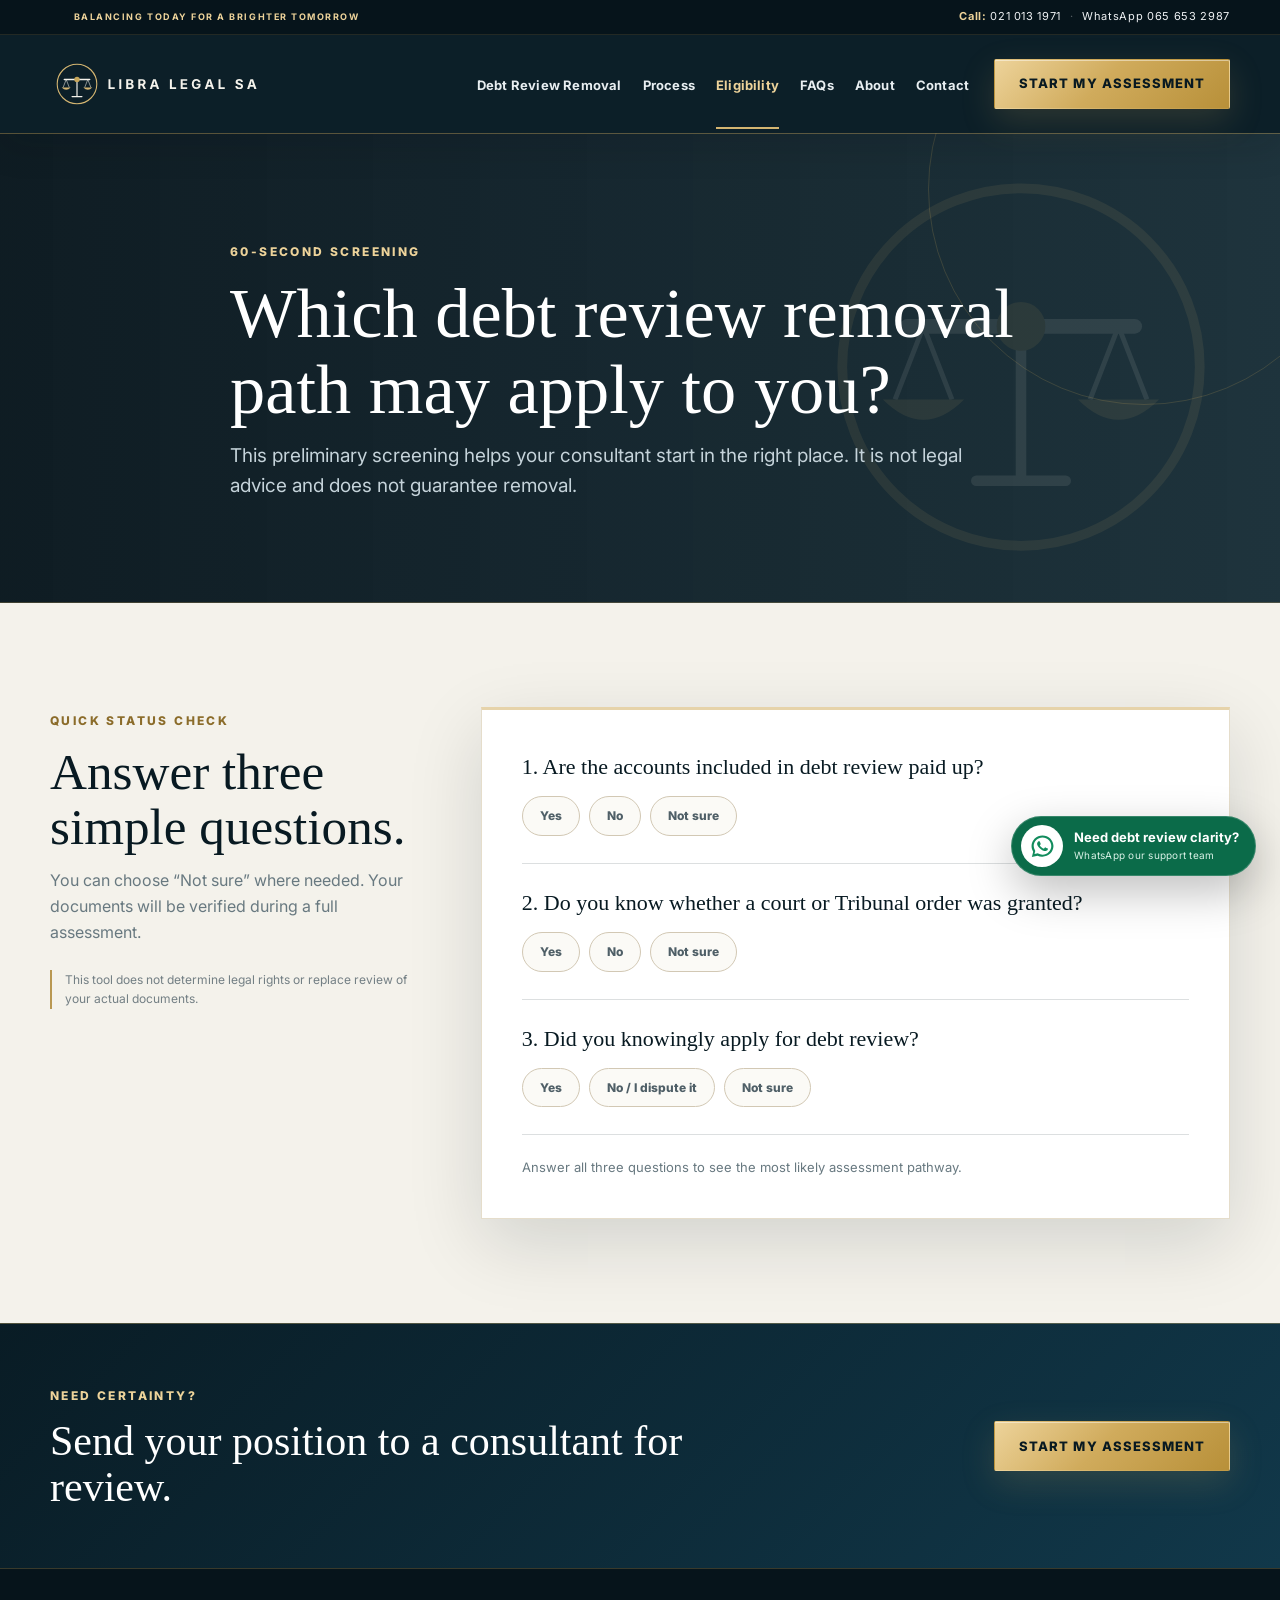
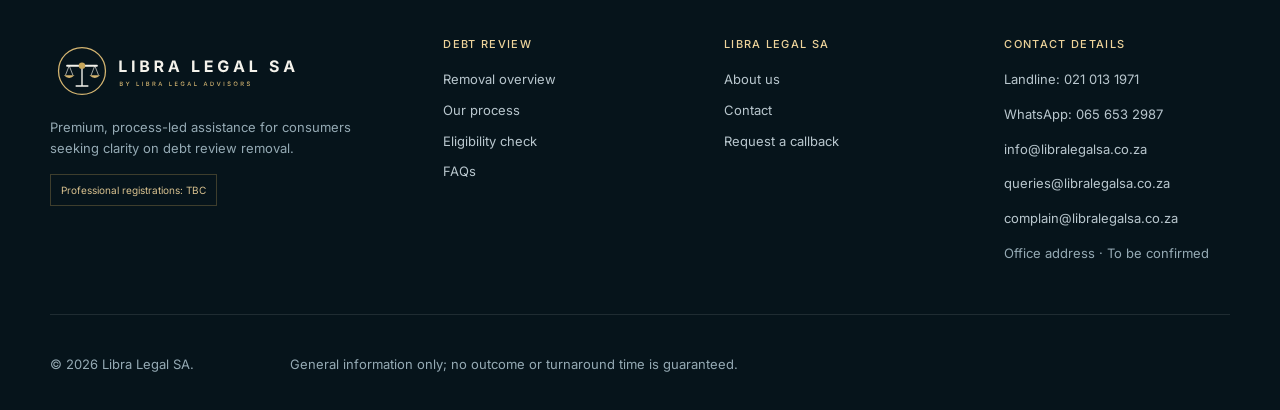
<file: eligibility.html>
<!doctype html><html lang="en"><head><meta charset="utf-8"><meta name="viewport" content="width=device-width,initial-scale=1"><title>Eligibility | Libra Legal SA</title><meta name="description" content="Use Libra Legal SA's preliminary debt review removal screening tool."><link rel="stylesheet" href="assets/styles.css"><link rel="icon" href="favicon.svg" type="image/svg+xml"><link rel="icon" href="favicon.ico" sizes="any"><link rel="apple-touch-icon" href="apple-touch-icon.png"><meta name="theme-color" content="#081a22"><meta property="og:site_name" content="Libra Legal SA"><meta property="og:type" content="website"><meta property="og:image" content="https://www.libralegalsa.co.za/og-image.png"><meta name="twitter:card" content="summary_large_image"><link rel="preconnect" href="https://fonts.googleapis.com"><link rel="preconnect" href="https://fonts.gstatic.com" crossorigin><link href="https://fonts.googleapis.com/css2?family=Inter:wght@400;500;600;700;800&display=swap" rel="stylesheet"></head><body><header class="site-header"><div class="utility-bar"><div class="shell utility-inner"><span>South Africa · Nationwide assistance</span><span><b>Call:</b> 021 013 1971</span></div></div><div class="shell nav-row"><a href="index.html" class="brand"><svg class="brand-logo" role="img" aria-label="Libra Legal SA" xmlns="http://www.w3.org/2000/svg" viewBox="0 0 474 120"><g transform="translate(60,60) scale(1)"><circle r="44" fill="none" stroke="#d4b571" stroke-width="2.4"/><line x1="-28" y1="-10" x2="28" y2="-10" stroke="#f4f2eb" stroke-width="3.6" stroke-linecap="round"/><path d="M-24 -10 L-31 8 M-24 -10 L-17 8" stroke="#f4f2eb" stroke-width="1.2" fill="none"/><path d="M-34 8 Q-24 18 -14 8 Z" fill="#d4b571"/><path d="M24 -10 L17 8 M24 -10 L31 8" stroke="#f4f2eb" stroke-width="1.2" fill="none"/><path d="M14 8 Q24 18 34 8 Z" fill="#d4b571"/><line x1="0" y1="-10" x2="0" y2="28" stroke="#f4f2eb" stroke-width="2.6"/><line x1="-11" y1="28" x2="11" y2="28" stroke="#f4f2eb" stroke-width="2.6" stroke-linecap="round"/><circle cy="-10" r="6" fill="#c7a65a"/></g><path d="M129.9775390625 71.0H143.8642578125V67.2939453125H134.4453125V49.173828125H129.9775390625ZM158.408203125 49.173828125H153.9404296875V71.0H158.408203125ZM169.36328125 71.0H178.5771484375C183.4990234375 71.0 186.0771484375 68.4365234375 186.0771484375 64.9794921875C186.0771484375 61.7421875 183.7626953125 59.80859375 181.3017578125 59.69140625V59.4716796875C183.54296875 58.9736328125 185.2275390625 57.376953125 185.2275390625 54.7841796875C185.2275390625 51.517578125 182.810546875 49.173828125 178.0205078125 49.173828125H169.36328125ZM173.8310546875 67.3232421875V61.4052734375H177.8154296875C180.056640625 61.4052734375 181.4775390625 62.7236328125 181.4775390625 64.5546875C181.4775390625 66.2099609375 180.3203125 67.3232421875 177.6982421875 67.3232421875ZM173.8310546875 58.34375V52.8212890625H177.44921875C179.5439453125 52.8212890625 180.701171875 53.9052734375 180.701171875 55.501953125C180.701171875 57.259765625 179.2802734375 58.34375 177.361328125 58.34375ZM196.2119140625 71.0H200.6796875V63.20703125H204.1953125L208.35546875 71.0H213.306640625L208.6630859375 62.4892578125C211.1533203125 61.419921875 212.5302734375 59.2666015625 212.5302734375 56.2783203125C212.5302734375 51.986328125 209.6884765625 49.173828125 204.72265625 49.173828125H196.2119140625ZM200.6796875 59.5888671875V52.865234375H203.8876953125C206.626953125 52.865234375 207.916015625 54.0810546875 207.916015625 56.2783203125C207.916015625 58.4609375 206.626953125 59.5888671875 203.90234375 59.5888671875ZM221.654296875 71.0H226.5908203125L228.216796875 65.931640625H235.9658203125L237.650390625 71.0H242.6162109375L234.9697265625 49.173828125H229.1103515625ZM229.330078125 62.4306640625 229.9599609375 60.4677734375C230.619140625 58.2705078125 231.263671875 55.677734375 231.99609375 52.6748046875C232.7578125 55.6484375 233.4462890625 58.2265625 234.1494140625 60.4677734375L234.80859375 62.4306640625ZM266.416015625 71.0H280.302734375V67.2939453125H270.8837890625V49.173828125H266.416015625ZM290.37890625 71.0H305.0126953125V67.2939453125H294.8466796875V61.80078125H304.2216796875V58.1533203125H294.8466796875V52.8798828125H304.9833984375V49.173828125H290.37890625ZM325.26953125 71.29296875C330.748046875 71.29296875 334.6884765625 67.8212890625 334.6884765625 62.09375V59.369140625H325.6064453125V62.767578125H330.3525390625C330.279296875 65.5654296875 328.404296875 67.3232421875 325.298828125 67.3232421875C321.7978515625 67.3232421875 319.5419921875 64.701171875 319.5419921875 60.072265625C319.5419921875 55.443359375 321.87109375 52.8505859375 325.240234375 52.8505859375C327.671875 52.8505859375 329.3125 54.125 329.927734375 56.205078125H334.46875C333.853515625 51.8984375 330.07421875 48.880859375 325.1669921875 48.880859375C319.4248046875 48.880859375 315.0009765625 53.041015625 315.0009765625 60.1162109375C315.0009765625 67.015625 319.146484375 71.29296875 325.26953125 71.29296875ZM343.8564453125 71.0H348.79296875L350.4189453125 65.931640625H358.16796875L359.8525390625 71.0H364.818359375L357.171875 49.173828125H351.3125ZM351.5322265625 62.4306640625 352.162109375 60.4677734375C352.8212890625 58.2705078125 353.4658203125 55.677734375 354.1982421875 52.6748046875C354.9599609375 55.6484375 355.6484375 58.2265625 356.3515625 60.4677734375L357.0107421875 62.4306640625ZM374.513671875 71.0H388.400390625V67.2939453125H378.9814453125V49.173828125H374.513671875ZM420.5791015625 71.322265625C425.8818359375 71.322265625 429.001953125 68.7587890625 429.001953125 64.7890625C429.001953125 61.126953125 426.16015625 59.251953125 422.4833984375 58.40234375L420.505859375 57.9189453125C418.66015625 57.4794921875 417.01953125 56.791015625 417.01953125 55.1650390625C417.01953125 53.7001953125 418.30859375 52.6455078125 420.59375 52.6455078125C422.8349609375 52.6455078125 424.2265625 53.65625 424.3876953125 55.3994140625H428.708984375C428.6357421875 51.5615234375 425.4716796875 48.880859375 420.6376953125 48.880859375C415.8916015625 48.880859375 412.4345703125 51.517578125 412.4345703125 55.4580078125C412.4345703125 58.63671875 414.646484375 60.4970703125 418.337890625 61.390625L420.740234375 61.9912109375C423.11328125 62.5771484375 424.5048828125 63.265625 424.5048828125 64.759765625C424.5048828125 66.4150390625 422.9228515625 67.54296875 420.53515625 67.54296875C418.1181640625 67.54296875 416.345703125 66.4443359375 416.19921875 64.232421875H411.8486328125C411.98046875 68.8759765625 415.3349609375 71.322265625 420.5791015625 71.322265625ZM437.96484375 71.0H442.9013671875L444.52734375 65.931640625H452.2763671875L453.9609375 71.0H458.9267578125L451.2802734375 49.173828125H445.4208984375ZM445.640625 62.4306640625 446.2705078125 60.4677734375C446.9296875 58.2705078125 447.57421875 55.677734375 448.306640625 52.6748046875C449.068359375 55.6484375 449.7568359375 58.2265625 450.4599609375 60.4677734375L451.119140625 62.4306640625Z" fill="#f4f2eb"/></svg></a><button class="menu-button" aria-expanded="false" aria-label="Toggle navigation"><span></span><span></span><span></span></button><nav class="nav-links"><a href="debt-review-removal.html">Debt Review Removal</a><a href="process.html">Process</a><a href="eligibility.html" class="active">Eligibility</a><a href="faq.html">FAQs</a><a href="about.html">About</a><a href="contact.html">Contact</a><a href="apply.html" class="button button-gold nav-cta">Start My Assessment</a></nav></div></header><main><section class="page-hero"><div class="shell narrow"><span class="eyebrow light">60-second screening</span><h1>Which debt review removal path may apply to you?</h1><p>This preliminary screening helps your consultant start in the right place. It is not legal advice and does not guarantee removal.</p></div></section><section class="section ivory"><div class="shell eligibility-layout"><div><span class="eyebrow">Quick status check</span><h2>Answer three simple questions.</h2><p>You can choose “Not sure” where needed. Your documents will be verified during a full assessment.</p><div class="mini-disclaimer">This tool does not determine legal rights or replace review of your actual documents.</div></div><div class="eligibility-card" id="eligibility-tool"><div class="question-block"><h3>1. Are the accounts included in debt review paid up?</h3><div class="pill-options"><button type="button" data-group="paid" data-value="yes">Yes</button><button type="button" data-group="paid" data-value="no">No</button><button type="button" data-group="paid" data-value="unsure">Not sure</button></div></div><div class="question-block"><h3>2. Do you know whether a court or Tribunal order was granted?</h3><div class="pill-options"><button type="button" data-group="order" data-value="yes">Yes</button><button type="button" data-group="order" data-value="no">No</button><button type="button" data-group="order" data-value="unsure">Not sure</button></div></div><div class="question-block"><h3>3. Did you knowingly apply for debt review?</h3><div class="pill-options"><button type="button" data-group="consent" data-value="yes">Yes</button><button type="button" data-group="consent" data-value="no">No / I dispute it</button><button type="button" data-group="consent" data-value="unsure">Not sure</button></div></div><div id="screening-result"><p class="screening-hint">Answer all three questions to see the most likely assessment pathway.</p></div></div></div></section><section class="cta-band compact"><div class="shell cta-grid"><div><span class="eyebrow light">Need certainty?</span><h2>Send your position to a consultant for review.</h2></div><div class="cta-actions"><a href="apply.html" class="button button-gold">Start My Assessment</a></div></div></section></main><footer class="site-footer"><div class="shell footer-grid"><div><a href="index.html" class="brand"><svg class="brand-logo brand-logo-endorsed" role="img" aria-label="Libra Legal SA by libra legal advisors" xmlns="http://www.w3.org/2000/svg" viewBox="0 0 474 120"><g transform="translate(60,60) scale(1)"><circle r="44" fill="none" stroke="#d4b571" stroke-width="2.4"/><line x1="-28" y1="-10" x2="28" y2="-10" stroke="#f4f2eb" stroke-width="3.6" stroke-linecap="round"/><path d="M-24 -10 L-31 8 M-24 -10 L-17 8" stroke="#f4f2eb" stroke-width="1.2" fill="none"/><path d="M-34 8 Q-24 18 -14 8 Z" fill="#d4b571"/><path d="M24 -10 L17 8 M24 -10 L31 8" stroke="#f4f2eb" stroke-width="1.2" fill="none"/><path d="M14 8 Q24 18 34 8 Z" fill="#d4b571"/><line x1="0" y1="-10" x2="0" y2="28" stroke="#f4f2eb" stroke-width="2.6"/><line x1="-11" y1="28" x2="11" y2="28" stroke="#f4f2eb" stroke-width="2.6" stroke-linecap="round"/><circle cy="-10" r="6" fill="#c7a65a"/></g><path d="M129.9775390625 62.0H143.8642578125V58.2939453125H134.4453125V40.173828125H129.9775390625ZM158.408203125 40.173828125H153.9404296875V62.0H158.408203125ZM169.36328125 62.0H178.5771484375C183.4990234375 62.0 186.0771484375 59.4365234375 186.0771484375 55.9794921875C186.0771484375 52.7421875 183.7626953125 50.80859375 181.3017578125 50.69140625V50.4716796875C183.54296875 49.9736328125 185.2275390625 48.376953125 185.2275390625 45.7841796875C185.2275390625 42.517578125 182.810546875 40.173828125 178.0205078125 40.173828125H169.36328125ZM173.8310546875 58.3232421875V52.4052734375H177.8154296875C180.056640625 52.4052734375 181.4775390625 53.7236328125 181.4775390625 55.5546875C181.4775390625 57.2099609375 180.3203125 58.3232421875 177.6982421875 58.3232421875ZM173.8310546875 49.34375V43.8212890625H177.44921875C179.5439453125 43.8212890625 180.701171875 44.9052734375 180.701171875 46.501953125C180.701171875 48.259765625 179.2802734375 49.34375 177.361328125 49.34375ZM196.2119140625 62.0H200.6796875V54.20703125H204.1953125L208.35546875 62.0H213.306640625L208.6630859375 53.4892578125C211.1533203125 52.419921875 212.5302734375 50.2666015625 212.5302734375 47.2783203125C212.5302734375 42.986328125 209.6884765625 40.173828125 204.72265625 40.173828125H196.2119140625ZM200.6796875 50.5888671875V43.865234375H203.8876953125C206.626953125 43.865234375 207.916015625 45.0810546875 207.916015625 47.2783203125C207.916015625 49.4609375 206.626953125 50.5888671875 203.90234375 50.5888671875ZM221.654296875 62.0H226.5908203125L228.216796875 56.931640625H235.9658203125L237.650390625 62.0H242.6162109375L234.9697265625 40.173828125H229.1103515625ZM229.330078125 53.4306640625 229.9599609375 51.4677734375C230.619140625 49.2705078125 231.263671875 46.677734375 231.99609375 43.6748046875C232.7578125 46.6484375 233.4462890625 49.2265625 234.1494140625 51.4677734375L234.80859375 53.4306640625ZM266.416015625 62.0H280.302734375V58.2939453125H270.8837890625V40.173828125H266.416015625ZM290.37890625 62.0H305.0126953125V58.2939453125H294.8466796875V52.80078125H304.2216796875V49.1533203125H294.8466796875V43.8798828125H304.9833984375V40.173828125H290.37890625ZM325.26953125 62.29296875C330.748046875 62.29296875 334.6884765625 58.8212890625 334.6884765625 53.09375V50.369140625H325.6064453125V53.767578125H330.3525390625C330.279296875 56.5654296875 328.404296875 58.3232421875 325.298828125 58.3232421875C321.7978515625 58.3232421875 319.5419921875 55.701171875 319.5419921875 51.072265625C319.5419921875 46.443359375 321.87109375 43.8505859375 325.240234375 43.8505859375C327.671875 43.8505859375 329.3125 45.125 329.927734375 47.205078125H334.46875C333.853515625 42.8984375 330.07421875 39.880859375 325.1669921875 39.880859375C319.4248046875 39.880859375 315.0009765625 44.041015625 315.0009765625 51.1162109375C315.0009765625 58.015625 319.146484375 62.29296875 325.26953125 62.29296875ZM343.8564453125 62.0H348.79296875L350.4189453125 56.931640625H358.16796875L359.8525390625 62.0H364.818359375L357.171875 40.173828125H351.3125ZM351.5322265625 53.4306640625 352.162109375 51.4677734375C352.8212890625 49.2705078125 353.4658203125 46.677734375 354.1982421875 43.6748046875C354.9599609375 46.6484375 355.6484375 49.2265625 356.3515625 51.4677734375L357.0107421875 53.4306640625ZM374.513671875 62.0H388.400390625V58.2939453125H378.9814453125V40.173828125H374.513671875ZM420.5791015625 62.322265625C425.8818359375 62.322265625 429.001953125 59.7587890625 429.001953125 55.7890625C429.001953125 52.126953125 426.16015625 50.251953125 422.4833984375 49.40234375L420.505859375 48.9189453125C418.66015625 48.4794921875 417.01953125 47.791015625 417.01953125 46.1650390625C417.01953125 44.7001953125 418.30859375 43.6455078125 420.59375 43.6455078125C422.8349609375 43.6455078125 424.2265625 44.65625 424.3876953125 46.3994140625H428.708984375C428.6357421875 42.5615234375 425.4716796875 39.880859375 420.6376953125 39.880859375C415.8916015625 39.880859375 412.4345703125 42.517578125 412.4345703125 46.4580078125C412.4345703125 49.63671875 414.646484375 51.4970703125 418.337890625 52.390625L420.740234375 52.9912109375C423.11328125 53.5771484375 424.5048828125 54.265625 424.5048828125 55.759765625C424.5048828125 57.4150390625 422.9228515625 58.54296875 420.53515625 58.54296875C418.1181640625 58.54296875 416.345703125 57.4443359375 416.19921875 55.232421875H411.8486328125C411.98046875 59.8759765625 415.3349609375 62.322265625 420.5791015625 62.322265625ZM437.96484375 62.0H442.9013671875L444.52734375 56.931640625H452.2763671875L453.9609375 62.0H458.9267578125L451.2802734375 40.173828125H445.4208984375ZM445.640625 53.4306640625 446.2705078125 51.4677734375C446.9296875 49.2705078125 447.57421875 46.677734375 448.306640625 43.6748046875C449.068359375 46.6484375 449.7568359375 49.2265625 450.4599609375 51.4677734375L451.119140625 53.4306640625Z" fill="#f4f2eb"/><path d="M130.88623046875 88.0H133.9638671875C135.822265625 88.0 136.66552734375 87.07080078125 136.66552734375 85.8408203125C136.66552734375 84.61083984375 135.80078125 83.91259765625 135.00048828125 83.86962890625V83.7890625C135.74169921875 83.6064453125 136.35400390625 83.09619140625 136.35400390625 82.09716796875C136.35400390625 80.91552734375 135.5322265625 79.9970703125 133.8349609375 79.9970703125H130.88623046875ZM132.11083984375 86.947265625V84.40673828125H133.888671875C134.8447265625 84.40673828125 135.45166015625 85.0244140625 135.45166015625 85.78173828125C135.45166015625 86.44775390625 134.98974609375 86.947265625 133.84033203125 86.947265625ZM132.11083984375 83.46142578125V81.04443359375H133.7490234375C134.69970703125 81.04443359375 135.15087890625 81.5439453125 135.15087890625 82.19921875C135.15087890625 82.96728515625 134.52783203125 83.46142578125 133.716796875 83.46142578125ZM144.94677734375 88.0H146.17138671875V84.81494140625L149.109375 79.9970703125H147.68603515625L146.1982421875 82.54833984375C145.9619140625 82.951171875 145.7685546875 83.31103515625 145.56982421875 83.79443359375C145.37109375 83.32177734375 145.177734375 82.96728515625 144.9306640625 82.54833984375L143.4267578125 79.9970703125H141.998046875L144.94677734375 84.81494140625ZM162.2021484375 88.0H167.05224609375V86.947265625H163.4267578125V79.9970703125H162.2021484375ZM174.146484375 79.9970703125H172.921875V88.0H174.146484375ZM180.4189453125 88.0H183.49658203125C185.35498046875 88.0 186.1982421875 87.07080078125 186.1982421875 85.8408203125C186.1982421875 84.61083984375 185.33349609375 83.91259765625 184.533203125 83.86962890625V83.7890625C185.2744140625 83.6064453125 185.88671875 83.09619140625 185.88671875 82.09716796875C185.88671875 80.91552734375 185.06494140625 79.9970703125 183.36767578125 79.9970703125H180.4189453125ZM181.6435546875 86.947265625V84.40673828125H183.42138671875C184.37744140625 84.40673828125 184.984375 85.0244140625 184.984375 85.78173828125C184.984375 86.44775390625 184.5224609375 86.947265625 183.373046875 86.947265625ZM181.6435546875 83.46142578125V81.04443359375H183.28173828125C184.232421875 81.04443359375 184.68359375 81.5439453125 184.68359375 82.19921875C184.68359375 82.96728515625 184.060546875 83.46142578125 183.24951171875 83.46142578125ZM192.14306640625 88.0H193.36767578125V84.97607421875H195.00048828125C195.02197265625 84.97607421875 195.048828125 84.97607421875 195.0703125 84.97607421875L196.6923828125 88.0H198.08349609375L196.32177734375 84.7666015625C197.2939453125 84.4013671875 197.78271484375 83.5849609375 197.78271484375 82.5107421875C197.78271484375 81.03369140625 196.8642578125 79.9970703125 195.01123046875 79.9970703125H192.14306640625ZM193.36767578125 83.9287109375V81.04443359375H194.87158203125C196.05322265625 81.04443359375 196.5419921875 81.6083984375 196.5419921875 82.5107421875C196.5419921875 83.40771484375 196.05322265625 83.9287109375 194.88232421875 83.9287109375ZM203.158203125 88.0H204.48486328125L205.19921875 85.88916015625H208.3466796875L209.08251953125 88.0H210.4091796875L207.5087890625 79.9970703125H206.0048828125ZM205.54833984375 84.86865234375 205.994140625 83.54736328125C206.19287109375 82.93505859375 206.43994140625 82.1025390625 206.75146484375 80.95849609375C207.068359375 82.091796875 207.31005859375 82.908203125 207.52490234375 83.54736328125L207.98681640625 84.86865234375ZM223.501953125 88.0H228.35205078125V86.947265625H224.7265625V79.9970703125H223.501953125ZM234.2216796875 88.0H239.2919921875V86.947265625H235.4462890625V84.48193359375H238.9912109375V83.4345703125H235.4462890625V81.0498046875H239.259765625V79.9970703125H234.2216796875ZM248.71728515625 88.107421875C250.65625 88.107421875 252.05810546875 86.83984375 252.05810546875 84.81494140625V83.896484375H248.89990234375V84.90625H250.8603515625C250.83349609375 86.1845703125 249.990234375 86.990234375 248.72265625 86.990234375C247.31005859375 86.990234375 246.28955078125 85.9267578125 246.28955078125 83.99853515625C246.28955078125 82.06494140625 247.326171875 81.0068359375 248.67431640625 81.0068359375C249.72705078125 81.0068359375 250.44140625 81.59228515625 250.7314453125 82.52685546875H251.98828125C251.7197265625 80.96923828125 250.3876953125 79.8896484375 248.66357421875 79.8896484375C246.59033203125 79.8896484375 245.07568359375 81.447265625 245.07568359375 84.00390625C245.07568359375 86.53369140625 246.5419921875 88.107421875 248.71728515625 88.107421875ZM257.4658203125 88.0H258.79248046875L259.5068359375 85.88916015625H262.654296875L263.39013671875 88.0H264.716796875L261.81640625 79.9970703125H260.3125ZM259.85595703125 84.86865234375 260.3017578125 83.54736328125C260.50048828125 82.93505859375 260.74755859375 82.1025390625 261.05908203125 80.95849609375C261.3759765625 82.091796875 261.61767578125 82.908203125 261.83251953125 83.54736328125L262.29443359375 84.86865234375ZM270.376953125 88.0H275.22705078125V86.947265625H271.6015625V79.9970703125H270.376953125ZM287.9169921875 88.0H289.24365234375L289.9580078125 85.88916015625H293.10546875L293.84130859375 88.0H295.16796875L292.267578125 79.9970703125H290.763671875ZM290.30712890625 84.86865234375 290.7529296875 83.54736328125C290.95166015625 82.93505859375 291.19873046875 82.1025390625 291.51025390625 80.95849609375C291.8271484375 82.091796875 292.06884765625 82.908203125 292.28369140625 83.54736328125L292.74560546875 84.86865234375ZM303.43310546875 88.0C305.8662109375 88.0 307.27880859375 86.49072265625 307.27880859375 83.98779296875C307.27880859375 81.5009765625 305.8662109375 79.9970703125 303.50830078125 79.9970703125H300.828125V88.0ZM302.052734375 86.92578125V81.0712890625H303.427734375C305.17333984375 81.0712890625 306.07568359375 82.10791015625 306.07568359375 83.98779296875C306.07568359375 85.8837890625 305.17333984375 86.92578125 303.36328125 86.92578125ZM315.54931640625 88.0H317.0478515625L319.9052734375 79.9970703125H318.57861328125L317.06396484375 84.44970703125C316.865234375 85.056640625 316.6181640625 85.87841796875 316.306640625 87.01708984375C315.98974609375 85.89990234375 315.7373046875 85.056640625 315.533203125 84.44970703125L313.9755859375 79.9970703125H312.654296875ZM326.7900390625 79.9970703125H325.5654296875V88.0H326.7900390625ZM335.748046875 88.13427734375C337.6279296875 88.13427734375 338.712890625 87.14599609375 338.712890625 85.787109375C338.712890625 84.34228515625 337.42919921875 83.79443359375 336.40869140625 83.53125L335.6298828125 83.3271484375C335.017578125 83.166015625 334.1904296875 82.88134765625 334.1904296875 82.1240234375C334.1904296875 81.447265625 334.802734375 80.953125 335.77490234375 80.953125C336.6826171875 80.953125 337.33251953125 81.3720703125 337.4130859375 82.1025390625H338.60546875C338.56787109375 80.82958984375 337.4453125 79.8896484375 335.8017578125 79.8896484375C334.1904296875 79.8896484375 332.9658203125 80.80810546875 332.9658203125 82.19384765625C332.9658203125 83.28955078125 333.7392578125 83.9609375 335.0498046875 84.31005859375L335.984375 84.56787109375C336.84375 84.798828125 337.50439453125 85.07275390625 337.50439453125 85.77099609375C337.50439453125 86.54443359375 336.7578125 87.06005859375 335.74267578125 87.06005859375C334.81884765625 87.06005859375 334.04541015625 86.65185546875 333.9755859375 85.7763671875H332.74560546875C332.82080078125 87.2373046875 333.94873046875 88.13427734375 335.748046875 88.13427734375ZM348.00390625 88.107421875C350.0771484375 88.107421875 351.60791015625 86.560546875 351.60791015625 84.00390625C351.60791015625 81.4365234375 350.0771484375 79.8896484375 348.00390625 79.8896484375C345.92529296875 79.8896484375 344.38916015625 81.4365234375 344.38916015625 84.00390625C344.38916015625 86.560546875 345.92529296875 88.107421875 348.00390625 88.107421875ZM348.00390625 86.990234375C346.62890625 86.990234375 345.60302734375 85.9375 345.60302734375 84.00390625C345.60302734375 82.06494140625 346.62890625 81.0068359375 348.00390625 81.0068359375C349.3681640625 81.0068359375 350.39404296875 82.0595703125 350.39404296875 84.00390625C350.39404296875 85.9375 349.3681640625 86.990234375 348.00390625 86.990234375ZM357.60107421875 88.0H358.82568359375V84.97607421875H360.45849609375C360.47998046875 84.97607421875 360.5068359375 84.97607421875 360.5283203125 84.97607421875L362.150390625 88.0H363.54150390625L361.77978515625 84.7666015625C362.751953125 84.4013671875 363.24072265625 83.5849609375 363.24072265625 82.5107421875C363.24072265625 81.03369140625 362.322265625 79.9970703125 360.46923828125 79.9970703125H357.60107421875ZM358.82568359375 83.9287109375V81.04443359375H360.32958984375C361.51123046875 81.04443359375 362.0 81.6083984375 362.0 82.5107421875C362.0 83.40771484375 361.51123046875 83.9287109375 360.34033203125 83.9287109375ZM371.9140625 88.13427734375C373.7939453125 88.13427734375 374.87890625 87.14599609375 374.87890625 85.787109375C374.87890625 84.34228515625 373.59521484375 83.79443359375 372.57470703125 83.53125L371.7958984375 83.3271484375C371.18359375 83.166015625 370.3564453125 82.88134765625 370.3564453125 82.1240234375C370.3564453125 81.447265625 370.96875 80.953125 371.94091796875 80.953125C372.8486328125 80.953125 373.49853515625 81.3720703125 373.5791015625 82.1025390625H374.771484375C374.73388671875 80.82958984375 373.611328125 79.8896484375 371.9677734375 79.8896484375C370.3564453125 79.8896484375 369.1318359375 80.80810546875 369.1318359375 82.19384765625C369.1318359375 83.28955078125 369.9052734375 83.9609375 371.2158203125 84.31005859375L372.150390625 84.56787109375C373.009765625 84.798828125 373.67041015625 85.07275390625 373.67041015625 85.77099609375C373.67041015625 86.54443359375 372.923828125 87.06005859375 371.90869140625 87.06005859375C370.98486328125 87.06005859375 370.21142578125 86.65185546875 370.1416015625 85.7763671875H368.91162109375C368.98681640625 87.2373046875 370.11474609375 88.13427734375 371.9140625 88.13427734375Z" fill="#d4b571"/></svg></a><p class="footer-intro">Premium, process-led assistance for consumers seeking clarity on debt review removal.</p><div class="legal-chip">Professional registrations: TBC</div></div><div><h3>Debt Review</h3><a href="debt-review-removal.html">Removal overview</a><a href="process.html">Our process</a><a href="eligibility.html">Eligibility check</a><a href="faq.html">FAQs</a></div><div><h3>Libra Legal SA</h3><a href="about.html">About us</a><a href="contact.html">Contact</a><a href="apply.html">Request a callback</a></div><div><h3>Default details</h3><p>021 013 1971</p><p>info@libralegalsa.co.za</p></div></div><div class="shell footer-bottom"><p>© 2026 Libra Legal SA.</p><p class="footer-disclaimer">General information only; no outcome or turnaround time is guaranteed.</p></div></footer><script src="assets/site.js"></script></body></html>
</file>
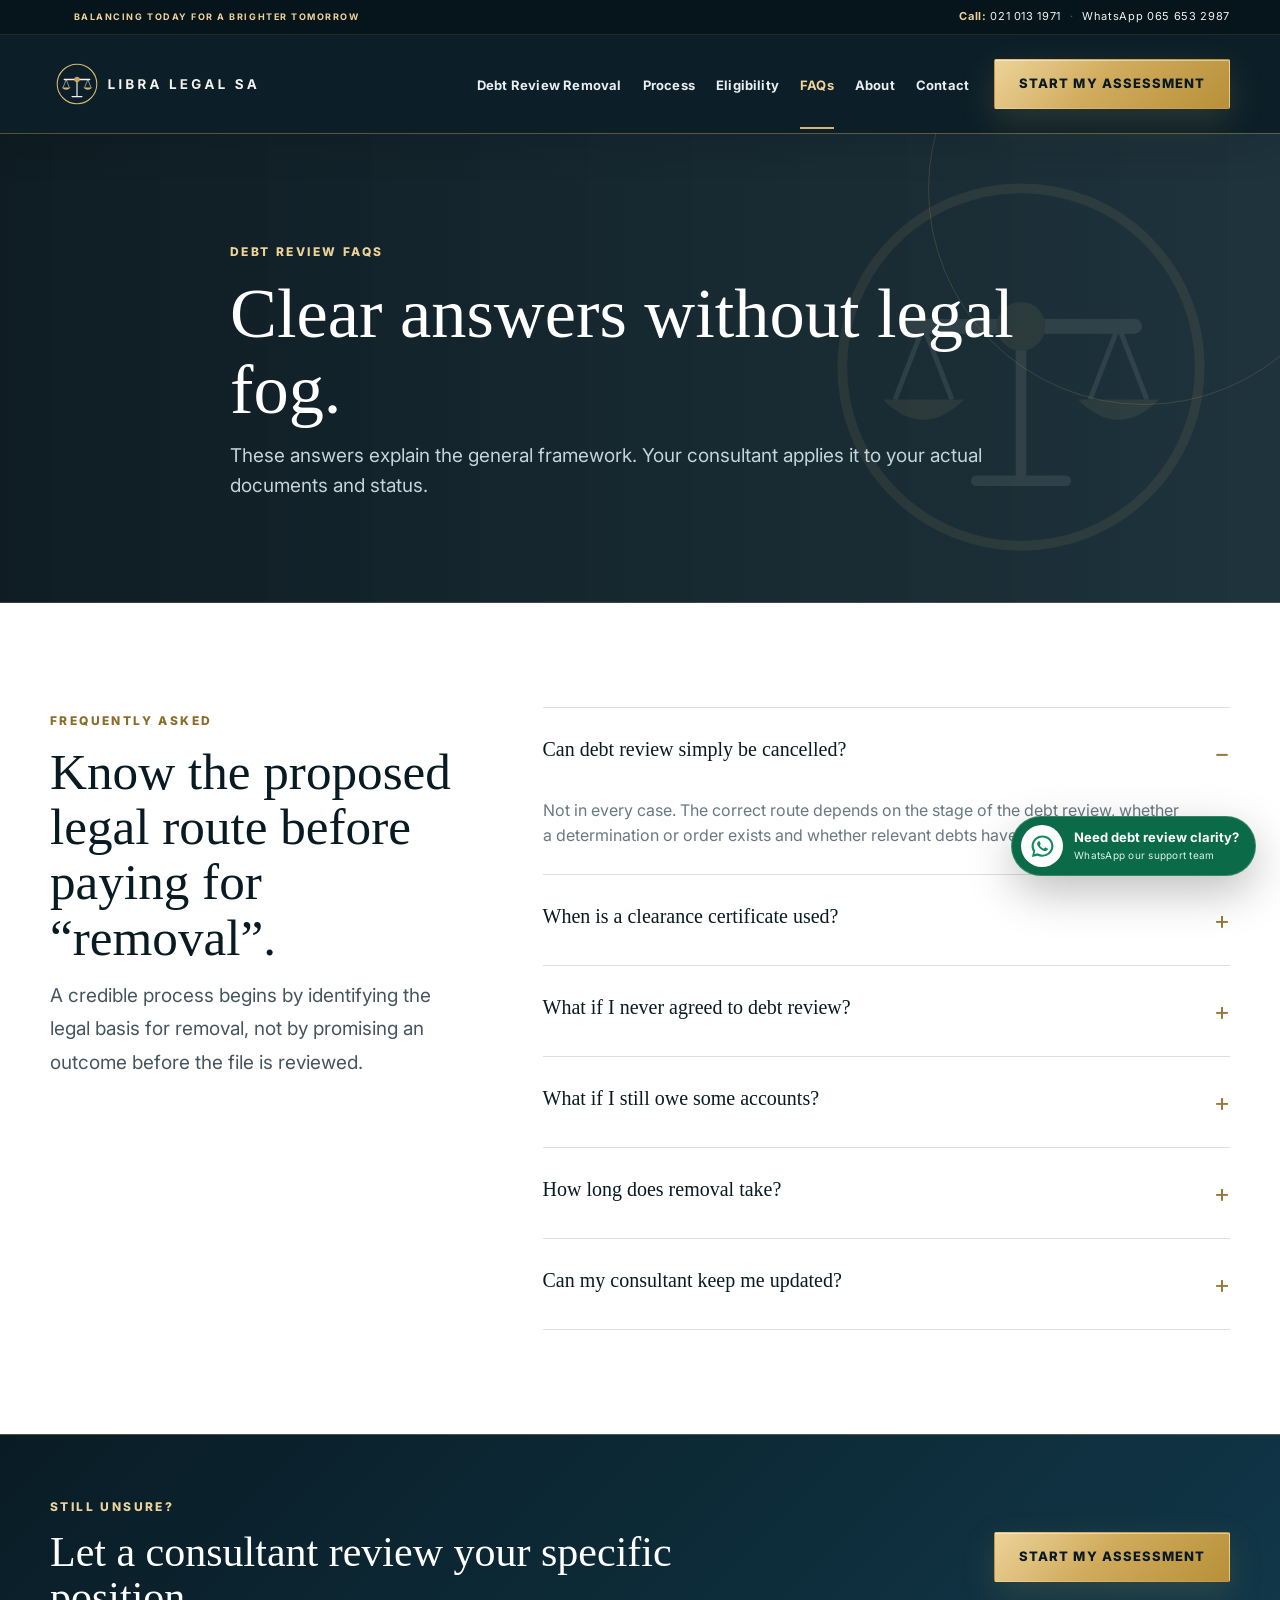
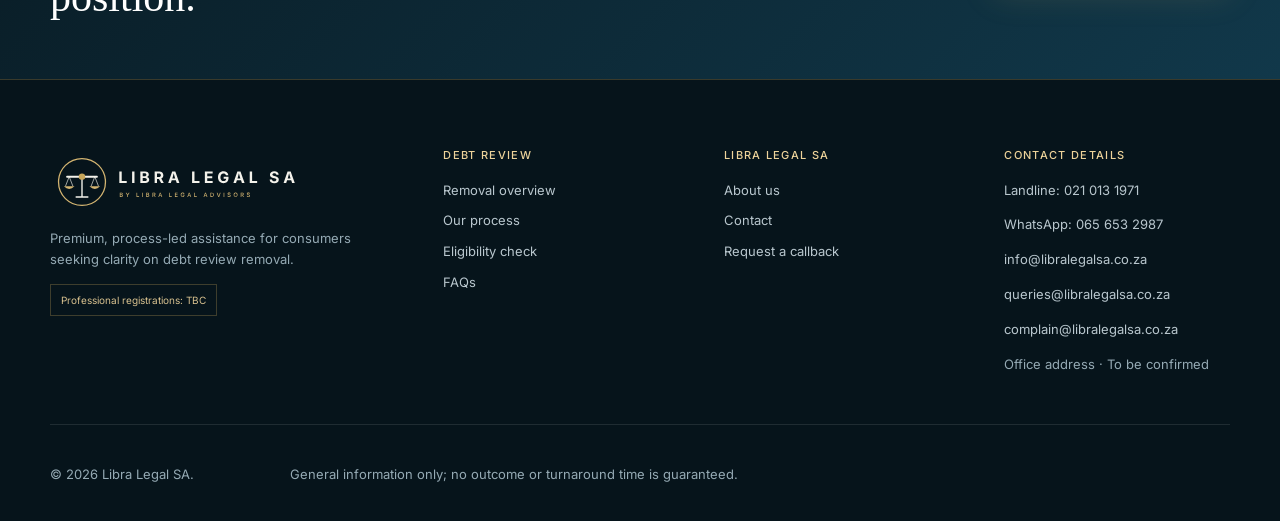
<file: faq.html>
<!doctype html><html lang="en"><head><meta charset="utf-8"><meta name="viewport" content="width=device-width,initial-scale=1"><title>FAQs | Libra Legal SA</title><meta name="description" content="Frequently asked questions about debt review removal in South Africa."><link rel="stylesheet" href="assets/styles.css"><link rel="icon" href="favicon.svg" type="image/svg+xml"><link rel="icon" href="favicon.ico" sizes="any"><link rel="apple-touch-icon" href="apple-touch-icon.png"><meta name="theme-color" content="#081a22"><meta property="og:site_name" content="Libra Legal SA"><meta property="og:type" content="website"><meta property="og:image" content="https://www.libralegalsa.co.za/og-image.png"><meta name="twitter:card" content="summary_large_image"><link rel="preconnect" href="https://fonts.googleapis.com"><link rel="preconnect" href="https://fonts.gstatic.com" crossorigin><link href="https://fonts.googleapis.com/css2?family=Inter:wght@400;500;600;700;800&display=swap" rel="stylesheet"></head><body><header class="site-header"><div class="utility-bar"><div class="shell utility-inner"><span>South Africa · Nationwide assistance</span><span><b>Call:</b> 021 013 1971</span></div></div><div class="shell nav-row"><a href="index.html" class="brand"><svg class="brand-logo" role="img" aria-label="Libra Legal SA" xmlns="http://www.w3.org/2000/svg" viewBox="0 0 474 120"><g transform="translate(60,60) scale(1)"><circle r="44" fill="none" stroke="#d4b571" stroke-width="2.4"/><line x1="-28" y1="-10" x2="28" y2="-10" stroke="#f4f2eb" stroke-width="3.6" stroke-linecap="round"/><path d="M-24 -10 L-31 8 M-24 -10 L-17 8" stroke="#f4f2eb" stroke-width="1.2" fill="none"/><path d="M-34 8 Q-24 18 -14 8 Z" fill="#d4b571"/><path d="M24 -10 L17 8 M24 -10 L31 8" stroke="#f4f2eb" stroke-width="1.2" fill="none"/><path d="M14 8 Q24 18 34 8 Z" fill="#d4b571"/><line x1="0" y1="-10" x2="0" y2="28" stroke="#f4f2eb" stroke-width="2.6"/><line x1="-11" y1="28" x2="11" y2="28" stroke="#f4f2eb" stroke-width="2.6" stroke-linecap="round"/><circle cy="-10" r="6" fill="#c7a65a"/></g><path d="M129.9775390625 71.0H143.8642578125V67.2939453125H134.4453125V49.173828125H129.9775390625ZM158.408203125 49.173828125H153.9404296875V71.0H158.408203125ZM169.36328125 71.0H178.5771484375C183.4990234375 71.0 186.0771484375 68.4365234375 186.0771484375 64.9794921875C186.0771484375 61.7421875 183.7626953125 59.80859375 181.3017578125 59.69140625V59.4716796875C183.54296875 58.9736328125 185.2275390625 57.376953125 185.2275390625 54.7841796875C185.2275390625 51.517578125 182.810546875 49.173828125 178.0205078125 49.173828125H169.36328125ZM173.8310546875 67.3232421875V61.4052734375H177.8154296875C180.056640625 61.4052734375 181.4775390625 62.7236328125 181.4775390625 64.5546875C181.4775390625 66.2099609375 180.3203125 67.3232421875 177.6982421875 67.3232421875ZM173.8310546875 58.34375V52.8212890625H177.44921875C179.5439453125 52.8212890625 180.701171875 53.9052734375 180.701171875 55.501953125C180.701171875 57.259765625 179.2802734375 58.34375 177.361328125 58.34375ZM196.2119140625 71.0H200.6796875V63.20703125H204.1953125L208.35546875 71.0H213.306640625L208.6630859375 62.4892578125C211.1533203125 61.419921875 212.5302734375 59.2666015625 212.5302734375 56.2783203125C212.5302734375 51.986328125 209.6884765625 49.173828125 204.72265625 49.173828125H196.2119140625ZM200.6796875 59.5888671875V52.865234375H203.8876953125C206.626953125 52.865234375 207.916015625 54.0810546875 207.916015625 56.2783203125C207.916015625 58.4609375 206.626953125 59.5888671875 203.90234375 59.5888671875ZM221.654296875 71.0H226.5908203125L228.216796875 65.931640625H235.9658203125L237.650390625 71.0H242.6162109375L234.9697265625 49.173828125H229.1103515625ZM229.330078125 62.4306640625 229.9599609375 60.4677734375C230.619140625 58.2705078125 231.263671875 55.677734375 231.99609375 52.6748046875C232.7578125 55.6484375 233.4462890625 58.2265625 234.1494140625 60.4677734375L234.80859375 62.4306640625ZM266.416015625 71.0H280.302734375V67.2939453125H270.8837890625V49.173828125H266.416015625ZM290.37890625 71.0H305.0126953125V67.2939453125H294.8466796875V61.80078125H304.2216796875V58.1533203125H294.8466796875V52.8798828125H304.9833984375V49.173828125H290.37890625ZM325.26953125 71.29296875C330.748046875 71.29296875 334.6884765625 67.8212890625 334.6884765625 62.09375V59.369140625H325.6064453125V62.767578125H330.3525390625C330.279296875 65.5654296875 328.404296875 67.3232421875 325.298828125 67.3232421875C321.7978515625 67.3232421875 319.5419921875 64.701171875 319.5419921875 60.072265625C319.5419921875 55.443359375 321.87109375 52.8505859375 325.240234375 52.8505859375C327.671875 52.8505859375 329.3125 54.125 329.927734375 56.205078125H334.46875C333.853515625 51.8984375 330.07421875 48.880859375 325.1669921875 48.880859375C319.4248046875 48.880859375 315.0009765625 53.041015625 315.0009765625 60.1162109375C315.0009765625 67.015625 319.146484375 71.29296875 325.26953125 71.29296875ZM343.8564453125 71.0H348.79296875L350.4189453125 65.931640625H358.16796875L359.8525390625 71.0H364.818359375L357.171875 49.173828125H351.3125ZM351.5322265625 62.4306640625 352.162109375 60.4677734375C352.8212890625 58.2705078125 353.4658203125 55.677734375 354.1982421875 52.6748046875C354.9599609375 55.6484375 355.6484375 58.2265625 356.3515625 60.4677734375L357.0107421875 62.4306640625ZM374.513671875 71.0H388.400390625V67.2939453125H378.9814453125V49.173828125H374.513671875ZM420.5791015625 71.322265625C425.8818359375 71.322265625 429.001953125 68.7587890625 429.001953125 64.7890625C429.001953125 61.126953125 426.16015625 59.251953125 422.4833984375 58.40234375L420.505859375 57.9189453125C418.66015625 57.4794921875 417.01953125 56.791015625 417.01953125 55.1650390625C417.01953125 53.7001953125 418.30859375 52.6455078125 420.59375 52.6455078125C422.8349609375 52.6455078125 424.2265625 53.65625 424.3876953125 55.3994140625H428.708984375C428.6357421875 51.5615234375 425.4716796875 48.880859375 420.6376953125 48.880859375C415.8916015625 48.880859375 412.4345703125 51.517578125 412.4345703125 55.4580078125C412.4345703125 58.63671875 414.646484375 60.4970703125 418.337890625 61.390625L420.740234375 61.9912109375C423.11328125 62.5771484375 424.5048828125 63.265625 424.5048828125 64.759765625C424.5048828125 66.4150390625 422.9228515625 67.54296875 420.53515625 67.54296875C418.1181640625 67.54296875 416.345703125 66.4443359375 416.19921875 64.232421875H411.8486328125C411.98046875 68.8759765625 415.3349609375 71.322265625 420.5791015625 71.322265625ZM437.96484375 71.0H442.9013671875L444.52734375 65.931640625H452.2763671875L453.9609375 71.0H458.9267578125L451.2802734375 49.173828125H445.4208984375ZM445.640625 62.4306640625 446.2705078125 60.4677734375C446.9296875 58.2705078125 447.57421875 55.677734375 448.306640625 52.6748046875C449.068359375 55.6484375 449.7568359375 58.2265625 450.4599609375 60.4677734375L451.119140625 62.4306640625Z" fill="#f4f2eb"/></svg></a><button class="menu-button" aria-expanded="false" aria-label="Toggle navigation"><span></span><span></span><span></span></button><nav class="nav-links"><a href="debt-review-removal.html">Debt Review Removal</a><a href="process.html">Process</a><a href="eligibility.html">Eligibility</a><a href="faq.html" class="active">FAQs</a><a href="about.html">About</a><a href="contact.html">Contact</a><a href="apply.html" class="button button-gold nav-cta">Start My Assessment</a></nav></div></header><main><section class="page-hero"><div class="shell narrow"><span class="eyebrow light">Debt review FAQs</span><h1>Clear answers without legal fog.</h1><p>These answers explain the general framework. Your consultant applies it to your actual documents and status.</p></div></section><section class="section white"><div class="shell faq-page-grid"><div><span class="eyebrow">Frequently asked</span><h2>Know the proposed legal route before paying for “removal”.</h2><p class="big-copy">A credible process begins by identifying the legal basis for removal, not by promising an outcome before the file is reviewed.</p></div><div class="faq-list"><article class="faq-item is-open"><button aria-expanded="true"><span>Can debt review simply be cancelled?</span><span class="faq-symbol">−</span></button><div class="faq-answer"><p>Not in every case. The correct route depends on the stage of the debt review, whether a determination or order exists and whether relevant debts have been settled.</p></div></article><article class="faq-item"><button aria-expanded="false"><span>When is a clearance certificate used?</span><span class="faq-symbol">+</span></button><div class="faq-answer" hidden><p>A section 71 clearance certificate may be available when the statutory requirements are met after relevant repayment obligations have been discharged.</p></div></article><article class="faq-item"><button aria-expanded="false"><span>What if I never agreed to debt review?</span><span class="faq-symbol">+</span></button><div class="faq-answer" hidden><p>The application history, notices and any order should be verified. An irregular listing can require a correction or legal route rather than ordinary debt review completion.</p></div></article><article class="faq-item"><button aria-expanded="false"><span>What if I still owe some accounts?</span><span class="faq-symbol">+</span></button><div class="faq-answer" hidden><p>You may not yet qualify for the ordinary clearance route. The available options depend on the process stage and any binding order already granted.</p></div></article><article class="faq-item"><button aria-expanded="false"><span>How long does removal take?</span><span class="faq-symbol">+</span></button><div class="faq-answer" hidden><p>Timelines vary with the legal route, document readiness, court or debt-counsellor steps and credit-provider or bureau response times. We do not guarantee a fixed turnaround before assessing the file.</p></div></article><article class="faq-item"><button aria-expanded="false"><span>Can my consultant keep me updated?</span><span class="faq-symbol">+</span></button><div class="faq-answer" hidden><p>Yes. The service model is designed around one consultant guiding intake, document collection, hand-offs and client communication throughout the matter.</p></div></article></div></div></section><section class="cta-band compact"><div class="shell cta-grid"><div><span class="eyebrow light">Still unsure?</span><h2>Let a consultant review your specific position.</h2></div><div class="cta-actions"><a href="apply.html" class="button button-gold">Start My Assessment</a></div></div></section></main><footer class="site-footer"><div class="shell footer-grid"><div><a href="index.html" class="brand"><svg class="brand-logo brand-logo-endorsed" role="img" aria-label="Libra Legal SA by libra legal advisors" xmlns="http://www.w3.org/2000/svg" viewBox="0 0 474 120"><g transform="translate(60,60) scale(1)"><circle r="44" fill="none" stroke="#d4b571" stroke-width="2.4"/><line x1="-28" y1="-10" x2="28" y2="-10" stroke="#f4f2eb" stroke-width="3.6" stroke-linecap="round"/><path d="M-24 -10 L-31 8 M-24 -10 L-17 8" stroke="#f4f2eb" stroke-width="1.2" fill="none"/><path d="M-34 8 Q-24 18 -14 8 Z" fill="#d4b571"/><path d="M24 -10 L17 8 M24 -10 L31 8" stroke="#f4f2eb" stroke-width="1.2" fill="none"/><path d="M14 8 Q24 18 34 8 Z" fill="#d4b571"/><line x1="0" y1="-10" x2="0" y2="28" stroke="#f4f2eb" stroke-width="2.6"/><line x1="-11" y1="28" x2="11" y2="28" stroke="#f4f2eb" stroke-width="2.6" stroke-linecap="round"/><circle cy="-10" r="6" fill="#c7a65a"/></g><path d="M129.9775390625 62.0H143.8642578125V58.2939453125H134.4453125V40.173828125H129.9775390625ZM158.408203125 40.173828125H153.9404296875V62.0H158.408203125ZM169.36328125 62.0H178.5771484375C183.4990234375 62.0 186.0771484375 59.4365234375 186.0771484375 55.9794921875C186.0771484375 52.7421875 183.7626953125 50.80859375 181.3017578125 50.69140625V50.4716796875C183.54296875 49.9736328125 185.2275390625 48.376953125 185.2275390625 45.7841796875C185.2275390625 42.517578125 182.810546875 40.173828125 178.0205078125 40.173828125H169.36328125ZM173.8310546875 58.3232421875V52.4052734375H177.8154296875C180.056640625 52.4052734375 181.4775390625 53.7236328125 181.4775390625 55.5546875C181.4775390625 57.2099609375 180.3203125 58.3232421875 177.6982421875 58.3232421875ZM173.8310546875 49.34375V43.8212890625H177.44921875C179.5439453125 43.8212890625 180.701171875 44.9052734375 180.701171875 46.501953125C180.701171875 48.259765625 179.2802734375 49.34375 177.361328125 49.34375ZM196.2119140625 62.0H200.6796875V54.20703125H204.1953125L208.35546875 62.0H213.306640625L208.6630859375 53.4892578125C211.1533203125 52.419921875 212.5302734375 50.2666015625 212.5302734375 47.2783203125C212.5302734375 42.986328125 209.6884765625 40.173828125 204.72265625 40.173828125H196.2119140625ZM200.6796875 50.5888671875V43.865234375H203.8876953125C206.626953125 43.865234375 207.916015625 45.0810546875 207.916015625 47.2783203125C207.916015625 49.4609375 206.626953125 50.5888671875 203.90234375 50.5888671875ZM221.654296875 62.0H226.5908203125L228.216796875 56.931640625H235.9658203125L237.650390625 62.0H242.6162109375L234.9697265625 40.173828125H229.1103515625ZM229.330078125 53.4306640625 229.9599609375 51.4677734375C230.619140625 49.2705078125 231.263671875 46.677734375 231.99609375 43.6748046875C232.7578125 46.6484375 233.4462890625 49.2265625 234.1494140625 51.4677734375L234.80859375 53.4306640625ZM266.416015625 62.0H280.302734375V58.2939453125H270.8837890625V40.173828125H266.416015625ZM290.37890625 62.0H305.0126953125V58.2939453125H294.8466796875V52.80078125H304.2216796875V49.1533203125H294.8466796875V43.8798828125H304.9833984375V40.173828125H290.37890625ZM325.26953125 62.29296875C330.748046875 62.29296875 334.6884765625 58.8212890625 334.6884765625 53.09375V50.369140625H325.6064453125V53.767578125H330.3525390625C330.279296875 56.5654296875 328.404296875 58.3232421875 325.298828125 58.3232421875C321.7978515625 58.3232421875 319.5419921875 55.701171875 319.5419921875 51.072265625C319.5419921875 46.443359375 321.87109375 43.8505859375 325.240234375 43.8505859375C327.671875 43.8505859375 329.3125 45.125 329.927734375 47.205078125H334.46875C333.853515625 42.8984375 330.07421875 39.880859375 325.1669921875 39.880859375C319.4248046875 39.880859375 315.0009765625 44.041015625 315.0009765625 51.1162109375C315.0009765625 58.015625 319.146484375 62.29296875 325.26953125 62.29296875ZM343.8564453125 62.0H348.79296875L350.4189453125 56.931640625H358.16796875L359.8525390625 62.0H364.818359375L357.171875 40.173828125H351.3125ZM351.5322265625 53.4306640625 352.162109375 51.4677734375C352.8212890625 49.2705078125 353.4658203125 46.677734375 354.1982421875 43.6748046875C354.9599609375 46.6484375 355.6484375 49.2265625 356.3515625 51.4677734375L357.0107421875 53.4306640625ZM374.513671875 62.0H388.400390625V58.2939453125H378.9814453125V40.173828125H374.513671875ZM420.5791015625 62.322265625C425.8818359375 62.322265625 429.001953125 59.7587890625 429.001953125 55.7890625C429.001953125 52.126953125 426.16015625 50.251953125 422.4833984375 49.40234375L420.505859375 48.9189453125C418.66015625 48.4794921875 417.01953125 47.791015625 417.01953125 46.1650390625C417.01953125 44.7001953125 418.30859375 43.6455078125 420.59375 43.6455078125C422.8349609375 43.6455078125 424.2265625 44.65625 424.3876953125 46.3994140625H428.708984375C428.6357421875 42.5615234375 425.4716796875 39.880859375 420.6376953125 39.880859375C415.8916015625 39.880859375 412.4345703125 42.517578125 412.4345703125 46.4580078125C412.4345703125 49.63671875 414.646484375 51.4970703125 418.337890625 52.390625L420.740234375 52.9912109375C423.11328125 53.5771484375 424.5048828125 54.265625 424.5048828125 55.759765625C424.5048828125 57.4150390625 422.9228515625 58.54296875 420.53515625 58.54296875C418.1181640625 58.54296875 416.345703125 57.4443359375 416.19921875 55.232421875H411.8486328125C411.98046875 59.8759765625 415.3349609375 62.322265625 420.5791015625 62.322265625ZM437.96484375 62.0H442.9013671875L444.52734375 56.931640625H452.2763671875L453.9609375 62.0H458.9267578125L451.2802734375 40.173828125H445.4208984375ZM445.640625 53.4306640625 446.2705078125 51.4677734375C446.9296875 49.2705078125 447.57421875 46.677734375 448.306640625 43.6748046875C449.068359375 46.6484375 449.7568359375 49.2265625 450.4599609375 51.4677734375L451.119140625 53.4306640625Z" fill="#f4f2eb"/><path d="M130.88623046875 88.0H133.9638671875C135.822265625 88.0 136.66552734375 87.07080078125 136.66552734375 85.8408203125C136.66552734375 84.61083984375 135.80078125 83.91259765625 135.00048828125 83.86962890625V83.7890625C135.74169921875 83.6064453125 136.35400390625 83.09619140625 136.35400390625 82.09716796875C136.35400390625 80.91552734375 135.5322265625 79.9970703125 133.8349609375 79.9970703125H130.88623046875ZM132.11083984375 86.947265625V84.40673828125H133.888671875C134.8447265625 84.40673828125 135.45166015625 85.0244140625 135.45166015625 85.78173828125C135.45166015625 86.44775390625 134.98974609375 86.947265625 133.84033203125 86.947265625ZM132.11083984375 83.46142578125V81.04443359375H133.7490234375C134.69970703125 81.04443359375 135.15087890625 81.5439453125 135.15087890625 82.19921875C135.15087890625 82.96728515625 134.52783203125 83.46142578125 133.716796875 83.46142578125ZM144.94677734375 88.0H146.17138671875V84.81494140625L149.109375 79.9970703125H147.68603515625L146.1982421875 82.54833984375C145.9619140625 82.951171875 145.7685546875 83.31103515625 145.56982421875 83.79443359375C145.37109375 83.32177734375 145.177734375 82.96728515625 144.9306640625 82.54833984375L143.4267578125 79.9970703125H141.998046875L144.94677734375 84.81494140625ZM162.2021484375 88.0H167.05224609375V86.947265625H163.4267578125V79.9970703125H162.2021484375ZM174.146484375 79.9970703125H172.921875V88.0H174.146484375ZM180.4189453125 88.0H183.49658203125C185.35498046875 88.0 186.1982421875 87.07080078125 186.1982421875 85.8408203125C186.1982421875 84.61083984375 185.33349609375 83.91259765625 184.533203125 83.86962890625V83.7890625C185.2744140625 83.6064453125 185.88671875 83.09619140625 185.88671875 82.09716796875C185.88671875 80.91552734375 185.06494140625 79.9970703125 183.36767578125 79.9970703125H180.4189453125ZM181.6435546875 86.947265625V84.40673828125H183.42138671875C184.37744140625 84.40673828125 184.984375 85.0244140625 184.984375 85.78173828125C184.984375 86.44775390625 184.5224609375 86.947265625 183.373046875 86.947265625ZM181.6435546875 83.46142578125V81.04443359375H183.28173828125C184.232421875 81.04443359375 184.68359375 81.5439453125 184.68359375 82.19921875C184.68359375 82.96728515625 184.060546875 83.46142578125 183.24951171875 83.46142578125ZM192.14306640625 88.0H193.36767578125V84.97607421875H195.00048828125C195.02197265625 84.97607421875 195.048828125 84.97607421875 195.0703125 84.97607421875L196.6923828125 88.0H198.08349609375L196.32177734375 84.7666015625C197.2939453125 84.4013671875 197.78271484375 83.5849609375 197.78271484375 82.5107421875C197.78271484375 81.03369140625 196.8642578125 79.9970703125 195.01123046875 79.9970703125H192.14306640625ZM193.36767578125 83.9287109375V81.04443359375H194.87158203125C196.05322265625 81.04443359375 196.5419921875 81.6083984375 196.5419921875 82.5107421875C196.5419921875 83.40771484375 196.05322265625 83.9287109375 194.88232421875 83.9287109375ZM203.158203125 88.0H204.48486328125L205.19921875 85.88916015625H208.3466796875L209.08251953125 88.0H210.4091796875L207.5087890625 79.9970703125H206.0048828125ZM205.54833984375 84.86865234375 205.994140625 83.54736328125C206.19287109375 82.93505859375 206.43994140625 82.1025390625 206.75146484375 80.95849609375C207.068359375 82.091796875 207.31005859375 82.908203125 207.52490234375 83.54736328125L207.98681640625 84.86865234375ZM223.501953125 88.0H228.35205078125V86.947265625H224.7265625V79.9970703125H223.501953125ZM234.2216796875 88.0H239.2919921875V86.947265625H235.4462890625V84.48193359375H238.9912109375V83.4345703125H235.4462890625V81.0498046875H239.259765625V79.9970703125H234.2216796875ZM248.71728515625 88.107421875C250.65625 88.107421875 252.05810546875 86.83984375 252.05810546875 84.81494140625V83.896484375H248.89990234375V84.90625H250.8603515625C250.83349609375 86.1845703125 249.990234375 86.990234375 248.72265625 86.990234375C247.31005859375 86.990234375 246.28955078125 85.9267578125 246.28955078125 83.99853515625C246.28955078125 82.06494140625 247.326171875 81.0068359375 248.67431640625 81.0068359375C249.72705078125 81.0068359375 250.44140625 81.59228515625 250.7314453125 82.52685546875H251.98828125C251.7197265625 80.96923828125 250.3876953125 79.8896484375 248.66357421875 79.8896484375C246.59033203125 79.8896484375 245.07568359375 81.447265625 245.07568359375 84.00390625C245.07568359375 86.53369140625 246.5419921875 88.107421875 248.71728515625 88.107421875ZM257.4658203125 88.0H258.79248046875L259.5068359375 85.88916015625H262.654296875L263.39013671875 88.0H264.716796875L261.81640625 79.9970703125H260.3125ZM259.85595703125 84.86865234375 260.3017578125 83.54736328125C260.50048828125 82.93505859375 260.74755859375 82.1025390625 261.05908203125 80.95849609375C261.3759765625 82.091796875 261.61767578125 82.908203125 261.83251953125 83.54736328125L262.29443359375 84.86865234375ZM270.376953125 88.0H275.22705078125V86.947265625H271.6015625V79.9970703125H270.376953125ZM287.9169921875 88.0H289.24365234375L289.9580078125 85.88916015625H293.10546875L293.84130859375 88.0H295.16796875L292.267578125 79.9970703125H290.763671875ZM290.30712890625 84.86865234375 290.7529296875 83.54736328125C290.95166015625 82.93505859375 291.19873046875 82.1025390625 291.51025390625 80.95849609375C291.8271484375 82.091796875 292.06884765625 82.908203125 292.28369140625 83.54736328125L292.74560546875 84.86865234375ZM303.43310546875 88.0C305.8662109375 88.0 307.27880859375 86.49072265625 307.27880859375 83.98779296875C307.27880859375 81.5009765625 305.8662109375 79.9970703125 303.50830078125 79.9970703125H300.828125V88.0ZM302.052734375 86.92578125V81.0712890625H303.427734375C305.17333984375 81.0712890625 306.07568359375 82.10791015625 306.07568359375 83.98779296875C306.07568359375 85.8837890625 305.17333984375 86.92578125 303.36328125 86.92578125ZM315.54931640625 88.0H317.0478515625L319.9052734375 79.9970703125H318.57861328125L317.06396484375 84.44970703125C316.865234375 85.056640625 316.6181640625 85.87841796875 316.306640625 87.01708984375C315.98974609375 85.89990234375 315.7373046875 85.056640625 315.533203125 84.44970703125L313.9755859375 79.9970703125H312.654296875ZM326.7900390625 79.9970703125H325.5654296875V88.0H326.7900390625ZM335.748046875 88.13427734375C337.6279296875 88.13427734375 338.712890625 87.14599609375 338.712890625 85.787109375C338.712890625 84.34228515625 337.42919921875 83.79443359375 336.40869140625 83.53125L335.6298828125 83.3271484375C335.017578125 83.166015625 334.1904296875 82.88134765625 334.1904296875 82.1240234375C334.1904296875 81.447265625 334.802734375 80.953125 335.77490234375 80.953125C336.6826171875 80.953125 337.33251953125 81.3720703125 337.4130859375 82.1025390625H338.60546875C338.56787109375 80.82958984375 337.4453125 79.8896484375 335.8017578125 79.8896484375C334.1904296875 79.8896484375 332.9658203125 80.80810546875 332.9658203125 82.19384765625C332.9658203125 83.28955078125 333.7392578125 83.9609375 335.0498046875 84.31005859375L335.984375 84.56787109375C336.84375 84.798828125 337.50439453125 85.07275390625 337.50439453125 85.77099609375C337.50439453125 86.54443359375 336.7578125 87.06005859375 335.74267578125 87.06005859375C334.81884765625 87.06005859375 334.04541015625 86.65185546875 333.9755859375 85.7763671875H332.74560546875C332.82080078125 87.2373046875 333.94873046875 88.13427734375 335.748046875 88.13427734375ZM348.00390625 88.107421875C350.0771484375 88.107421875 351.60791015625 86.560546875 351.60791015625 84.00390625C351.60791015625 81.4365234375 350.0771484375 79.8896484375 348.00390625 79.8896484375C345.92529296875 79.8896484375 344.38916015625 81.4365234375 344.38916015625 84.00390625C344.38916015625 86.560546875 345.92529296875 88.107421875 348.00390625 88.107421875ZM348.00390625 86.990234375C346.62890625 86.990234375 345.60302734375 85.9375 345.60302734375 84.00390625C345.60302734375 82.06494140625 346.62890625 81.0068359375 348.00390625 81.0068359375C349.3681640625 81.0068359375 350.39404296875 82.0595703125 350.39404296875 84.00390625C350.39404296875 85.9375 349.3681640625 86.990234375 348.00390625 86.990234375ZM357.60107421875 88.0H358.82568359375V84.97607421875H360.45849609375C360.47998046875 84.97607421875 360.5068359375 84.97607421875 360.5283203125 84.97607421875L362.150390625 88.0H363.54150390625L361.77978515625 84.7666015625C362.751953125 84.4013671875 363.24072265625 83.5849609375 363.24072265625 82.5107421875C363.24072265625 81.03369140625 362.322265625 79.9970703125 360.46923828125 79.9970703125H357.60107421875ZM358.82568359375 83.9287109375V81.04443359375H360.32958984375C361.51123046875 81.04443359375 362.0 81.6083984375 362.0 82.5107421875C362.0 83.40771484375 361.51123046875 83.9287109375 360.34033203125 83.9287109375ZM371.9140625 88.13427734375C373.7939453125 88.13427734375 374.87890625 87.14599609375 374.87890625 85.787109375C374.87890625 84.34228515625 373.59521484375 83.79443359375 372.57470703125 83.53125L371.7958984375 83.3271484375C371.18359375 83.166015625 370.3564453125 82.88134765625 370.3564453125 82.1240234375C370.3564453125 81.447265625 370.96875 80.953125 371.94091796875 80.953125C372.8486328125 80.953125 373.49853515625 81.3720703125 373.5791015625 82.1025390625H374.771484375C374.73388671875 80.82958984375 373.611328125 79.8896484375 371.9677734375 79.8896484375C370.3564453125 79.8896484375 369.1318359375 80.80810546875 369.1318359375 82.19384765625C369.1318359375 83.28955078125 369.9052734375 83.9609375 371.2158203125 84.31005859375L372.150390625 84.56787109375C373.009765625 84.798828125 373.67041015625 85.07275390625 373.67041015625 85.77099609375C373.67041015625 86.54443359375 372.923828125 87.06005859375 371.90869140625 87.06005859375C370.98486328125 87.06005859375 370.21142578125 86.65185546875 370.1416015625 85.7763671875H368.91162109375C368.98681640625 87.2373046875 370.11474609375 88.13427734375 371.9140625 88.13427734375Z" fill="#d4b571"/></svg></a><p class="footer-intro">Premium, process-led assistance for consumers seeking clarity on debt review removal.</p><div class="legal-chip">Professional registrations: TBC</div></div><div><h3>Debt Review</h3><a href="debt-review-removal.html">Removal overview</a><a href="process.html">Our process</a><a href="eligibility.html">Eligibility check</a><a href="faq.html">FAQs</a></div><div><h3>Libra Legal SA</h3><a href="about.html">About us</a><a href="contact.html">Contact</a><a href="apply.html">Request a callback</a></div><div><h3>Default details</h3><p>021 013 1971</p><p>info@libralegalsa.co.za</p></div></div><div class="shell footer-bottom"><p>© 2026 Libra Legal SA.</p><p class="footer-disclaimer">General information only; no outcome or turnaround time is guaranteed.</p></div></footer><script src="assets/site.js"></script></body></html>
</file>
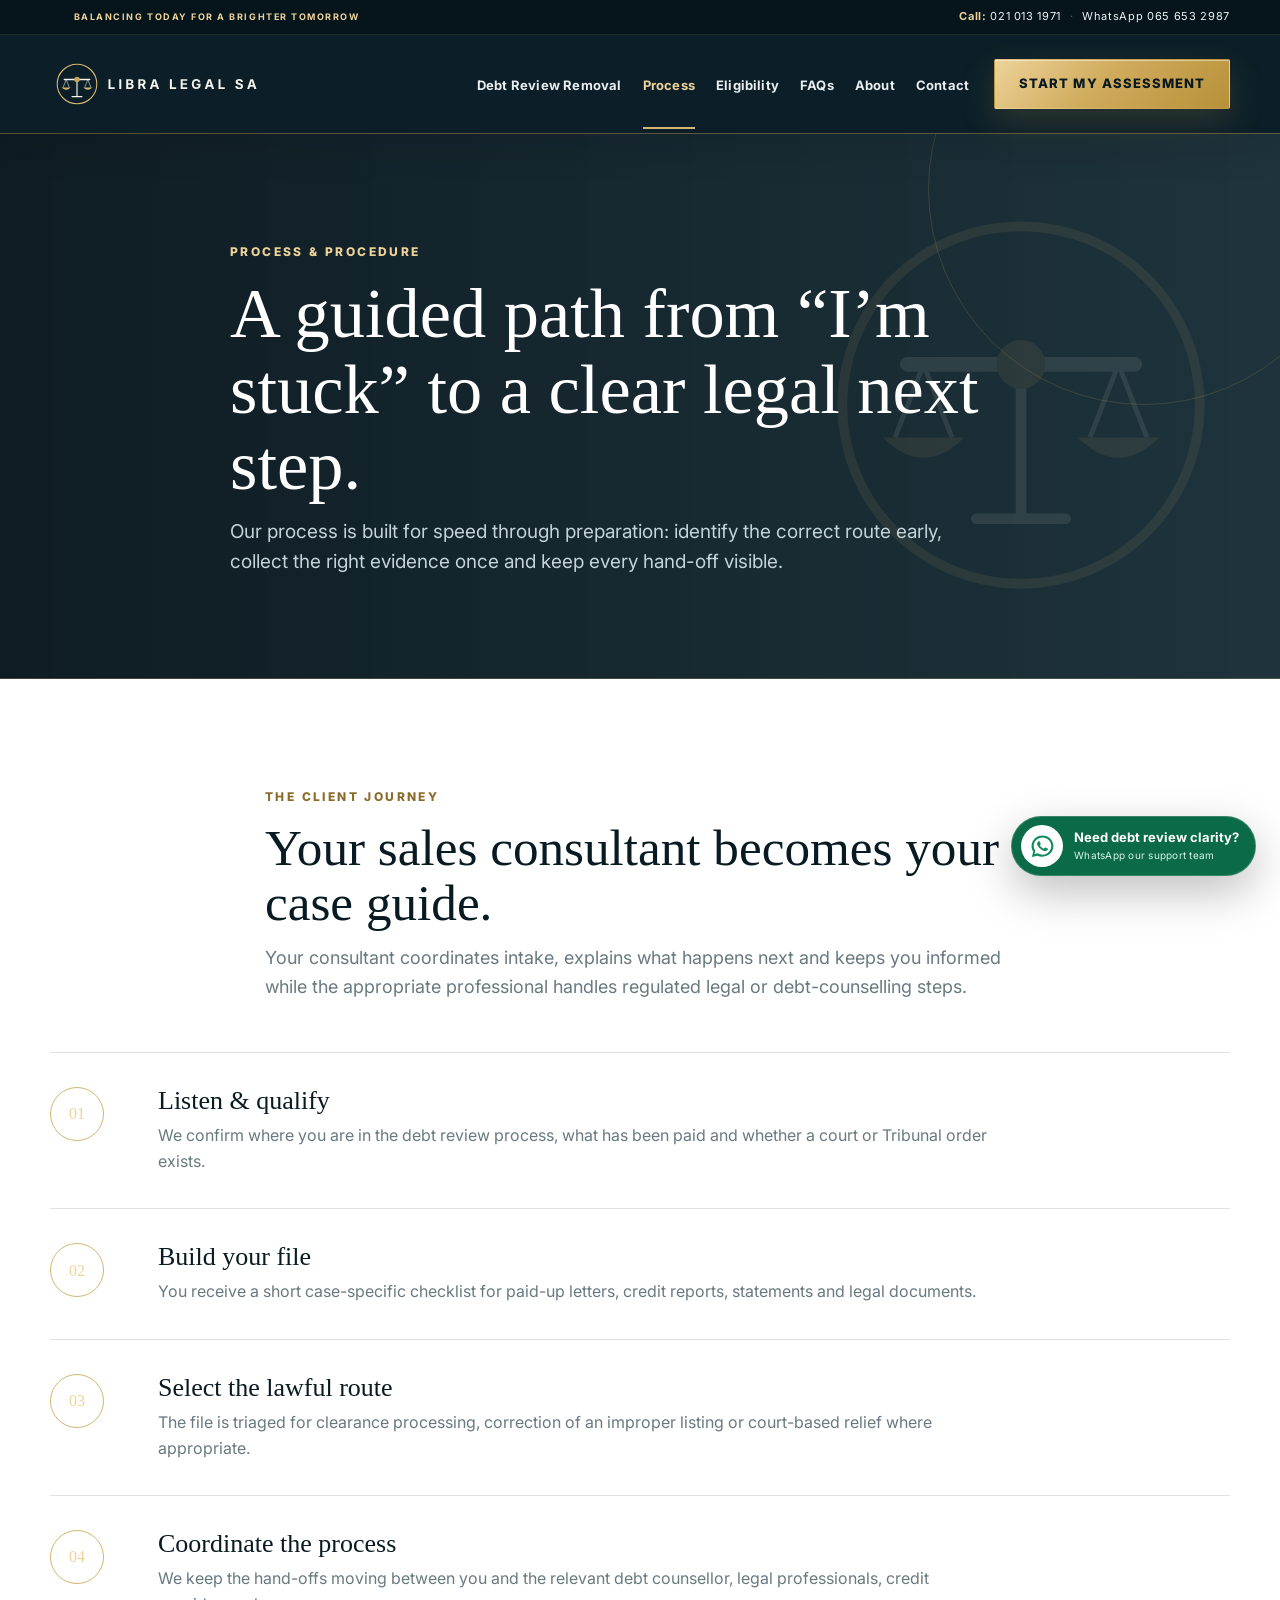
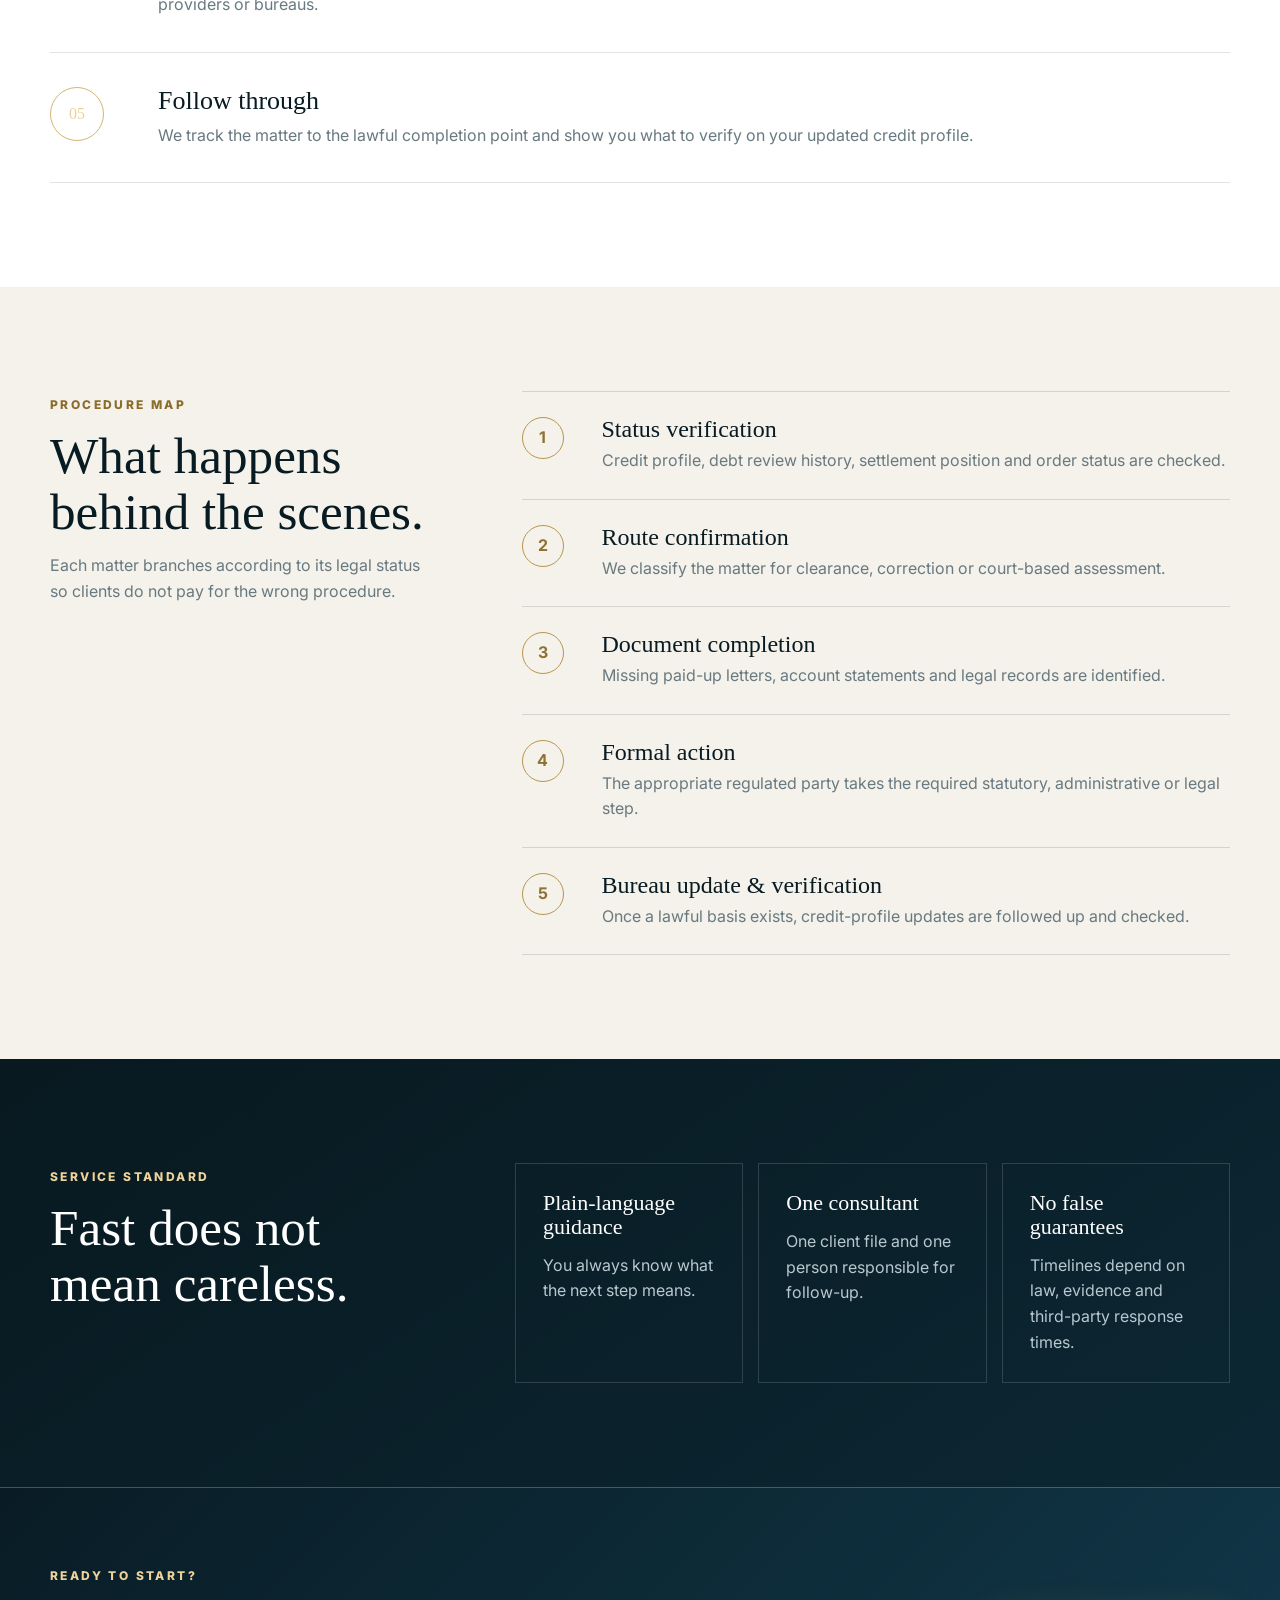
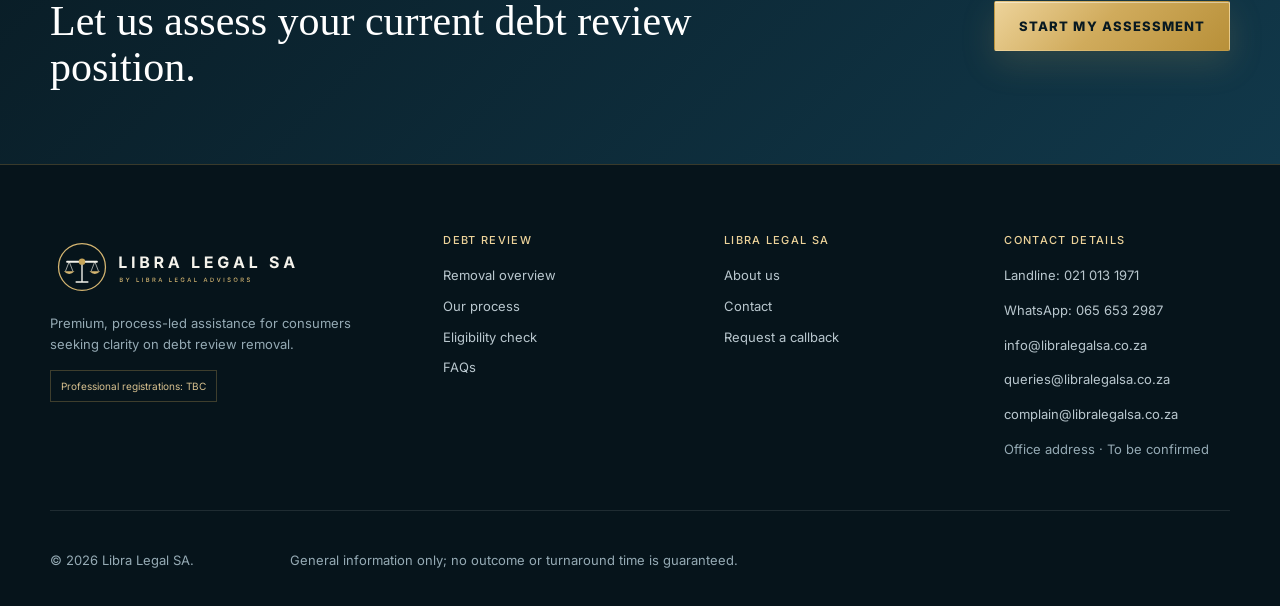
<file: process.html>
<!doctype html><html lang="en"><head><meta charset="utf-8"><meta name="viewport" content="width=device-width,initial-scale=1"><title>Process | Libra Legal SA</title><meta name="description" content="See how Libra Legal SA guides clients through the debt review removal process."><link rel="stylesheet" href="assets/styles.css"><link rel="icon" href="favicon.svg" type="image/svg+xml"><link rel="icon" href="favicon.ico" sizes="any"><link rel="apple-touch-icon" href="apple-touch-icon.png"><meta name="theme-color" content="#081a22"><meta property="og:site_name" content="Libra Legal SA"><meta property="og:type" content="website"><meta property="og:image" content="https://www.libralegalsa.co.za/og-image.png"><meta name="twitter:card" content="summary_large_image"><link rel="preconnect" href="https://fonts.googleapis.com"><link rel="preconnect" href="https://fonts.gstatic.com" crossorigin><link href="https://fonts.googleapis.com/css2?family=Inter:wght@400;500;600;700;800&display=swap" rel="stylesheet"></head><body><header class="site-header"><div class="utility-bar"><div class="shell utility-inner"><span>South Africa · Nationwide assistance</span><span><b>Call:</b> 021 013 1971</span></div></div><div class="shell nav-row"><a href="index.html" class="brand"><svg class="brand-logo" role="img" aria-label="Libra Legal SA" xmlns="http://www.w3.org/2000/svg" viewBox="0 0 474 120"><g transform="translate(60,60) scale(1)"><circle r="44" fill="none" stroke="#d4b571" stroke-width="2.4"/><line x1="-28" y1="-10" x2="28" y2="-10" stroke="#f4f2eb" stroke-width="3.6" stroke-linecap="round"/><path d="M-24 -10 L-31 8 M-24 -10 L-17 8" stroke="#f4f2eb" stroke-width="1.2" fill="none"/><path d="M-34 8 Q-24 18 -14 8 Z" fill="#d4b571"/><path d="M24 -10 L17 8 M24 -10 L31 8" stroke="#f4f2eb" stroke-width="1.2" fill="none"/><path d="M14 8 Q24 18 34 8 Z" fill="#d4b571"/><line x1="0" y1="-10" x2="0" y2="28" stroke="#f4f2eb" stroke-width="2.6"/><line x1="-11" y1="28" x2="11" y2="28" stroke="#f4f2eb" stroke-width="2.6" stroke-linecap="round"/><circle cy="-10" r="6" fill="#c7a65a"/></g><path d="M129.9775390625 71.0H143.8642578125V67.2939453125H134.4453125V49.173828125H129.9775390625ZM158.408203125 49.173828125H153.9404296875V71.0H158.408203125ZM169.36328125 71.0H178.5771484375C183.4990234375 71.0 186.0771484375 68.4365234375 186.0771484375 64.9794921875C186.0771484375 61.7421875 183.7626953125 59.80859375 181.3017578125 59.69140625V59.4716796875C183.54296875 58.9736328125 185.2275390625 57.376953125 185.2275390625 54.7841796875C185.2275390625 51.517578125 182.810546875 49.173828125 178.0205078125 49.173828125H169.36328125ZM173.8310546875 67.3232421875V61.4052734375H177.8154296875C180.056640625 61.4052734375 181.4775390625 62.7236328125 181.4775390625 64.5546875C181.4775390625 66.2099609375 180.3203125 67.3232421875 177.6982421875 67.3232421875ZM173.8310546875 58.34375V52.8212890625H177.44921875C179.5439453125 52.8212890625 180.701171875 53.9052734375 180.701171875 55.501953125C180.701171875 57.259765625 179.2802734375 58.34375 177.361328125 58.34375ZM196.2119140625 71.0H200.6796875V63.20703125H204.1953125L208.35546875 71.0H213.306640625L208.6630859375 62.4892578125C211.1533203125 61.419921875 212.5302734375 59.2666015625 212.5302734375 56.2783203125C212.5302734375 51.986328125 209.6884765625 49.173828125 204.72265625 49.173828125H196.2119140625ZM200.6796875 59.5888671875V52.865234375H203.8876953125C206.626953125 52.865234375 207.916015625 54.0810546875 207.916015625 56.2783203125C207.916015625 58.4609375 206.626953125 59.5888671875 203.90234375 59.5888671875ZM221.654296875 71.0H226.5908203125L228.216796875 65.931640625H235.9658203125L237.650390625 71.0H242.6162109375L234.9697265625 49.173828125H229.1103515625ZM229.330078125 62.4306640625 229.9599609375 60.4677734375C230.619140625 58.2705078125 231.263671875 55.677734375 231.99609375 52.6748046875C232.7578125 55.6484375 233.4462890625 58.2265625 234.1494140625 60.4677734375L234.80859375 62.4306640625ZM266.416015625 71.0H280.302734375V67.2939453125H270.8837890625V49.173828125H266.416015625ZM290.37890625 71.0H305.0126953125V67.2939453125H294.8466796875V61.80078125H304.2216796875V58.1533203125H294.8466796875V52.8798828125H304.9833984375V49.173828125H290.37890625ZM325.26953125 71.29296875C330.748046875 71.29296875 334.6884765625 67.8212890625 334.6884765625 62.09375V59.369140625H325.6064453125V62.767578125H330.3525390625C330.279296875 65.5654296875 328.404296875 67.3232421875 325.298828125 67.3232421875C321.7978515625 67.3232421875 319.5419921875 64.701171875 319.5419921875 60.072265625C319.5419921875 55.443359375 321.87109375 52.8505859375 325.240234375 52.8505859375C327.671875 52.8505859375 329.3125 54.125 329.927734375 56.205078125H334.46875C333.853515625 51.8984375 330.07421875 48.880859375 325.1669921875 48.880859375C319.4248046875 48.880859375 315.0009765625 53.041015625 315.0009765625 60.1162109375C315.0009765625 67.015625 319.146484375 71.29296875 325.26953125 71.29296875ZM343.8564453125 71.0H348.79296875L350.4189453125 65.931640625H358.16796875L359.8525390625 71.0H364.818359375L357.171875 49.173828125H351.3125ZM351.5322265625 62.4306640625 352.162109375 60.4677734375C352.8212890625 58.2705078125 353.4658203125 55.677734375 354.1982421875 52.6748046875C354.9599609375 55.6484375 355.6484375 58.2265625 356.3515625 60.4677734375L357.0107421875 62.4306640625ZM374.513671875 71.0H388.400390625V67.2939453125H378.9814453125V49.173828125H374.513671875ZM420.5791015625 71.322265625C425.8818359375 71.322265625 429.001953125 68.7587890625 429.001953125 64.7890625C429.001953125 61.126953125 426.16015625 59.251953125 422.4833984375 58.40234375L420.505859375 57.9189453125C418.66015625 57.4794921875 417.01953125 56.791015625 417.01953125 55.1650390625C417.01953125 53.7001953125 418.30859375 52.6455078125 420.59375 52.6455078125C422.8349609375 52.6455078125 424.2265625 53.65625 424.3876953125 55.3994140625H428.708984375C428.6357421875 51.5615234375 425.4716796875 48.880859375 420.6376953125 48.880859375C415.8916015625 48.880859375 412.4345703125 51.517578125 412.4345703125 55.4580078125C412.4345703125 58.63671875 414.646484375 60.4970703125 418.337890625 61.390625L420.740234375 61.9912109375C423.11328125 62.5771484375 424.5048828125 63.265625 424.5048828125 64.759765625C424.5048828125 66.4150390625 422.9228515625 67.54296875 420.53515625 67.54296875C418.1181640625 67.54296875 416.345703125 66.4443359375 416.19921875 64.232421875H411.8486328125C411.98046875 68.8759765625 415.3349609375 71.322265625 420.5791015625 71.322265625ZM437.96484375 71.0H442.9013671875L444.52734375 65.931640625H452.2763671875L453.9609375 71.0H458.9267578125L451.2802734375 49.173828125H445.4208984375ZM445.640625 62.4306640625 446.2705078125 60.4677734375C446.9296875 58.2705078125 447.57421875 55.677734375 448.306640625 52.6748046875C449.068359375 55.6484375 449.7568359375 58.2265625 450.4599609375 60.4677734375L451.119140625 62.4306640625Z" fill="#f4f2eb"/></svg></a><button class="menu-button" aria-expanded="false" aria-label="Toggle navigation"><span></span><span></span><span></span></button><nav class="nav-links"><a href="debt-review-removal.html">Debt Review Removal</a><a href="process.html" class="active">Process</a><a href="eligibility.html">Eligibility</a><a href="faq.html">FAQs</a><a href="about.html">About</a><a href="contact.html">Contact</a><a href="apply.html" class="button button-gold nav-cta">Start My Assessment</a></nav></div></header><main><section class="page-hero"><div class="shell narrow"><span class="eyebrow light">Process & procedure</span><h1>A guided path from “I’m stuck” to a clear legal next step.</h1><p>Our process is built for speed through preparation: identify the correct route early, collect the right evidence once and keep every hand-off visible.</p></div></section><section class="section white"><div class="shell section-heading"><span class="eyebrow">The client journey</span><h2>Your sales consultant becomes your case guide.</h2><p>Your consultant coordinates intake, explains what happens next and keeps you informed while the appropriate professional handles regulated legal or debt-counselling steps.</p></div><div class="shell"><div class="journey-list"><article class="journey-step"><div class="journey-num">01</div><div><h3>Listen & qualify</h3><p>We confirm where you are in the debt review process, what has been paid and whether a court or Tribunal order exists.</p></div></article><article class="journey-step"><div class="journey-num">02</div><div><h3>Build your file</h3><p>You receive a short case-specific checklist for paid-up letters, credit reports, statements and legal documents.</p></div></article><article class="journey-step"><div class="journey-num">03</div><div><h3>Select the lawful route</h3><p>The file is triaged for clearance processing, correction of an improper listing or court-based relief where appropriate.</p></div></article><article class="journey-step"><div class="journey-num">04</div><div><h3>Coordinate the process</h3><p>We keep the hand-offs moving between you and the relevant debt counsellor, legal professionals, credit providers or bureaus.</p></div></article><article class="journey-step"><div class="journey-num">05</div><div><h3>Follow through</h3><p>We track the matter to the lawful completion point and show you what to verify on your updated credit profile.</p></div></article></div></div></section><section class="section ivory"><div class="shell procedure-grid"><div class="procedure-title"><span class="eyebrow">Procedure map</span><h2>What happens behind the scenes.</h2><p>Each matter branches according to its legal status so clients do not pay for the wrong procedure.</p></div><div class="procedure-flow"><article><b>1</b><div><h3>Status verification</h3><p>Credit profile, debt review history, settlement position and order status are checked.</p></div></article><article><b>2</b><div><h3>Route confirmation</h3><p>We classify the matter for clearance, correction or court-based assessment.</p></div></article><article><b>3</b><div><h3>Document completion</h3><p>Missing paid-up letters, account statements and legal records are identified.</p></div></article><article><b>4</b><div><h3>Formal action</h3><p>The appropriate regulated party takes the required statutory, administrative or legal step.</p></div></article><article><b>5</b><div><h3>Bureau update & verification</h3><p>Once a lawful basis exists, credit-profile updates are followed up and checked.</p></div></article></div></div></section><section class="section dark-section"><div class="shell promise-grid"><div><span class="eyebrow light">Service standard</span><h2>Fast does not mean careless.</h2></div><div class="promise-cards"><article><h3>Plain-language guidance</h3><p>You always know what the next step means.</p></article><article><h3>One consultant</h3><p>One client file and one person responsible for follow-up.</p></article><article><h3>No false guarantees</h3><p>Timelines depend on law, evidence and third-party response times.</p></article></div></div></section><section class="cta-band"><div class="shell cta-grid"><div><span class="eyebrow light">Ready to start?</span><h2>Let us assess your current debt review position.</h2></div><div class="cta-actions"><a href="apply.html" class="button button-gold">Start My Assessment</a></div></div></section></main><footer class="site-footer"><div class="shell footer-grid"><div><a href="index.html" class="brand"><svg class="brand-logo brand-logo-endorsed" role="img" aria-label="Libra Legal SA by libra legal advisors" xmlns="http://www.w3.org/2000/svg" viewBox="0 0 474 120"><g transform="translate(60,60) scale(1)"><circle r="44" fill="none" stroke="#d4b571" stroke-width="2.4"/><line x1="-28" y1="-10" x2="28" y2="-10" stroke="#f4f2eb" stroke-width="3.6" stroke-linecap="round"/><path d="M-24 -10 L-31 8 M-24 -10 L-17 8" stroke="#f4f2eb" stroke-width="1.2" fill="none"/><path d="M-34 8 Q-24 18 -14 8 Z" fill="#d4b571"/><path d="M24 -10 L17 8 M24 -10 L31 8" stroke="#f4f2eb" stroke-width="1.2" fill="none"/><path d="M14 8 Q24 18 34 8 Z" fill="#d4b571"/><line x1="0" y1="-10" x2="0" y2="28" stroke="#f4f2eb" stroke-width="2.6"/><line x1="-11" y1="28" x2="11" y2="28" stroke="#f4f2eb" stroke-width="2.6" stroke-linecap="round"/><circle cy="-10" r="6" fill="#c7a65a"/></g><path d="M129.9775390625 62.0H143.8642578125V58.2939453125H134.4453125V40.173828125H129.9775390625ZM158.408203125 40.173828125H153.9404296875V62.0H158.408203125ZM169.36328125 62.0H178.5771484375C183.4990234375 62.0 186.0771484375 59.4365234375 186.0771484375 55.9794921875C186.0771484375 52.7421875 183.7626953125 50.80859375 181.3017578125 50.69140625V50.4716796875C183.54296875 49.9736328125 185.2275390625 48.376953125 185.2275390625 45.7841796875C185.2275390625 42.517578125 182.810546875 40.173828125 178.0205078125 40.173828125H169.36328125ZM173.8310546875 58.3232421875V52.4052734375H177.8154296875C180.056640625 52.4052734375 181.4775390625 53.7236328125 181.4775390625 55.5546875C181.4775390625 57.2099609375 180.3203125 58.3232421875 177.6982421875 58.3232421875ZM173.8310546875 49.34375V43.8212890625H177.44921875C179.5439453125 43.8212890625 180.701171875 44.9052734375 180.701171875 46.501953125C180.701171875 48.259765625 179.2802734375 49.34375 177.361328125 49.34375ZM196.2119140625 62.0H200.6796875V54.20703125H204.1953125L208.35546875 62.0H213.306640625L208.6630859375 53.4892578125C211.1533203125 52.419921875 212.5302734375 50.2666015625 212.5302734375 47.2783203125C212.5302734375 42.986328125 209.6884765625 40.173828125 204.72265625 40.173828125H196.2119140625ZM200.6796875 50.5888671875V43.865234375H203.8876953125C206.626953125 43.865234375 207.916015625 45.0810546875 207.916015625 47.2783203125C207.916015625 49.4609375 206.626953125 50.5888671875 203.90234375 50.5888671875ZM221.654296875 62.0H226.5908203125L228.216796875 56.931640625H235.9658203125L237.650390625 62.0H242.6162109375L234.9697265625 40.173828125H229.1103515625ZM229.330078125 53.4306640625 229.9599609375 51.4677734375C230.619140625 49.2705078125 231.263671875 46.677734375 231.99609375 43.6748046875C232.7578125 46.6484375 233.4462890625 49.2265625 234.1494140625 51.4677734375L234.80859375 53.4306640625ZM266.416015625 62.0H280.302734375V58.2939453125H270.8837890625V40.173828125H266.416015625ZM290.37890625 62.0H305.0126953125V58.2939453125H294.8466796875V52.80078125H304.2216796875V49.1533203125H294.8466796875V43.8798828125H304.9833984375V40.173828125H290.37890625ZM325.26953125 62.29296875C330.748046875 62.29296875 334.6884765625 58.8212890625 334.6884765625 53.09375V50.369140625H325.6064453125V53.767578125H330.3525390625C330.279296875 56.5654296875 328.404296875 58.3232421875 325.298828125 58.3232421875C321.7978515625 58.3232421875 319.5419921875 55.701171875 319.5419921875 51.072265625C319.5419921875 46.443359375 321.87109375 43.8505859375 325.240234375 43.8505859375C327.671875 43.8505859375 329.3125 45.125 329.927734375 47.205078125H334.46875C333.853515625 42.8984375 330.07421875 39.880859375 325.1669921875 39.880859375C319.4248046875 39.880859375 315.0009765625 44.041015625 315.0009765625 51.1162109375C315.0009765625 58.015625 319.146484375 62.29296875 325.26953125 62.29296875ZM343.8564453125 62.0H348.79296875L350.4189453125 56.931640625H358.16796875L359.8525390625 62.0H364.818359375L357.171875 40.173828125H351.3125ZM351.5322265625 53.4306640625 352.162109375 51.4677734375C352.8212890625 49.2705078125 353.4658203125 46.677734375 354.1982421875 43.6748046875C354.9599609375 46.6484375 355.6484375 49.2265625 356.3515625 51.4677734375L357.0107421875 53.4306640625ZM374.513671875 62.0H388.400390625V58.2939453125H378.9814453125V40.173828125H374.513671875ZM420.5791015625 62.322265625C425.8818359375 62.322265625 429.001953125 59.7587890625 429.001953125 55.7890625C429.001953125 52.126953125 426.16015625 50.251953125 422.4833984375 49.40234375L420.505859375 48.9189453125C418.66015625 48.4794921875 417.01953125 47.791015625 417.01953125 46.1650390625C417.01953125 44.7001953125 418.30859375 43.6455078125 420.59375 43.6455078125C422.8349609375 43.6455078125 424.2265625 44.65625 424.3876953125 46.3994140625H428.708984375C428.6357421875 42.5615234375 425.4716796875 39.880859375 420.6376953125 39.880859375C415.8916015625 39.880859375 412.4345703125 42.517578125 412.4345703125 46.4580078125C412.4345703125 49.63671875 414.646484375 51.4970703125 418.337890625 52.390625L420.740234375 52.9912109375C423.11328125 53.5771484375 424.5048828125 54.265625 424.5048828125 55.759765625C424.5048828125 57.4150390625 422.9228515625 58.54296875 420.53515625 58.54296875C418.1181640625 58.54296875 416.345703125 57.4443359375 416.19921875 55.232421875H411.8486328125C411.98046875 59.8759765625 415.3349609375 62.322265625 420.5791015625 62.322265625ZM437.96484375 62.0H442.9013671875L444.52734375 56.931640625H452.2763671875L453.9609375 62.0H458.9267578125L451.2802734375 40.173828125H445.4208984375ZM445.640625 53.4306640625 446.2705078125 51.4677734375C446.9296875 49.2705078125 447.57421875 46.677734375 448.306640625 43.6748046875C449.068359375 46.6484375 449.7568359375 49.2265625 450.4599609375 51.4677734375L451.119140625 53.4306640625Z" fill="#f4f2eb"/><path d="M130.88623046875 88.0H133.9638671875C135.822265625 88.0 136.66552734375 87.07080078125 136.66552734375 85.8408203125C136.66552734375 84.61083984375 135.80078125 83.91259765625 135.00048828125 83.86962890625V83.7890625C135.74169921875 83.6064453125 136.35400390625 83.09619140625 136.35400390625 82.09716796875C136.35400390625 80.91552734375 135.5322265625 79.9970703125 133.8349609375 79.9970703125H130.88623046875ZM132.11083984375 86.947265625V84.40673828125H133.888671875C134.8447265625 84.40673828125 135.45166015625 85.0244140625 135.45166015625 85.78173828125C135.45166015625 86.44775390625 134.98974609375 86.947265625 133.84033203125 86.947265625ZM132.11083984375 83.46142578125V81.04443359375H133.7490234375C134.69970703125 81.04443359375 135.15087890625 81.5439453125 135.15087890625 82.19921875C135.15087890625 82.96728515625 134.52783203125 83.46142578125 133.716796875 83.46142578125ZM144.94677734375 88.0H146.17138671875V84.81494140625L149.109375 79.9970703125H147.68603515625L146.1982421875 82.54833984375C145.9619140625 82.951171875 145.7685546875 83.31103515625 145.56982421875 83.79443359375C145.37109375 83.32177734375 145.177734375 82.96728515625 144.9306640625 82.54833984375L143.4267578125 79.9970703125H141.998046875L144.94677734375 84.81494140625ZM162.2021484375 88.0H167.05224609375V86.947265625H163.4267578125V79.9970703125H162.2021484375ZM174.146484375 79.9970703125H172.921875V88.0H174.146484375ZM180.4189453125 88.0H183.49658203125C185.35498046875 88.0 186.1982421875 87.07080078125 186.1982421875 85.8408203125C186.1982421875 84.61083984375 185.33349609375 83.91259765625 184.533203125 83.86962890625V83.7890625C185.2744140625 83.6064453125 185.88671875 83.09619140625 185.88671875 82.09716796875C185.88671875 80.91552734375 185.06494140625 79.9970703125 183.36767578125 79.9970703125H180.4189453125ZM181.6435546875 86.947265625V84.40673828125H183.42138671875C184.37744140625 84.40673828125 184.984375 85.0244140625 184.984375 85.78173828125C184.984375 86.44775390625 184.5224609375 86.947265625 183.373046875 86.947265625ZM181.6435546875 83.46142578125V81.04443359375H183.28173828125C184.232421875 81.04443359375 184.68359375 81.5439453125 184.68359375 82.19921875C184.68359375 82.96728515625 184.060546875 83.46142578125 183.24951171875 83.46142578125ZM192.14306640625 88.0H193.36767578125V84.97607421875H195.00048828125C195.02197265625 84.97607421875 195.048828125 84.97607421875 195.0703125 84.97607421875L196.6923828125 88.0H198.08349609375L196.32177734375 84.7666015625C197.2939453125 84.4013671875 197.78271484375 83.5849609375 197.78271484375 82.5107421875C197.78271484375 81.03369140625 196.8642578125 79.9970703125 195.01123046875 79.9970703125H192.14306640625ZM193.36767578125 83.9287109375V81.04443359375H194.87158203125C196.05322265625 81.04443359375 196.5419921875 81.6083984375 196.5419921875 82.5107421875C196.5419921875 83.40771484375 196.05322265625 83.9287109375 194.88232421875 83.9287109375ZM203.158203125 88.0H204.48486328125L205.19921875 85.88916015625H208.3466796875L209.08251953125 88.0H210.4091796875L207.5087890625 79.9970703125H206.0048828125ZM205.54833984375 84.86865234375 205.994140625 83.54736328125C206.19287109375 82.93505859375 206.43994140625 82.1025390625 206.75146484375 80.95849609375C207.068359375 82.091796875 207.31005859375 82.908203125 207.52490234375 83.54736328125L207.98681640625 84.86865234375ZM223.501953125 88.0H228.35205078125V86.947265625H224.7265625V79.9970703125H223.501953125ZM234.2216796875 88.0H239.2919921875V86.947265625H235.4462890625V84.48193359375H238.9912109375V83.4345703125H235.4462890625V81.0498046875H239.259765625V79.9970703125H234.2216796875ZM248.71728515625 88.107421875C250.65625 88.107421875 252.05810546875 86.83984375 252.05810546875 84.81494140625V83.896484375H248.89990234375V84.90625H250.8603515625C250.83349609375 86.1845703125 249.990234375 86.990234375 248.72265625 86.990234375C247.31005859375 86.990234375 246.28955078125 85.9267578125 246.28955078125 83.99853515625C246.28955078125 82.06494140625 247.326171875 81.0068359375 248.67431640625 81.0068359375C249.72705078125 81.0068359375 250.44140625 81.59228515625 250.7314453125 82.52685546875H251.98828125C251.7197265625 80.96923828125 250.3876953125 79.8896484375 248.66357421875 79.8896484375C246.59033203125 79.8896484375 245.07568359375 81.447265625 245.07568359375 84.00390625C245.07568359375 86.53369140625 246.5419921875 88.107421875 248.71728515625 88.107421875ZM257.4658203125 88.0H258.79248046875L259.5068359375 85.88916015625H262.654296875L263.39013671875 88.0H264.716796875L261.81640625 79.9970703125H260.3125ZM259.85595703125 84.86865234375 260.3017578125 83.54736328125C260.50048828125 82.93505859375 260.74755859375 82.1025390625 261.05908203125 80.95849609375C261.3759765625 82.091796875 261.61767578125 82.908203125 261.83251953125 83.54736328125L262.29443359375 84.86865234375ZM270.376953125 88.0H275.22705078125V86.947265625H271.6015625V79.9970703125H270.376953125ZM287.9169921875 88.0H289.24365234375L289.9580078125 85.88916015625H293.10546875L293.84130859375 88.0H295.16796875L292.267578125 79.9970703125H290.763671875ZM290.30712890625 84.86865234375 290.7529296875 83.54736328125C290.95166015625 82.93505859375 291.19873046875 82.1025390625 291.51025390625 80.95849609375C291.8271484375 82.091796875 292.06884765625 82.908203125 292.28369140625 83.54736328125L292.74560546875 84.86865234375ZM303.43310546875 88.0C305.8662109375 88.0 307.27880859375 86.49072265625 307.27880859375 83.98779296875C307.27880859375 81.5009765625 305.8662109375 79.9970703125 303.50830078125 79.9970703125H300.828125V88.0ZM302.052734375 86.92578125V81.0712890625H303.427734375C305.17333984375 81.0712890625 306.07568359375 82.10791015625 306.07568359375 83.98779296875C306.07568359375 85.8837890625 305.17333984375 86.92578125 303.36328125 86.92578125ZM315.54931640625 88.0H317.0478515625L319.9052734375 79.9970703125H318.57861328125L317.06396484375 84.44970703125C316.865234375 85.056640625 316.6181640625 85.87841796875 316.306640625 87.01708984375C315.98974609375 85.89990234375 315.7373046875 85.056640625 315.533203125 84.44970703125L313.9755859375 79.9970703125H312.654296875ZM326.7900390625 79.9970703125H325.5654296875V88.0H326.7900390625ZM335.748046875 88.13427734375C337.6279296875 88.13427734375 338.712890625 87.14599609375 338.712890625 85.787109375C338.712890625 84.34228515625 337.42919921875 83.79443359375 336.40869140625 83.53125L335.6298828125 83.3271484375C335.017578125 83.166015625 334.1904296875 82.88134765625 334.1904296875 82.1240234375C334.1904296875 81.447265625 334.802734375 80.953125 335.77490234375 80.953125C336.6826171875 80.953125 337.33251953125 81.3720703125 337.4130859375 82.1025390625H338.60546875C338.56787109375 80.82958984375 337.4453125 79.8896484375 335.8017578125 79.8896484375C334.1904296875 79.8896484375 332.9658203125 80.80810546875 332.9658203125 82.19384765625C332.9658203125 83.28955078125 333.7392578125 83.9609375 335.0498046875 84.31005859375L335.984375 84.56787109375C336.84375 84.798828125 337.50439453125 85.07275390625 337.50439453125 85.77099609375C337.50439453125 86.54443359375 336.7578125 87.06005859375 335.74267578125 87.06005859375C334.81884765625 87.06005859375 334.04541015625 86.65185546875 333.9755859375 85.7763671875H332.74560546875C332.82080078125 87.2373046875 333.94873046875 88.13427734375 335.748046875 88.13427734375ZM348.00390625 88.107421875C350.0771484375 88.107421875 351.60791015625 86.560546875 351.60791015625 84.00390625C351.60791015625 81.4365234375 350.0771484375 79.8896484375 348.00390625 79.8896484375C345.92529296875 79.8896484375 344.38916015625 81.4365234375 344.38916015625 84.00390625C344.38916015625 86.560546875 345.92529296875 88.107421875 348.00390625 88.107421875ZM348.00390625 86.990234375C346.62890625 86.990234375 345.60302734375 85.9375 345.60302734375 84.00390625C345.60302734375 82.06494140625 346.62890625 81.0068359375 348.00390625 81.0068359375C349.3681640625 81.0068359375 350.39404296875 82.0595703125 350.39404296875 84.00390625C350.39404296875 85.9375 349.3681640625 86.990234375 348.00390625 86.990234375ZM357.60107421875 88.0H358.82568359375V84.97607421875H360.45849609375C360.47998046875 84.97607421875 360.5068359375 84.97607421875 360.5283203125 84.97607421875L362.150390625 88.0H363.54150390625L361.77978515625 84.7666015625C362.751953125 84.4013671875 363.24072265625 83.5849609375 363.24072265625 82.5107421875C363.24072265625 81.03369140625 362.322265625 79.9970703125 360.46923828125 79.9970703125H357.60107421875ZM358.82568359375 83.9287109375V81.04443359375H360.32958984375C361.51123046875 81.04443359375 362.0 81.6083984375 362.0 82.5107421875C362.0 83.40771484375 361.51123046875 83.9287109375 360.34033203125 83.9287109375ZM371.9140625 88.13427734375C373.7939453125 88.13427734375 374.87890625 87.14599609375 374.87890625 85.787109375C374.87890625 84.34228515625 373.59521484375 83.79443359375 372.57470703125 83.53125L371.7958984375 83.3271484375C371.18359375 83.166015625 370.3564453125 82.88134765625 370.3564453125 82.1240234375C370.3564453125 81.447265625 370.96875 80.953125 371.94091796875 80.953125C372.8486328125 80.953125 373.49853515625 81.3720703125 373.5791015625 82.1025390625H374.771484375C374.73388671875 80.82958984375 373.611328125 79.8896484375 371.9677734375 79.8896484375C370.3564453125 79.8896484375 369.1318359375 80.80810546875 369.1318359375 82.19384765625C369.1318359375 83.28955078125 369.9052734375 83.9609375 371.2158203125 84.31005859375L372.150390625 84.56787109375C373.009765625 84.798828125 373.67041015625 85.07275390625 373.67041015625 85.77099609375C373.67041015625 86.54443359375 372.923828125 87.06005859375 371.90869140625 87.06005859375C370.98486328125 87.06005859375 370.21142578125 86.65185546875 370.1416015625 85.7763671875H368.91162109375C368.98681640625 87.2373046875 370.11474609375 88.13427734375 371.9140625 88.13427734375Z" fill="#d4b571"/></svg></a><p class="footer-intro">Premium, process-led assistance for consumers seeking clarity on debt review removal.</p><div class="legal-chip">Professional registrations: TBC</div></div><div><h3>Debt Review</h3><a href="debt-review-removal.html">Removal overview</a><a href="process.html">Our process</a><a href="eligibility.html">Eligibility check</a><a href="faq.html">FAQs</a></div><div><h3>Libra Legal SA</h3><a href="about.html">About us</a><a href="contact.html">Contact</a><a href="apply.html">Request a callback</a></div><div><h3>Default details</h3><p>021 013 1971</p><p>info@libralegalsa.co.za</p></div></div><div class="shell footer-bottom"><p>© 2026 Libra Legal SA.</p><p class="footer-disclaimer">General information only; no outcome or turnaround time is guaranteed.</p></div></footer><script src="assets/site.js"></script></body></html>
</file>
<file: assets/styles.css>
:root {
  --ink: #081a22;
  --navy: #081a22;
  --navy-2: #0d2731;
  --gold: #d4b571;
  --gold-light: #e6cc93;
  --ivory: #f4f2eb;
  --paper: #fbfaf6;
  --line: rgba(13,31,40, 0.13);
  --muted: #687980;
  --white: #ffffff;
  --shadow: 0 20px 60px rgba(9,29,39, 0.12);
}
* { box-sizing: border-box; }
html { scroll-behavior: smooth; }
body { margin: 0; font-family: Inter, Arial, Helvetica, sans-serif; color: var(--ink); background: var(--paper); line-height: 1.6; }
a { color: inherit; text-decoration: none; }
button, input, select, textarea { font: inherit; }
button { cursor: pointer; }
.shell { width: min(1180px, calc(100% - 40px)); margin: 0 auto; }
.narrow { max-width: 820px; }
.eyebrow { display: inline-block; text-transform: uppercase; letter-spacing: .17em; font-size: 12px; font-weight: 800; color: #896c2f; margin-bottom: 14px; }
.eyebrow.light { color: var(--gold-light); }
h1,h2,h3 { font-family: Georgia, 'Times New Roman', serif; line-height: 1.08; margin: 0; font-weight: 500; }
h1 { font-size: clamp(48px, 6vw, 82px); }
h2 { font-size: clamp(34px, 4vw, 52px); }
h3 { font-size: 24px; }
p { color: var(--muted); margin: 14px 0 0; }
.button { display: inline-flex; align-items: center; justify-content: center; min-height: 50px; padding: 0 24px; border-radius: 3px; font-size: 13px; font-weight: 800; letter-spacing: .04em; text-transform: uppercase; transition: .2s ease; border: 1px solid transparent; }
.button:hover { transform: translateY(-1px); }
.button-gold { background: var(--gold); color: #0d1d25; box-shadow: 0 10px 30px rgba(201,166,91,.16); }
.button-gold:hover { background: #d4b46f; }
.button-dark { background: var(--navy); color: white; }
.button-ghost { color: white; border-color: rgba(255,255,255,.38); }
.text-link { display: inline-block; margin-top: 18px; color: #7a5d1e; font-weight: 800; font-size: 14px; }
.light-link { color: var(--gold-light); }
.utility-bar { background: #08181f; color: #c7d3d9; font-size: 11px; letter-spacing: .06em; }
.utility-inner { display:flex; justify-content:flex-end; gap:28px; padding: 8px 0; }
.site-header { background: rgba(253,252,250,.97); position: sticky; top: 0; z-index: 50; box-shadow: 0 1px 0 var(--line); backdrop-filter: blur(14px); }
.nav-row { min-height: 82px; display: flex; align-items: center; justify-content: space-between; gap: 30px; }
.brand { display: inline-flex; align-items: center; gap: 12px; min-width: 168px; }
.brand strong { display:block; font-family: Georgia, serif; font-size: 22px; letter-spacing:.16em; line-height:1; }
.brand small { display:block; font-size:9px; letter-spacing:.28em; color:#7d6b45; margin-top:5px; }
.brand-mark { width: 36px; height: 36px; position:relative; border: 1px solid #c7a65f; border-radius:50%; display:inline-block; }
.scale-beam { position:absolute; left:8px; right:8px; top:12px; height:1px; background:#9c7e3c; }
.scale-stem { position:absolute; width:1px; height:15px; left:17px; top:7px; background:#9c7e3c; }
.scale-pan { position:absolute; width:10px; height:5px; border-bottom:1px solid #9c7e3c; border-radius:0 0 10px 10px; top:15px; }
.scale-pan:before { content:""; position:absolute; width:1px; height:6px; background:#9c7e3c; left:4px; top:-5px; }
.scale-pan-left { left:5px; }.scale-pan-right{right:5px;}
.nav-links { display:flex; align-items:center; gap:23px; font-size:13px; font-weight:700; }
.nav-links > a:not(.button) { padding: 30px 0 27px; border-bottom: 2px solid transparent; }
.nav-links > a.active { color:#8a6d2f; border-bottom-color: var(--gold); }
.nav-cta { margin-left: 4px; }
.menu-button { display:none; background:none; border:0; padding:8px; }
.menu-button span { display:block; width:24px; height:2px; background:var(--ink); margin:5px 0; }
.hero { position:relative; overflow:hidden; background: linear-gradient(135deg, #07171f 0%, #0d2a38 58%, #133748 100%); color:white; }
.hero:before { content:""; position:absolute; inset:0; background-image: linear-gradient(rgba(255,255,255,.025) 1px, transparent 1px), linear-gradient(90deg, rgba(255,255,255,.025) 1px, transparent 1px); background-size:56px 56px; mask-image:linear-gradient(to right, transparent, black 25%, black 80%, transparent); }
.hero-grid { min-height: 690px; display:grid; grid-template-columns: 1.18fr .82fr; align-items:center; gap:72px; position:relative; z-index:2; padding:80px 0; }
.hero-copy h1 em { color: var(--gold-light); font-weight:500; }
.hero-lead { color:#d2dee4; font-size:19px; max-width:700px; }
.hero-actions { display:flex; gap:12px; margin-top:34px; }
.hero-trust { display:flex; flex-wrap:wrap; gap:18px; margin-top:30px; color:#aec1ca; font-size:12px; }
.hero-panel { display:flex; justify-content:flex-end; }
.balance-card { width:100%; max-width:430px; padding:42px; background:rgba(255,255,255,.06); border:1px solid rgba(255,255,255,.15); border-radius:6px; box-shadow:0 40px 80px rgba(0,0,0,.2); backdrop-filter:blur(15px); }
.mini-label { letter-spacing:.18em; font-size:10px; color:#c8b488; font-weight:800; }
.balance-card h2 { font-size:32px; margin-top:28px; }
.balance-visual { height:170px; position:relative; margin:15px 0; }
.bv-beam { position:absolute; left:50%; top:44px; width:250px; height:2px; transform:translateX(-50%); background:linear-gradient(90deg, transparent, #c9a65b 14%, #c9a65b 86%, transparent); }
.bv-stem { position:absolute; left:50%; top:26px; width:2px; height:103px; background:#c9a65b; }
.bv-base { position:absolute; left:50%; transform:translateX(-50%); bottom:20px; width:120px; height:2px; background:#c9a65b; }
.bv-pan { position:absolute; top:62px; width:110px; height:45px; border:1px solid #c9a65b; border-top:0; border-radius:0 0 70px 70px; }
.bv-pan:before {content:""; position:absolute; top:-19px; left:54px; width:1px; height:19px; background:#c9a65b;}
.bv-pan.left{left:25px}.bv-pan.right{right:25px}
.micro-steps { display:flex; align-items:center; justify-content:space-between; gap:7px; font-size:11px; text-transform:uppercase; letter-spacing:.08em; color:#d9e1e5; }
.micro-steps i { color:#c9a65b; font-style:normal; }
.hero-orbit { position:absolute; border:1px solid rgba(201,166,91,.13); border-radius:50%; }
.orbit-one { width:620px; height:620px; right:-210px; top:-120px; }.orbit-two{width:360px;height:360px;right:40px;bottom:-190px;}
.stats-strip { background:#efebe0; border-bottom:1px solid #ddd4bf; }
.stats-grid { display:grid; grid-template-columns:repeat(4,1fr); }
.stats-grid div { min-height:112px; padding:25px 24px; border-right:1px solid rgba(13,31,40,.11); display:flex; gap:15px; align-items:center; }
.stats-grid div:last-child{border-right:0}.stats-grid strong{font-family:Georgia,serif;font-size:28px;color:#9d8042}.stats-grid span{font-size:13px;font-weight:700;line-height:1.4}
.section { padding: 104px 0; }
.ivory { background: var(--ivory); }.white{background:#fff}.dark-section{background:var(--navy);color:white}.dark-section p{color:#b8c8cf}
.split-heading { display:grid; grid-template-columns:1fr 1fr; gap:100px; align-items:start; }
.split-heading h2 { max-width:520px; }.big-copy{font-size:19px;line-height:1.75;color:#45555d}
.route-grid { display:grid; grid-template-columns:repeat(3,1fr); gap:18px; margin-top:55px; }
.route-card { background:#fff; padding:36px; border:1px solid #e2dac8; min-height:250px; position:relative; }
.route-card > span { font-size:11px; letter-spacing:.15em; text-transform:uppercase; color:#987b3b; font-weight:800; }
.route-card h3{margin-top:25px}.route-card.featured{background:var(--navy);color:white;border-color:var(--navy);transform:translateY(-14px)}.route-card.featured p{color:#c3d0d6}
.section-heading { max-width:750px; margin-bottom:50px; }.section-heading.centered{margin-left:auto;margin-right:auto;text-align:center}.section-heading>p{font-size:18px}
.journey-list { border-top:1px solid rgba(150,150,150,.28); }
.journey-step { display:grid; grid-template-columns:80px 1fr; gap:28px; padding:34px 0; border-bottom:1px solid rgba(150,150,150,.28); }
.journey-num { width:54px;height:54px;border:1px solid #b89750;border-radius:50%;display:flex;align-items:center;justify-content:center;font-family:Georgia,serif;color:#b89750; }
.journey-step h3{font-size:26px}.journey-step p{max-width:830px;margin-top:8px}
.faq-layout { display:grid; grid-template-columns:1.4fr .6fr; gap:40px; align-items:start; }
.faq-list { border-top:1px solid var(--line); }
.faq-item { border-bottom:1px solid var(--line); }
.faq-item button { width:100%;background:none;border:0;padding:25px 0;display:flex;justify-content:space-between;gap:25px;text-align:left;font-family:Georgia,serif;font-size:20px;color:var(--ink); }
.faq-symbol{font-family:Inter,Arial;font-size:25px;color:#96793b}.faq-answer{padding:0 50px 25px 0}.faq-answer p{margin-top:0}
.advisor-card { background:linear-gradient(145deg,#0d2835,#173d4f);color:white;padding:38px;box-shadow:var(--shadow); }.advisor-card p{color:#bdcdd5}.advisor-card .button{margin-top:24px}
.cta-band { background:#103141;color:white;padding:74px 0;border-top:1px solid rgba(255,255,255,.06)}.cta-band.compact{padding:58px 0}.cta-grid{display:grid;grid-template-columns:1fr auto;gap:70px;align-items:center}.cta-grid h2{font-size:42px;max-width:730px}.cta-grid p{color:#beced5;max-width:780px}.cta-actions{display:flex;flex-direction:column;align-items:center;gap:5px}
.site-footer { background:#08181f;color:white;padding-top:70px}.site-footer .brand{color:white}.site-footer p{color:#95aab4;font-size:13px}.footer-grid{display:grid;grid-template-columns:1.5fr repeat(3,1fr);gap:55px}.footer-grid h3{font-family:Inter,Arial,sans-serif;text-transform:uppercase;letter-spacing:.12em;font-size:11px;color:#d7b66f;margin-bottom:18px}.footer-grid>div>a:not(.brand){display:block;color:#b9c7ce;font-size:13px;margin:10px 0}.footer-intro{max-width:330px}.legal-chip{display:inline-block;margin-top:15px;border:1px solid rgba(255,255,255,.15);padding:7px 10px;font-size:10px;color:#c5d1d7}.footer-bottom{border-top:1px solid rgba(255,255,255,.1);margin-top:50px;padding:25px 0 35px;display:grid;grid-template-columns:.35fr 1.65fr;gap:40px}.footer-disclaimer{line-height:1.65}
.page-hero { background:linear-gradient(135deg,#091c24,#123a4d);color:white;padding:105px 0 100px;position:relative;overflow:hidden}.page-hero:after{content:"";position:absolute;width:430px;height:430px;border:1px solid rgba(201,166,91,.15);border-radius:50%;right:-80px;top:-160px}.page-hero h1{font-size:clamp(45px,5.5vw,72px)}.page-hero p{font-size:19px;color:#c5d3da;max-width:760px}.page-hero .button{margin-top:28px}
.content-grid{display:grid;grid-template-columns:1.25fr .75fr;gap:70px;align-items:start}.content-main p{font-size:18px}.notice-box{margin-top:30px;padding:22px;border-left:3px solid var(--gold);background:#f3f0e6;color:#43545c}.side-card{background:#f6f3ec;padding:34px;border:1px solid #e5dcc9}.side-card ul{padding-left:20px;color:#56656c}.side-card li{margin:12px 0}
.pathway-grid{display:grid;grid-template-columns:repeat(3,1fr);gap:20px}.pathway-grid article{background:white;border:1px solid #e1d9c7;padding:36px}.path-icon{width:48px;height:48px;border:1px solid #bd9b52;display:flex;align-items:center;justify-content:center;border-radius:50%;color:#8a6d2d;font-family:Georgia,serif;margin-bottom:26px}.pathway-grid h3{font-size:26px}.pathway-grid a{display:inline-block;margin-top:20px;color:#806427;font-weight:800;font-size:13px}
.two-col{display:grid;grid-template-columns:.75fr 1.25fr;gap:90px;align-items:start}.document-list{display:grid;grid-template-columns:1fr 1fr;border-top:1px solid rgba(255,255,255,.16)}.document-list span{padding:22px 16px;border-bottom:1px solid rgba(255,255,255,.16);font-size:14px;color:#d0dbe0}.document-list span:before{content:"✓";color:#d0ad63;margin-right:11px}
.procedure-grid{display:grid;grid-template-columns:.7fr 1.3fr;gap:90px}.procedure-title{position:sticky;top:145px;align-self:start}.procedure-flow article{display:grid;grid-template-columns:60px 1fr;gap:20px;padding:25px 0;border-bottom:1px solid var(--line)}.procedure-flow article:first-child{border-top:1px solid var(--line)}.procedure-flow b{width:42px;height:42px;border:1px solid #b8974f;border-radius:50%;display:flex;align-items:center;justify-content:center;color:#8f7232}.procedure-flow h3{font-size:24px}.procedure-flow p{margin-top:5px}
.promise-grid{display:grid;grid-template-columns:.7fr 1.3fr;gap:80px}.promise-cards{display:grid;grid-template-columns:repeat(3,1fr);gap:15px}.promise-cards article{border:1px solid rgba(255,255,255,.15);padding:27px}.promise-cards h3{font-size:22px}
.eligibility-layout{display:grid;grid-template-columns:.65fr 1.35fr;gap:70px;align-items:start}.mini-disclaimer{margin-top:25px;font-size:12px;color:#737f84;border-left:2px solid #b99852;padding-left:13px}.eligibility-card{background:white;padding:40px;box-shadow:var(--shadow);border:1px solid #e5ddcb}.question-block{padding:5px 0 27px;margin-bottom:22px;border-bottom:1px solid var(--line)}.question-block h3{font-size:22px}.pill-options{display:flex;gap:9px;margin-top:18px}.pill-options button{border:1px solid #d2c8b4;background:#fbfaf6;padding:9px 17px;border-radius:999px;font-size:12px;font-weight:800;color:#4f5f67}.pill-options button.selected{background:var(--navy);color:white;border-color:var(--navy)}.screening-result{background:#f2efe6;padding:28px;margin-top:18px}.screening-result h2{font-size:31px}.screening-result .button{margin-top:22px}.screening-hint{font-size:13px}
.faq-page-grid{display:grid;grid-template-columns:.75fr 1.25fr;gap:80px}.about-grid{display:grid;grid-template-columns:.75fr 1.25fr;gap:100px}.values-grid{display:grid;grid-template-columns:repeat(4,1fr);gap:16px}.values-grid article{background:white;padding:30px;border:1px solid #e5ddcb}.values-grid span{font-family:Georgia,serif;color:#9d7e3a;font-size:23px}.values-grid h3{margin-top:26px;font-size:24px}
.contact-grid{display:grid;grid-template-columns:repeat(3,1fr);gap:18px}.contact-card{background:white;border:1px solid #e3dbc9;padding:34px}.contact-card h2{font-size:28px}.contact-action{margin-top:30px;background:var(--navy);color:white;padding:40px;display:flex;justify-content:space-between;align-items:center;gap:30px}.contact-action h2{font-size:34px}.contact-action p{color:#bdcbd2}
.apply-page{background:linear-gradient(135deg,#071820,#103343);min-height:calc(100vh - 112px);padding:80px 0;color:white}.apply-grid{display:grid;grid-template-columns:.8fr 1.2fr;gap:70px;align-items:start}.apply-copy{padding-top:40px;position:sticky;top:150px}.apply-copy h1{font-size:56px}.apply-copy>p{color:#c2d0d7;font-size:18px}.apply-points{display:flex;flex-direction:column;gap:14px;margin-top:34px}.apply-points span{font-size:14px;color:#d8e1e5}.apply-points b{display:inline-flex;width:28px;height:28px;border:1px solid #bb9a54;border-radius:50%;align-items:center;justify-content:center;color:#d2b576;margin-right:10px}.security-note{margin-top:30px;font-size:12px;color:#8fa7b2}.form-shell{background:#fff;color:var(--ink);padding:42px;box-shadow:0 30px 80px rgba(0,0,0,.2)}.form-grid{display:grid;grid-template-columns:1fr 1fr;gap:20px}.lead-form label{font-size:12px;font-weight:800;color:#3f4d54;display:flex;flex-direction:column;gap:7px}.lead-form input,.lead-form select,.lead-form textarea{width:100%;border:1px solid #d8d2c6;padding:13px 14px;background:#fcfcfa;color:var(--ink);outline:none}.lead-form input:focus,.lead-form select:focus,.lead-form textarea:focus{border-color:#b18f47;box-shadow:0 0 0 3px rgba(177,143,71,.1)}.wide{grid-column:1/-1}.checkbox-row{margin-top:20px!important;display:grid!important;grid-template-columns:auto 1fr;align-items:start;gap:10px!important;line-height:1.45}.checkbox-row input{width:auto}.form-submit{width:100%;margin-top:20px;border:0}.form-note{text-align:center;font-size:11px}.success-card{text-align:center;padding:55px 10px}.success-icon{width:64px;height:64px;border-radius:50%;background:#eef1e9;border:1px solid #94a672;display:flex;align-items:center;justify-content:center;margin:0 auto 25px;font-size:28px;color:#607943}.success-card h2{font-size:36px}.success-card .button{margin-top:25px}
@media (max-width: 1050px){.nav-links{gap:14px;font-size:12px}.nav-cta{padding:0 15px}.hero-grid{gap:35px}.footer-grid{grid-template-columns:1.2fr 1fr 1fr}.footer-grid>div:last-child{grid-column:2/-1}.promise-cards{grid-template-columns:1fr}.values-grid{grid-template-columns:1fr 1fr}}
@media (max-width: 850px){.utility-inner{justify-content:center}.utility-inner span:first-child{display:none}.menu-button{display:block}.nav-links{position:absolute;display:none;flex-direction:column;align-items:stretch;gap:0;top:114px;left:0;right:0;background:#fff;padding:18px 20px 25px;box-shadow:0 25px 40px rgba(0,0,0,.12)}.nav-links.nav-open{display:flex}.nav-links > a:not(.button){padding:14px 8px;border-bottom:1px solid #eeeeee}.nav-cta{margin-top:12px}.hero-grid{grid-template-columns:1fr;min-height:auto}.hero-panel{justify-content:flex-start}.balance-card{max-width:520px}.stats-grid{grid-template-columns:1fr 1fr}.split-heading,.faq-layout,.content-grid,.two-col,.procedure-grid,.promise-grid,.eligibility-layout,.faq-page-grid,.about-grid,.apply-grid{grid-template-columns:1fr;gap:45px}.procedure-title,.apply-copy{position:static}.route-grid,.pathway-grid,.contact-grid{grid-template-columns:1fr}.route-card.featured{transform:none}.document-list{grid-template-columns:1fr}.cta-grid{grid-template-columns:1fr}.cta-actions{align-items:flex-start}.footer-grid{grid-template-columns:1fr 1fr}.footer-grid>div:last-child{grid-column:auto}.footer-bottom{grid-template-columns:1fr;gap:5px}.section{padding:78px 0}.values-grid{grid-template-columns:1fr 1fr}.contact-action{align-items:flex-start;flex-direction:column}.form-shell{padding:30px}}
@media (max-width: 560px){.shell{width:min(100% - 28px,1180px)}.hero-grid{padding:64px 0}.hero h1{font-size:48px}.hero-actions{flex-direction:column;align-items:stretch}.hero-trust{flex-direction:column;gap:8px}.balance-card{padding:28px}.stats-grid{grid-template-columns:1fr}.stats-grid div{border-right:0;border-bottom:1px solid rgba(13,31,40,.11)}.split-heading{gap:30px}.section{padding:65px 0}.journey-step{grid-template-columns:54px 1fr;gap:16px}.journey-num{width:46px;height:46px}.footer-grid{grid-template-columns:1fr}.values-grid{grid-template-columns:1fr}.form-grid{grid-template-columns:1fr}.wide{grid-column:auto}.form-shell{padding:22px}.pill-options{flex-wrap:wrap}.page-hero{padding:75px 0}.page-hero h1{font-size:44px}.apply-copy h1{font-size:46px}.utility-bar{display:none}.nav-links{top:82px}}

/* Libra brand logo */
.brand-logo{display:block;height:46px;width:auto;max-width:100%}.site-footer .brand-logo{height:52px}.brand:has(.brand-logo){min-width:0;gap:0}
@media (max-width:640px){.brand-logo{height:38px}.site-footer .brand-logo{height:44px}}
</file>
